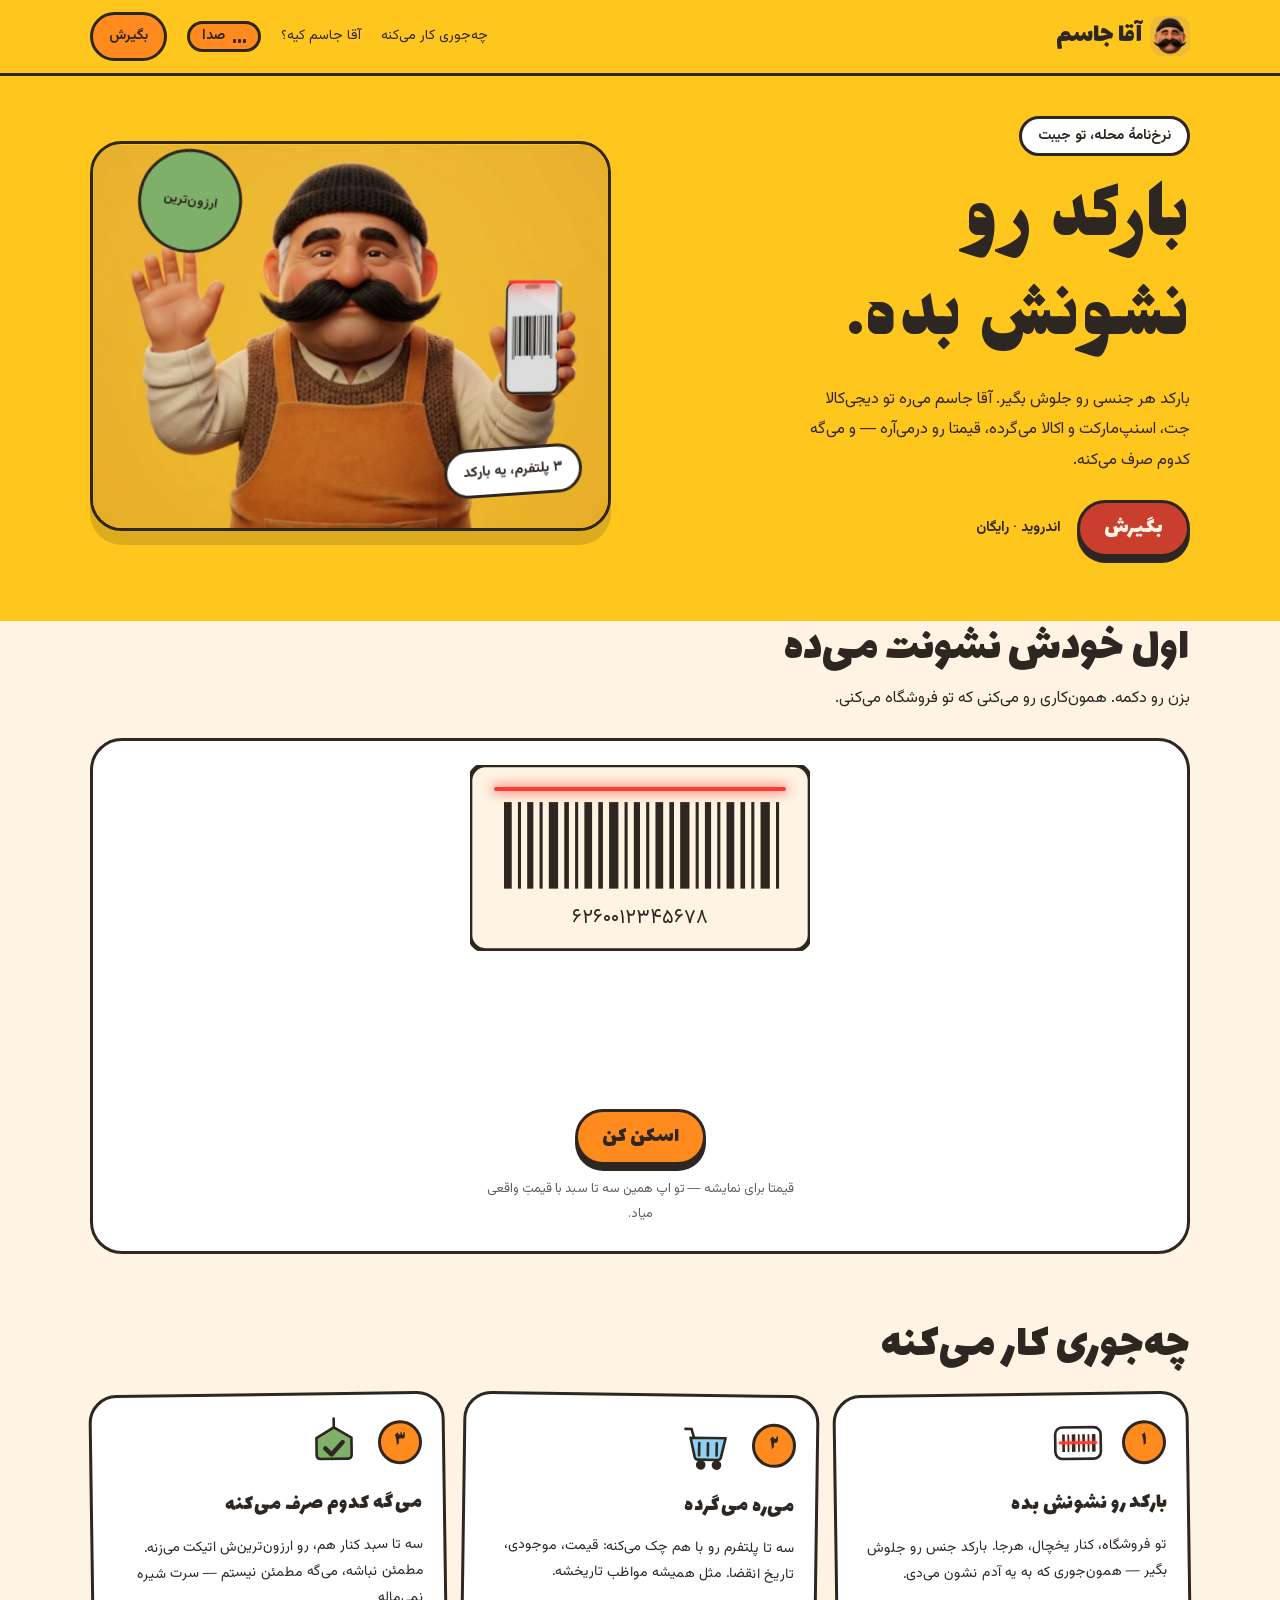
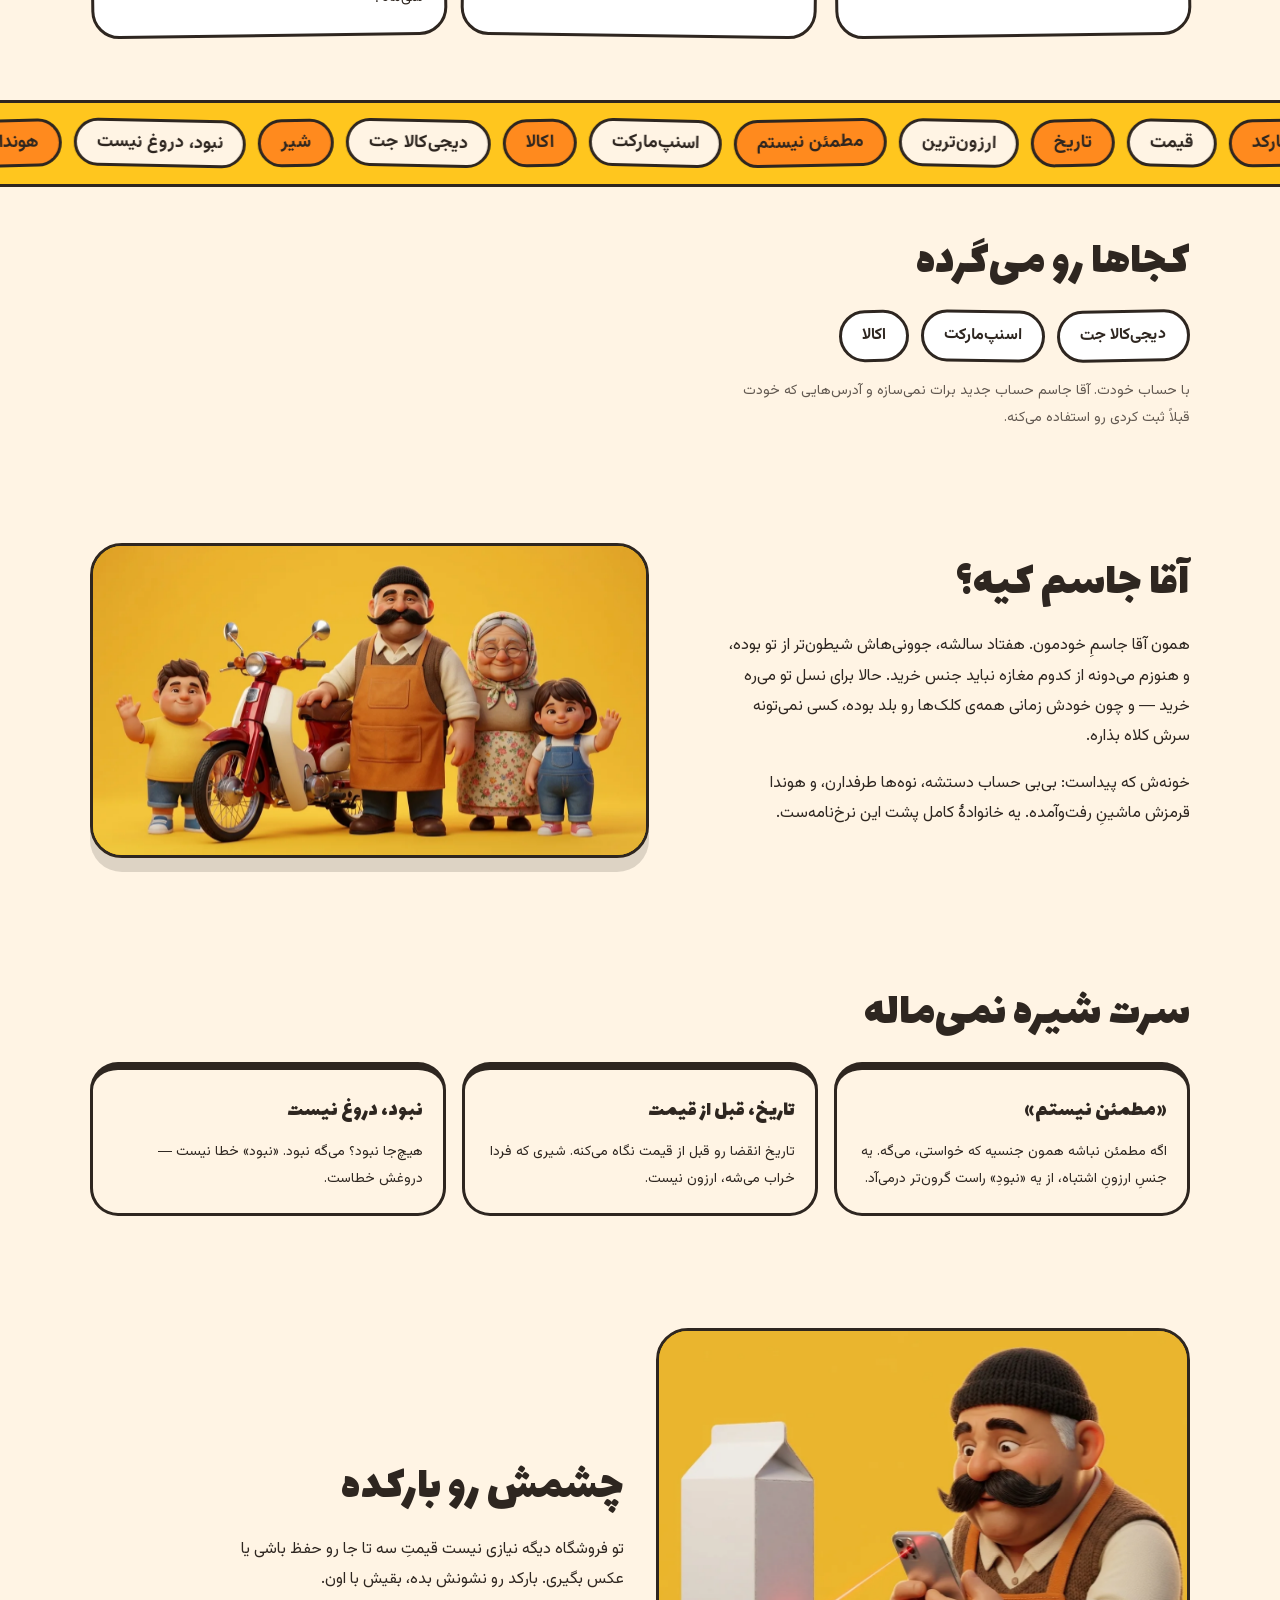
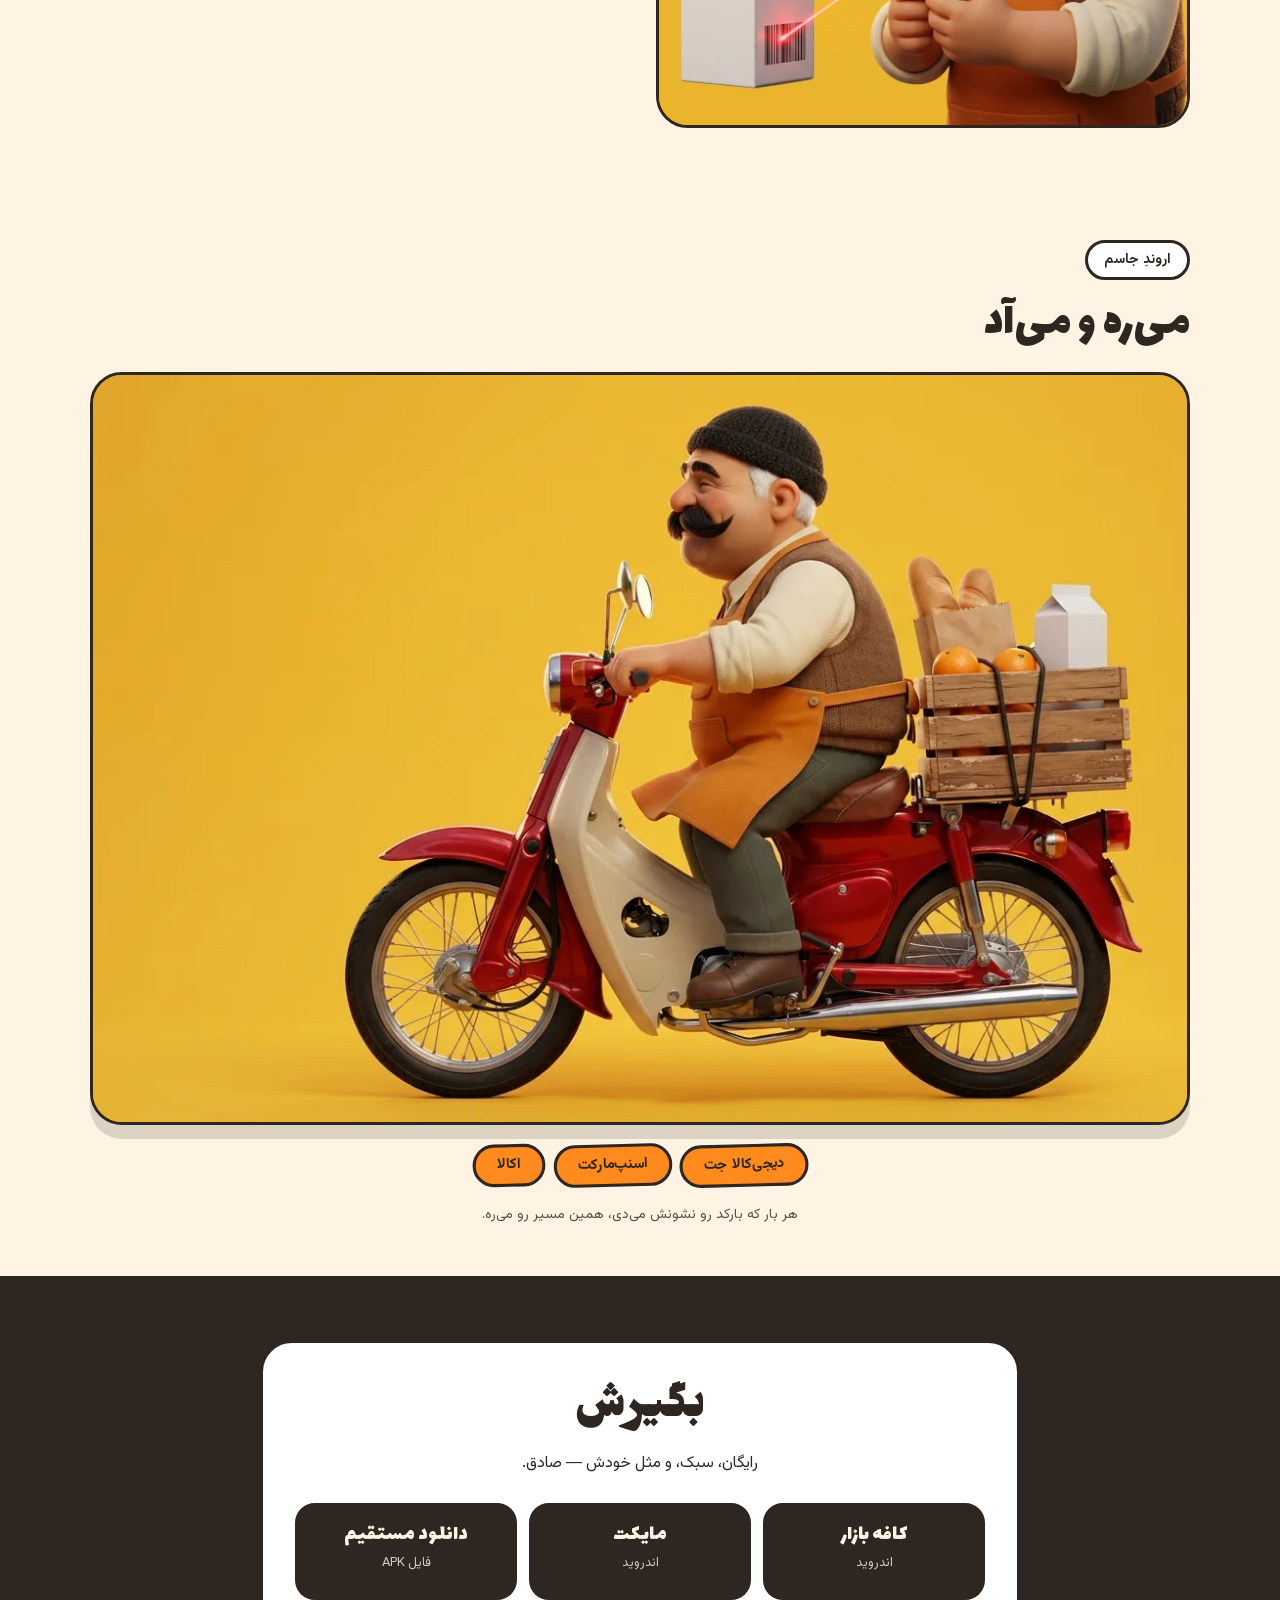
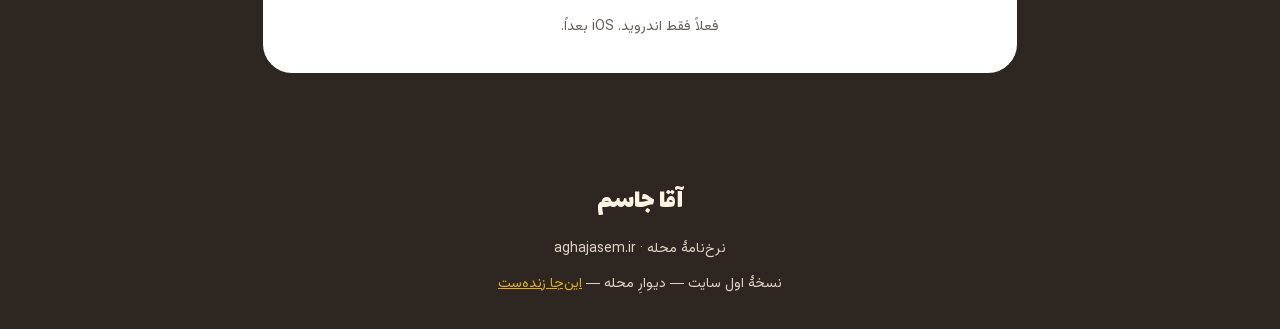
<file: index.html>
<!doctype html>
<html lang="fa" dir="rtl">
<head>
<meta charset="utf-8">
<meta name="viewport" content="width=device-width, initial-scale=1">
<title>آقا جاسم — بارکد رو نشونش بده</title>
<meta name="description" content="بارکد هر جنسی رو نشونش بده؛ آقا جاسم قیمتش رو تو دیجی‌کالا جت، اسنپ‌مارکت و اکالا درمی‌آره و می‌گه کدوم صرف می‌کنه.">
<meta property="og:type" content="website">
<meta property="og:title" content="آقا جاسم — بارکد رو نشونش بده">
<meta property="og:description" content="بارکد هر جنسی رو نشونش بده؛ آقا جاسم قیمتش رو تو دیجی‌کالا جت، اسنپ‌مارکت و اکالا درمی‌آره و می‌گه کدوم صرف می‌کنه.">
<meta property="og:url" content="https://aghajasem.ir">
<meta property="og:locale" content="fa_IR">
<meta property="og:image" content="https://aghajasem.ir/assets/social/og-aghajasem.jpg">
<meta name="twitter:card" content="summary_large_image">
<meta name="theme-color" content="#FFC61E">
<link rel="icon" href="./assets/icon/favicon.png" type="image/png">
<link rel="apple-touch-icon" href="./assets/icon/app-icon-192.png">
<link rel="preload" href="./assets/fonts/Jomhuria-Regular.subset.woff2" as="font" type="font/woff2" crossorigin>
<link rel="preload" href="./assets/fonts/Vazirmatn-Regular.subset.woff2" as="font" type="font/woff2" crossorigin>
<link rel="stylesheet" href="./assets/css/tokens.css">
<link rel="stylesheet" href="./assets/css/fonts.css">
<link rel="stylesheet" href="./assets/css/base.css">
<link rel="stylesheet" href="./assets/css/site.css">
<link rel="stylesheet" href="./assets/css/toy.css">
</head>
<body>
<a class="skip-link" href="#main">برو به متن اصلی</a>
<header class="masthead" id="masthead">
  <div class="wrap masthead__row">
    <a class="masthead__brand logo" href="./" aria-label="آقا جاسم">
      <img src="./assets/icon/app-icon-192.png" alt="" width="40" height="40" class="masthead__mark">
      <span class="masthead__word">آقا جاسم</span>
    </a>
    <nav class="masthead__nav" aria-label="بخش‌های صفحه">
      <a href="#how">چه‌جوری کار می‌کنه</a>
      <a href="#who">آقا جاسم کیه؟</a>
      <button class="sound" type="button" id="sound" aria-pressed="false">
        <span class="sound__eq" aria-hidden="true"><i></i><i></i><i></i></span>
        <span class="sound__word">صدا</span>
      </button>
      <a class="masthead__cta" href="#download">بگیرش</a>
    </nav>
  </div>
</header>
<main id="main">
  <section class="hero" data-scene data-scene-from="top">
    <div class="wrap hero__grid">
      <div class="hero__copy">
        <p class="hero__kicker">نرخ‌نامهٔ محله، تو جیبت</p>
        <h1 class="hero__title">بارکد رو<br>نشونش بده.</h1>
        <p class="hero__lede">
          بارکد هر جنسی رو جلوش بگیر. آقا جاسم می‌ره تو دیجی‌کالا جت،
          اسنپ‌مارکت و اکالا می‌گرده، قیمتا رو درمی‌آره — و می‌گه کدوم
          صرف می‌کنه.
        </p>
        <div class="hero__cta">
          <a class="btn btn--cta" href="#download" data-magnet data-click="tap">بگیرش</a>
          <p class="hero__note">اندروید · رایگان</p>
        </div>
      </div>
      <figure class="hero__stage">
        <span class="hero__figure" data-parallax data-speed="0.10" data-scale="1.05">
          <img class="hero__render" src="./assets/illustration/3d/jasem-hero.webp"
               width="1200" height="896" fetchpriority="high"
               alt="آقا جاسم لبخندزنان دست تکون می‌ده و گوشی‌اش رو با بارکد روی صفحه نشون می‌ده">
          <span class="hero__beam" aria-hidden="true"></span>
        </span>
        <span class="floaty floaty--sticker" data-parallax data-speed="-0.12" aria-hidden="true">ارزون‌ترین</span>
        <span class="floaty floaty--tag" data-parallax data-speed="-0.08" aria-hidden="true">۳ پلتفرم، یه بارکد</span>
      </figure>
    </div>
  </section>
  <section class="scan" id="scan">
    <div class="wrap">
      <h2 class="section__head reveal">اول خودش نشونت می‌ده</h2>
      <p class="section__lede reveal">بزن رو دکمه. همون‌کاری رو می‌کنی که تو فروشگاه می‌کنی.</p>
      <div class="demo reveal" id="demo">
        <div class="demo__scene">
          <svg class="demo__barcode" viewBox="0 0 220 120" aria-label="بارکد نمایشی">
            <rect width="220" height="120" rx="10" class="demo__plate"/>
            <g class="demo__bars">
              <rect x="22"  y="24" width="5" height="56"/>
              <rect x="31"  y="24" width="2" height="56"/>
              <rect x="37"  y="24" width="4" height="56"/>
              <rect x="45"  y="24" width="2" height="56"/>
              <rect x="51"  y="24" width="6" height="56"/>
              <rect x="61"  y="24" width="3" height="56"/>
              <rect x="68"  y="24" width="2" height="56"/>
              <rect x="74"  y="24" width="5" height="56"/>
              <rect x="83"  y="24" width="3" height="56"/>
              <rect x="90"  y="24" width="6" height="56"/>
              <rect x="100" y="24" width="2" height="56"/>
              <rect x="106" y="24" width="4" height="56"/>
              <rect x="114" y="24" width="2" height="56"/>
              <rect x="120" y="24" width="5" height="56"/>
              <rect x="129" y="24" width="3" height="56"/>
              <rect x="136" y="24" width="6" height="56"/>
              <rect x="146" y="24" width="2" height="56"/>
              <rect x="152" y="24" width="4" height="56"/>
              <rect x="160" y="24" width="2" height="56"/>
              <rect x="166" y="24" width="5" height="56"/>
              <rect x="175" y="24" width="3" height="56"/>
              <rect x="182" y="24" width="2" height="56"/>
              <rect x="188" y="24" width="6" height="56"/>
              <rect x="198" y="24" width="2" height="56"/>
            </g>
            <text x="110" y="102" text-anchor="middle" class="demo__digits">۶۲۶۰۰۱۲۳۴۵۶۷۸</text>
          </svg>
          <span class="demo__beam" aria-hidden="true"></span>
        </div>
        <div class="demo__results" id="demo-results">
          <div class="bubble" style="--i:0">
            <span class="bubble__plat">دیجی‌کالا جت</span>
            <span class="bubble__price">۲۴۸٬۰۰۰ <small>تومان</small></span>
          </div>
          <div class="bubble bubble--win" style="--i:1">
            <span class="bubble__plat">اسنپ‌مارکت</span>
            <span class="bubble__price">۲۱۹٬۰۰۰ <small>تومان</small></span>
            <span class="bubble__sticker">ارزون‌ترین</span>
          </div>
          <div class="bubble" style="--i:2">
            <span class="bubble__plat">اکالا</span>
            <span class="bubble__price">۲۶۵٬۰۰۰ <small>تومان</small></span>
          </div>
        </div>
        <div class="demo__foot">
          <button class="btn btn--scan" type="button" id="scan-btn">اسکن کن</button>
          <p class="demo__caption">قیمتا برای نمایشه — تو اپ همین سه تا سبد با قیمتِ واقعی میاد.</p>
        </div>
      </div>
    </div>
  </section>
  <section class="section" id="how">
    <div class="wrap">
      <h2 class="section__head reveal">چه‌جوری کار می‌کنه</h2>
      <ol class="steps">
        <li class="step reveal" style="--i:0">
          <span class="step__num" aria-hidden="true">۱</span>
          <svg class="toy toy--card" viewBox="0 0 64 64" aria-hidden="true">
            <rect class="toy__plate" x="6" y="14" width="52" height="36" rx="8"/>
            <g class="toy__bars">
              <rect x="14" y="22" width="3" height="20"/>
              <rect x="20" y="22" width="2" height="20"/>
              <rect x="25" y="22" width="4" height="20"/>
              <rect x="32" y="22" width="2" height="20"/>
              <rect x="37" y="22" width="3" height="20"/>
              <rect x="43" y="22" width="2" height="20"/>
              <rect x="48" y="22" width="4" height="20"/>
            </g>
            <rect class="toy__beam" x="10" y="30" width="44" height="3" rx="1.5"/>
          </svg>
          <h3 class="step__title">بارکد رو نشونش بده</h3>
          <p class="step__body">
            تو فروشگاه، کنار یخچال، هرجا. بارکد جنس رو جلوش بگیر — همون‌جوری
            که به یه آدم نشون می‌دی.
          </p>
        </li>
        <li class="step reveal" style="--i:1">
          <span class="step__num" aria-hidden="true">۲</span>
          <svg class="toy toy--cart" viewBox="0 0 64 64" aria-hidden="true">
            <g class="toy__basket">
              <path class="toy__solid" d="M12 24 h40 l-5 22 a4 4 0 0 1 -4 3 H21 a4 4 0 0 1 -4 -3 Z"/>
              <path class="toy__line" d="M22 30 v14 M32 30 v14 M42 30 v14"/>
            </g>
            <circle class="toy__wheel toy__wheel--a" cx="24" cy="55" r="4"/>
            <circle class="toy__wheel toy__wheel--b" cx="42" cy="55" r="4"/>
            <path class="toy__line" d="M6 14 h7 l3 10"/>
          </svg>
          <h3 class="step__title">می‌ره می‌گرده</h3>
          <p class="step__body">
            سه تا پلتفرم رو با هم چک می‌کنه: قیمت، موجودی، تاریخ انقضا. مثل
            همیشه مواظب تاریخشه.
          </p>
        </li>
        <li class="step reveal" style="--i:2">
          <span class="step__num" aria-hidden="true">۳</span>
          <svg class="toy toy--tag" viewBox="0 0 64 64" aria-hidden="true">
            <g class="toy__swing">
              <path class="toy__line" d="M32 4 v10"/>
              <path class="toy__win" d="M32 14 l20 12 v20 a4 4 0 0 1 -4 4 H16 a4 4 0 0 1 -4 -4 V26 Z"/>
              <path class="toy__tick" d="M22 38 l7 7 13 -14"/>
            </g>
          </svg>
          <h3 class="step__title">می‌گه کدوم صرف می‌کنه</h3>
          <p class="step__body">
            سه تا سبد کنار هم، رو ارزون‌ترین‌ش اتیکت می‌زنه. مطمئن نباشه،
            می‌گه مطمئن نیستم — سرت شیره نمی‌ماله.
          </p>
        </li>
      </ol>
    </div>
  </section>
  <section class="reel" aria-label="واژه‌های اروندِ جاسم">
    <div class="reel__track" id="reel-track">
      <span class="reel__item">زنبیل</span>
      <span class="reel__item">بارکد</span>
      <span class="reel__item">قیمت</span>
      <span class="reel__item">تاریخ</span>
      <span class="reel__item">ارزون‌ترین</span>
      <span class="reel__item">مطمئن نیستم</span>
      <span class="reel__item">اسنپ‌مارکت</span>
      <span class="reel__item">اکالا</span>
      <span class="reel__item">دیجی‌کالا جت</span>
      <span class="reel__item">شیر</span>
      <span class="reel__item">نبود، دروغ نیست</span>
      <span class="reel__item">هوندا</span>
      <span class="reel__item">زنبیل</span>
      <span class="reel__item">بارکد</span>
      <span class="reel__item">قیمت</span>
      <span class="reel__item">تاریخ</span>
      <span class="reel__item">ارزون‌ترین</span>
      <span class="reel__item">مطمئن نیستم</span>
      <span class="reel__item">اسنپ‌مارکت</span>
      <span class="reel__item">اکالا</span>
      <span class="reel__item">دیجی‌کالا جت</span>
      <span class="reel__item">شیر</span>
      <span class="reel__item">نبود، دروغ نیست</span>
      <span class="reel__item">هوندا</span>
    </div>
  </section>
  <section class="section section--tight">
    <div class="wrap">
      <h2 class="section__head reveal">کجاها رو می‌گرده</h2>
      <ul class="chips reveal"><li class="chip">دیجی‌کالا جت</li>
        <li class="chip">اسنپ‌مارکت</li>
        <li class="chip">اکالا</li></ul>
      <p class="smallprint">
        با حساب خودت. آقا جاسم حساب جدید برات نمی‌سازه و آدرس‌هایی که خودت
        قبلاً ثبت کردی رو استفاده می‌کنه.
      </p>
    </div>
  </section>
  <section class="section who" id="who">
    <div class="wrap who__grid">
      <div class="who__copy">
        <h2 class="section__head reveal">آقا جاسم کیه؟</h2>
        <p class="who__body reveal">
          همون آقا جاسمِ خودمون. هفتاد سالشه، جوونی‌هاش شیطون‌تر از تو بوده، و
          هنوزم می‌دونه از کدوم مغازه نباید جنس خرید. حالا برای نسل تو می‌ره
          خرید — و چون خودش زمانی همه‌ی کلک‌ها رو بلد بوده، کسی نمی‌تونه سرش
          کلاه بذاره.
        </p>
        <p class="who__body reveal">
          خونه‌ش که پیداست: بی‌بی حساب دستشه، نوه‌ها طرفدارن، و هوندا قرمزش
          ماشینِ رفت‌وآمده. یه خانوادهٔ کامل پشت این نرخ‌نامه‌ست.
        </p>
      </div>
      <figure class="who__stage reveal">
        <img class="who__render" src="./assets/illustration/3d/jasem-family.webp"
             width="1376" height="768" loading="lazy" data-parallax
             data-speed="-0.06" data-scale="1.06"
             alt="آقا جاسم و بی‌بی با دو نوه‌شون، ایستاده کنار هوندا قرمز">
      </figure>
    </div>
  </section>
  <section class="section">
    <div class="wrap">
      <h2 class="section__head reveal">سرت شیره نمی‌ماله</h2>
      <ul class="oaths">
        <li class="oath reveal" style="--i:0">
          <h3 class="oath__title">«مطمئن نیستم»</h3>
          <p class="oath__body">
            اگه مطمئن نباشه همون جنسیه که خواستی، می‌گه. یه جنسِ ارزونِ اشتباه،
            از یه «نبودِ» راست گرون‌تر درمی‌آد.
          </p>
        </li>
        <li class="oath reveal" style="--i:1">
          <h3 class="oath__title">تاریخ، قبل از قیمت</h3>
          <p class="oath__body">
            تاریخ انقضا رو قبل از قیمت نگاه می‌کنه. شیری که فردا خراب می‌شه،
            ارزون نیست.
          </p>
        </li>
        <li class="oath reveal" style="--i:2">
          <h3 class="oath__title">نبود، دروغ نیست</h3>
          <p class="oath__body">
            هیچ‌جا نبود؟ می‌گه نبود. «نبود» خطا نیست — دروغش خطاست.
          </p>
        </li>
      </ul>
    </div>
  </section>
  <section class="section section--tight interlude" data-scene>
    <div class="wrap interlude__grid">
      <figure class="interlude__stage reveal">
        <img class="interlude__render" src="./assets/illustration/3d/jasem-scan.webp"
             width="1200" height="896" loading="lazy" data-parallax
             data-speed="0.08" data-scale="1.05"
             alt="آقا جاسم با گوشی بارکدِ یه پاکت شیر رو اسکن می‌کنه؛ پرتوی قرمز روی بارکده">
      </figure>
      <div class="interlude__copy reveal">
        <h2 class="section__head">چشمش رو بارکده</h2>
        <p class="interlude__body">
          تو فروشگاه دیگه نیازی نیست قیمتِ سه تا جا رو حفظ باشی یا عکس بگیری.
          بارکد رو نشونش بده، بقیش با اون.
        </p>
      </div>
    </div>
  </section>
  <section class="ride" id="ride" data-scene>
    <div class="wrap">
      <p class="ride__eyebrow reveal">اروندِ جاسم</p>
      <h2 class="section__head reveal">می‌ره و می‌آد</h2>
    </div>
    <div class="wrap">
      <figure class="ride__figure">
        <div class="ride__window">
          <img class="ride__render" src="./assets/illustration/3d/jasem-ride.webp"
               width="1376" height="768" loading="lazy"
               alt="آقا جاسم سوار هوندا قرمزش، با جعبهٔ خرید بسته به ترک">
        </div>
        <ol class="ride__stops" aria-hidden="true">
          <li class="ride__stop" style="--i:0">دیجی‌کالا جت</li>
          <li class="ride__stop" style="--i:1">اسنپ‌مارکت</li>
          <li class="ride__stop" style="--i:2">اکالا</li>
        </ol>
        <figcaption class="ride__caption">
          هر بار که بارکد رو نشونش می‌دی، همین مسیر رو می‌ره.
        </figcaption>
      </figure>
    </div>
  </section>
  <section class="section download" id="download">
    <div class="wrap">
      <div class="ticket reveal">
        <h2 class="ticket__title">بگیرش</h2>
        <p class="ticket__lede">رایگان، سبک، و مثل خودش — صادق.</p>
        <div class="stores"><button class="store" type="button" data-soon><span class="store__name">کافه بازار</span><span class="store__note">اندروید</span><span class="store__soon">به‌زودی</span></button>
        <button class="store" type="button" data-soon><span class="store__name">مایکت</span><span class="store__note">اندروید</span><span class="store__soon">به‌زودی</span></button>
        <button class="store" type="button" data-soon><span class="store__name">دانلود مستقیم</span><span class="store__note">فایل APK</span><span class="store__soon">به‌زودی</span></button></div>
        <p class="ticket__smallprint">
          فعلاً فقط اندروید. <span class="ltr" dir="ltr">iOS</span> بعداً.
        </p>
      </div>
    </div>
  </section>
</main>
<footer class="footer">
  <div class="wrap footer__inner">
    <p class="footer__brand logo">آقا جاسم</p>
    <p class="footer__line">نرخ‌نامهٔ محله · <span class="ltr" dir="ltr">aghajasem.ir</span></p>
    <p class="footer__heritage">
      نسخهٔ اول سایت — دیوارِ محله —
      <a href="./old-versions/v0.1/">این‌جا زنده‌ست</a>
    </p>
  </div>
</footer>
<script type="module" src="./assets/js/app.js"></script>
</body>
</html>
</file>
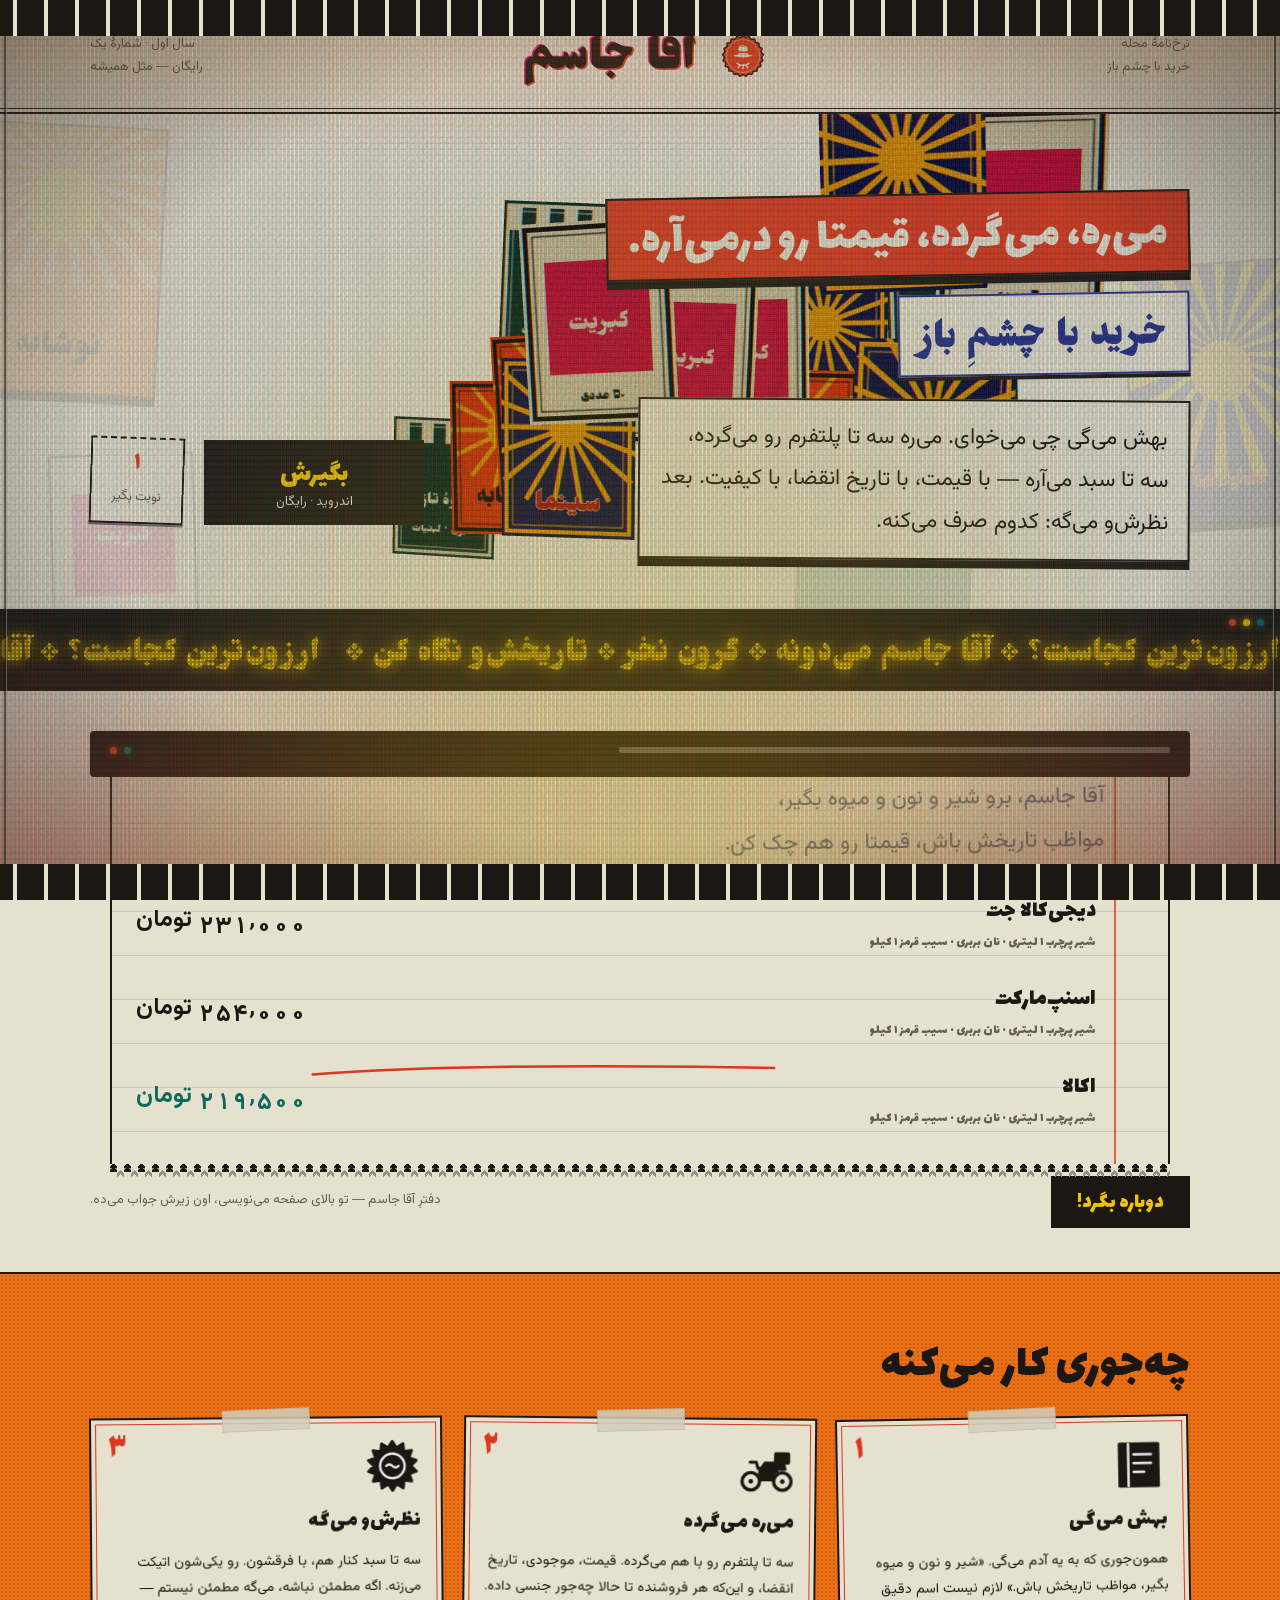
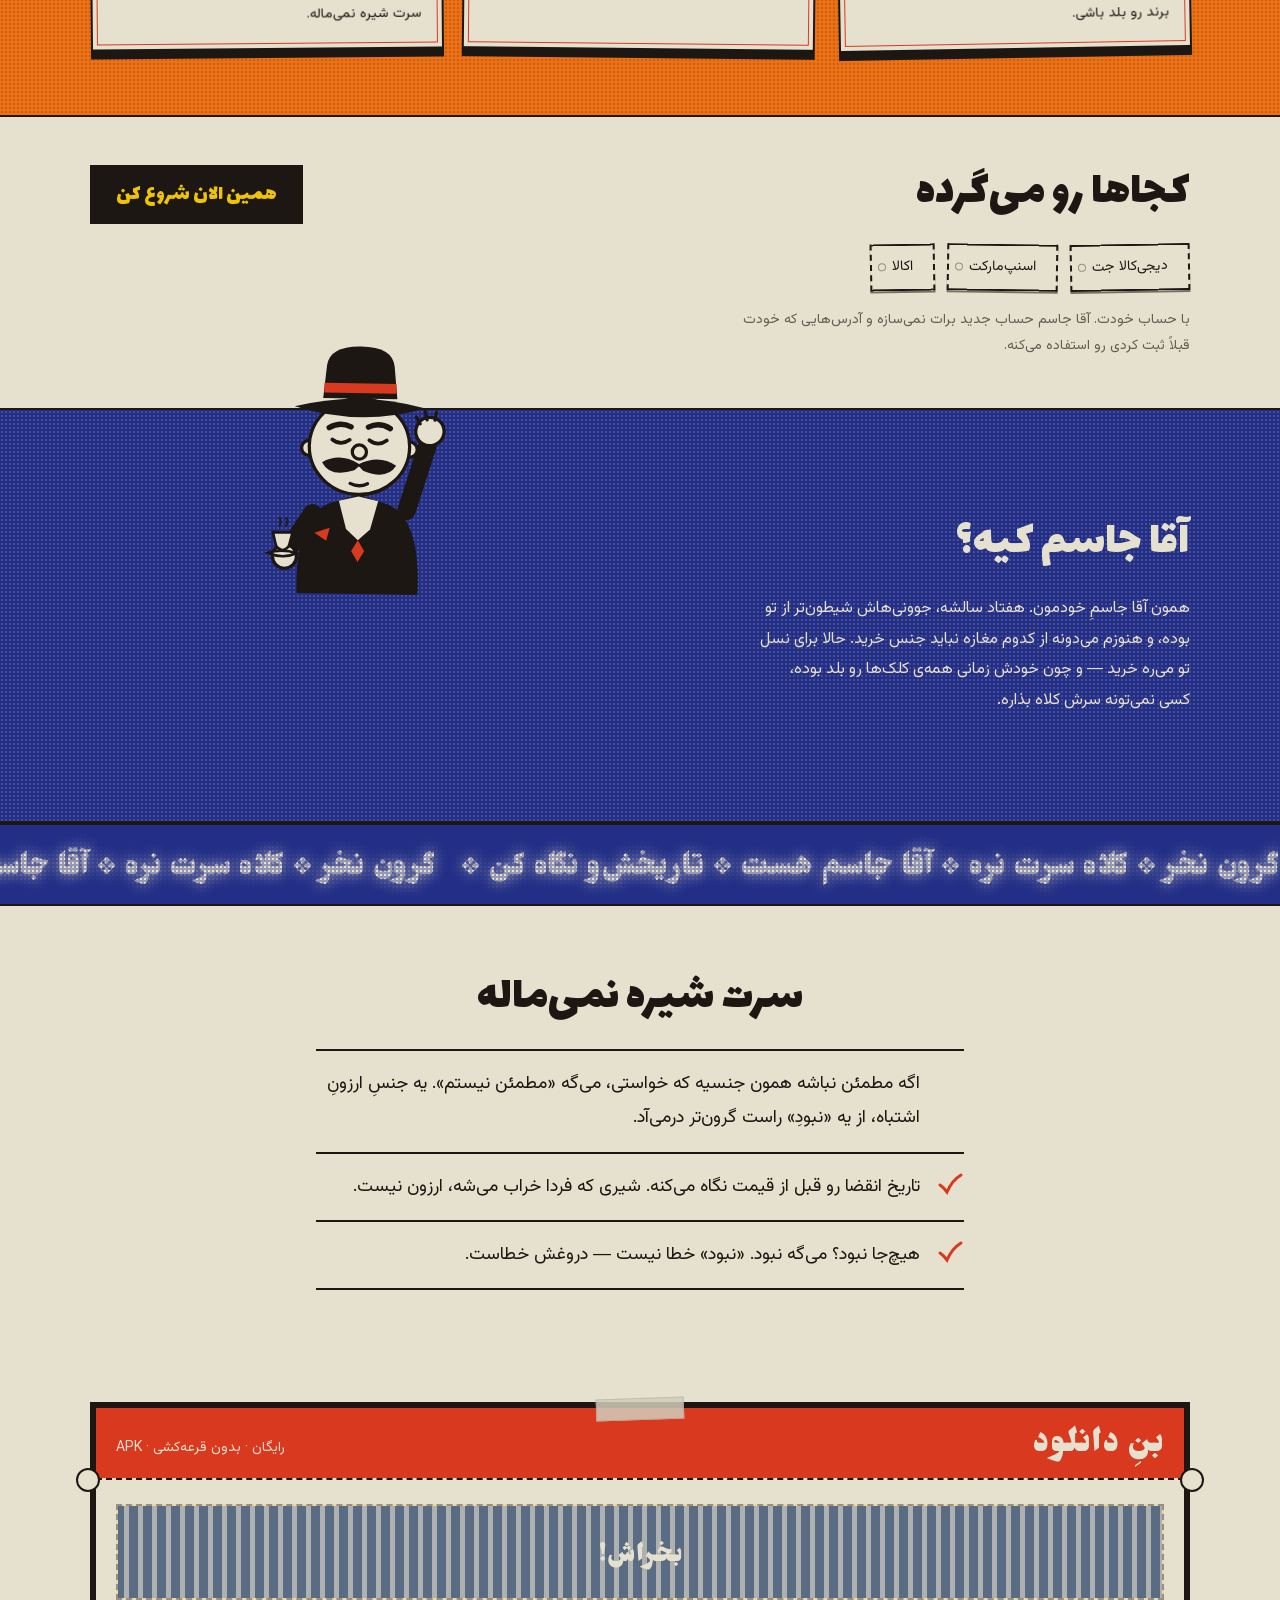
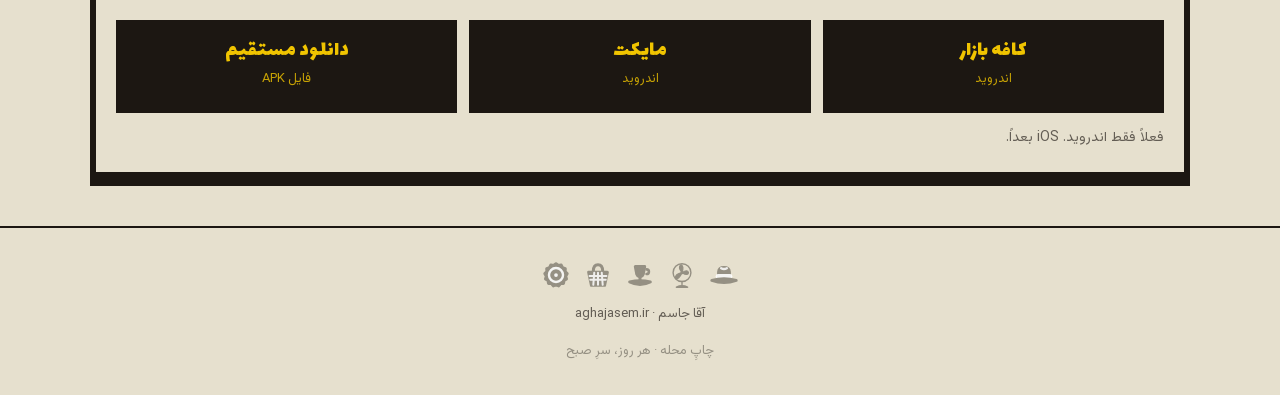
<file: old-versions/v0.1/index.html>
<!doctype html>
<html lang="fa" dir="rtl">
<head>
<meta charset="utf-8">
<meta name="viewport" content="width=device-width, initial-scale=1">
<title>آقا جاسم — قیمت‌ها رو درمی‌آره</title>
<meta name="description" content="بهش می‌گی چی می‌خوای، می‌ره سه تا پلتفرم رو می‌گرده، سه تا سبد می‌آره با قیمت و تاریخ و کیفیت. بعد می‌گه کدوم صرف می‌کنه.">

<meta property="og:type" content="website">
<meta property="og:title" content="آقا جاسم — قیمت‌ها رو درمی‌آره">
<meta property="og:description" content="بهش می‌گی چی می‌خوای، می‌ره سه تا پلتفرم رو می‌گرده، سه تا سبد می‌آره با قیمت و تاریخ و کیفیت. بعد می‌گه کدوم صرف می‌کنه.">
<meta property="og:url" content="https://aghajasem.ir">
<meta property="og:locale" content="fa_IR">
<meta property="og:image" content="https://aghajasem.ir/assets/social/og-aghajasem.png">
<meta name="twitter:card" content="summary_large_image">
<meta name="theme-color" content="#D93A1F">

<link rel="icon" href="./assets/icon/favicon.svg" type="image/svg+xml">

<!-- Only the two faces above the fold. A third request here is a regression. -->
<link rel="preload" href="./assets/fonts/Jomhuria-Regular.subset.woff2" as="font" type="font/woff2" crossorigin>
<link rel="preload" href="./assets/fonts/Vazirmatn-Regular.subset.woff2" as="font" type="font/woff2" crossorigin>

<link rel="stylesheet" href="./assets/css/tokens.css">
<link rel="stylesheet" href="./assets/css/fonts.css">
<link rel="stylesheet" href="./assets/css/base.css">
<link rel="stylesheet" href="./assets/css/site.css">
</head>
<body>

<a class="skip-link" href="#main">برو به متن اصلی</a>

<!-- Ink-bleed filter: nothing in the era printed cleanly. -->
<svg width="0" height="0" aria-hidden="true" focusable="false" style="position:absolute">
  <filter id="jsm-ink" x="-6%" y="-6%" width="112%" height="112%">
    <feTurbulence type="fractalNoise" baseFrequency="0.9" numOctaves="2" seed="7" result="n"/>
    <feDisplacementMap in="SourceGraphic" in2="n" scale="1.6" xChannelSelector="R" yChannelSelector="G"/>
  </filter>
</svg>

<!-- Above-the-fold symbols only; the rest load from the sprite file. -->
<svg xmlns="http://www.w3.org/2000/svg" style="display:none" aria-hidden="true">
<defs>
  <style>
    symbol { --jsm-obj-w: 3; }
    symbol * { vector-effect: non-scaling-stroke; }
  </style>
</defs>

</svg>

<!-- ══ nameplate ══ -->
<header class="nameplate">
  <div class="wrap nameplate__row">
    <p class="nameplate__side">نرخ‌نامهٔ محله<br>خرید با چشمِ باز</p>
    <a class="nameplate__logo logo" href="./" aria-label="آقا جاسم">
      <img src="./assets/logo/jasem-mark.svg" alt="" width="44" height="44" class="nameplate__mark">
      <svg xmlns="http://www.w3.org/2000/svg" viewBox="0 0 391 161" role="img" aria-label="آقا جاسم" color="#1C1712">
  <title>آقا جاسم</title>
  <!--
    Chromatic misregistration, carried by the wordmark itself: the same shaped
    path group printed three times — شنگرف, صورتی, then مرکب on top — offset by
    the misregister metric, exactly the way a cheap three-plate job never lined
    up. Composed from the measured paths make_wordmark.py emitted; the Persian
    was shaped by HarfBuzz before outlining and must never be re-typed by hand.
    The top plate follows currentColor so a one-ink cut is always available.
  -->
  <defs>
    <g id="jsm-wm">
      <g transform="translate(15.44 105.15)">
      <path transform="translate(0.00 -0.00) scale(0.053333 -0.053333)" d="M407 -499Q375 -130 373 4Q371 100 390.5 146.0Q410 192 464 192Q521 192 617.0 144.0Q713 96 780 48L847 0L973 193Q998 109 1068.5 54.5Q1139 0 1229 0H1376V436H1215Q1175 436 1140.0 455.0Q1105 474 1079.5 505.5Q1054 537 1028.5 576.5Q1003 616 982.0 658.0Q961 700 935.0 739.5Q909 779 882.0 810.5Q855 842 817.5 861.0Q780 880 737 880Q665 880 615.5 842.0Q566 804 495 708Q373 543 400 436H375Q369 436 359.5 436.0Q350 436 322.5 431.0Q295 426 270.0 417.0Q245 408 214.5 386.5Q184 365 162.0 335.0Q140 305 125.0 255.0Q110 205 110 143V-648ZM569 516Q569 604 649 604Q688 604 743.5 562.0Q799 520 835 478L871 436H662Q629 436 599.0 456.0Q569 476 569 516Z"/>
    <path transform="translate(69.65 -0.00) scale(0.053333 -0.053333)" d="M655 194Q655 190 656.0 183.5Q657 177 662.0 158.0Q667 139 674.5 122.0Q682 105 698.0 84.0Q714 63 735.5 48.0Q757 33 791.0 22.5Q825 12 866 12Q917 12 958.0 29.5Q999 47 1024.5 74.5Q1050 102 1067.5 138.0Q1085 174 1092.0 209.5Q1099 245 1099 280L1098 579Q1098 636 1076.0 697.5Q1054 759 1032 792L1010 825L811 668Q846 635 869.0 601.0Q892 567 899.0 538.0Q906 509 900.0 485.5Q894 462 870.5 449.0Q847 436 809 436Q781 436 762.5 452.5Q744 469 737.5 492.5Q731 516 728.0 539.0Q725 562 726 578L728 595H581Q582 589 582.5 578.0Q583 567 580.0 539.5Q577 512 569.0 491.0Q561 470 540.5 453.0Q520 436 489 436Q443 436 421.5 476.0Q400 516 401 556L402 595H256V479Q256 460 241.0 448.0Q226 436 193 436H-70V0H52Q90 0 122.5 6.5Q155 13 177.5 24.5Q200 36 219.0 50.5Q238 65 249.5 81.0Q261 97 270.0 113.0Q279 129 283.5 143.5Q288 158 290.5 169.5Q293 181 294 187V194Q294 186 296.0 173.0Q298 160 309.5 126.5Q321 93 339.5 67.0Q358 41 396.0 20.0Q434 -1 485 -1Q514 -1 539.0 10.0Q564 21 580.5 38.0Q597 55 611.0 75.5Q625 96 633.0 117.0Q641 138 646.0 155.0Q651 172 653 183Z"/>
    <path transform="translate(132.48 -0.00) scale(0.053333 -0.053333)" d="M411 0H699V436H479Q454 436 444 464Q442 472 442 479L443 1362L110 1104V301Q110 176 198.0 88.0Q286 0 411 0Z"/>
    <path transform="translate(166.03 -0.00) scale(0.053333 -0.053333)" d="M200 -376H230L367 -244V-216L230 -85H200L69 -216V-244ZM286 0Q352 0 403.5 6.5Q455 13 492.0 21.5Q529 30 559.0 49.5Q589 69 606.5 84.5Q624 100 643.0 132.5Q662 165 671.5 186.5Q681 208 699 252Q709 277 715 291Q748 370 786.5 424.0Q825 478 856.5 499.0Q888 520 915.0 530.0Q942 540 957 538L972 536L1057 795H964Q778 795 625 859Q590 874 521.5 907.0Q453 940 415 956Q368 976 320 976Q300 976 279.5 970.5Q259 965 242.0 956.5Q225 948 208.0 934.5Q191 921 178.0 908.0Q165 895 151.0 877.5Q137 860 128.0 847.5Q119 835 108.0 817.5Q97 800 92.5 791.5Q88 783 81 770L74 757Q53 717 54.0 671.5Q55 626 77 587L116 520L192 575Q192 575 180 601Q158 673 243 688Q263 692 290 692Q327 692 386.5 669.5Q446 647 490.0 623.5Q534 600 592.5 566.5Q651 533 658 529Q648 513 644.5 508.0Q641 503 615.0 485.5Q589 468 554.5 460.5Q520 453 448.5 444.5Q377 436 281 436H-70V0Z"/>
    <path transform="translate(249.60 -0.00) scale(0.053333 -0.053333)" d="M411 0H699V436H479Q454 436 444 464Q442 472 442 479L443 1362L110 1104V301Q110 176 198.0 88.0Q286 0 411 0Z"/>
    <path transform="translate(283.15 -0.00) scale(0.053333 -0.053333)" d="M164 1281 284 1397 400 1281H430L567 1413V1441L430 1572H400L284 1457L164 1572H134L2 1441V1413L134 1281ZM128 904Q128 992 208 992Q247 992 302.5 950.0Q358 908 394 866L430 825H222Q188 825 158.0 844.5Q128 864 128 904ZM-70 0H394Q445 0 486.0 17.5Q527 35 553.0 62.5Q579 90 596.5 126.0Q614 162 621.0 197.5Q628 233 628 268V790Q628 961 530.5 1072.0Q433 1183 287 1183Q137 1183 68.5 1104.5Q0 1026 0 897V674Q0 603 50.0 553.0Q100 503 171 503H419Q433 503 443.0 493.0Q453 483 453 469Q453 455 443.0 445.5Q433 436 419 436H-70Z"/>
    <path transform="translate(320.85 -0.00) scale(0.053333 -0.053333)" d="M634 1371 613 1474Q541 1446 471.0 1437.5Q401 1429 354.0 1434.0Q307 1439 260.5 1455.0Q214 1471 197.0 1480.5Q180 1490 161 1502Q158 1504 157 1505Q76 1553 7 1450L-60 1353L4 1289L48 1356Q48 1356 105 1327Q304 1239 474 1285Q562 1310 634 1371ZM151 0 384 177 404 934 488 996 383 1362 154 1174Q116 1142 96.5 1096.5Q77 1051 81 1002Z"/>
    </g>
    </g>
  </defs>
  <use href="#jsm-wm" fill="#D93A1F" transform="translate(3 3)"/>
  <use href="#jsm-wm" fill="#E5187E" transform="translate(-3 -2)"/>
  <use href="#jsm-wm" fill="currentColor"/>
</svg>
    </a>
    <p class="nameplate__side nameplate__side--end">سال اول · شمارهٔ یک<br>رایگان — مثل همیشه</p>
  </div>
</header>

<main id="main">

  <!-- ══ hero: the wall ══ -->
  <section class="hero">
    <!-- The WebGL wall mounts here. Decoration only; when gated off, these
         CSS flyers — the things Jasem pinned to his own wall — ARE the wall. -->
    <div class="wall" id="wall" aria-hidden="true">
      <i class="flyer flyer--soda"></i>
      <i class="flyer flyer--film"></i>
      <i class="flyer flyer--mive"></i>
      <i class="flyer flyer--kebrit"></i>
    </div>

    <div class="wrap hero__wrap">
      <h1 class="hero__banner paste" style="--i:0"><span>می‌ره، می‌گرده، قیمتا رو درمی‌آره.</span></h1>

      <p class="hero__stencil paste" style="--i:1">خرید با چشمِ باز</p>

      <div class="hero__cols paste" style="--i:2">
        <p class="hero__lede sheet-note">
          بهش می‌گی چی می‌خوای. می‌ره سه تا پلتفرم رو می‌گرده، سه تا سبد
          می‌آره — با قیمت، با تاریخ انقضا، با کیفیت. بعد نظرش‌و می‌گه:
          کدوم صرف می‌کنه.
        </p>
        <div class="hero__cta">
          <a class="button button--cta" href="#download" data-magnet>بگیرش<span class="button__note">اندروید · رایگان</span></a>
          <!-- The queue-ticket pad. Tear one off; JS only, hidden otherwise. -->
          <div class="nobat" id="nobat" hidden>
            <button class="nobat__ticket" type="button" id="nobat-tear">
              <span class="nobat__num">۱</span>
              <span class="nobat__label">نوبت بگیر</span>
            </button>
          </div>
        </div>
      </div>
    </div>
  </section>

  <!-- ══ chant — the stereo display ══ -->
  <aside class="chant" aria-label="ارزون‌ترین کجاست؟ آقا جاسم می‌دونه.">
    <span class="chant__leds" aria-hidden="true"><i style="--led:var(--jsm-color-ink-sabz)"></i><i
      style="--led:var(--jsm-color-ink-limu);--d:.5s"></i><i
      style="--led:var(--jsm-color-ink-shangarf);--d:1.1s"></i></span>
    <div class="chant__track" aria-hidden="true">
      <span>ارزون‌ترین کجاست؟ ٭ آقا جاسم می‌دونه ٭ گرون نخر ٭ تاریخش‌و نگاه کن ٭ </span
      ><span>ارزون‌ترین کجاست؟ ٭ آقا جاسم می‌دونه ٭ گرون نخر ٭ تاریخش‌و نگاه کن ٭ </span>
    </div>
  </aside>

  <!-- ══ the ledger — the receipt machine ══ -->
  <section class="wrap demo sheet">
    <div class="printer" aria-hidden="true">
      <span class="printer__slot"></span>
      <span class="printer__leds"><i style="--led:var(--jsm-color-ink-sabz)"></i><i
        style="--led:var(--jsm-color-ink-shangarf);--d:.8s"></i></span>
    </div>
    <div class="ledger receipt"
         data-scenarios='[["۲۳۱٬۰۰۰","۲۵۴٬۰۰۰","۲۱۹٬۵۰۰"],["۲۴۴٬۰۰۰","۲۲۶٬۰۰۰","۲۶۱٬۰۰۰"],["۲۶۸٬۰۰۰","۲۹۰٬۵۰۰","۲۵۳٬۰۰۰"],["۲۴۸٬۰۰۰","۲۱۹٬۰۰۰","۲۶۵٬۰۰۰"]]'>
      <div class="ledger__inner">
        <p class="ledger__note">
          آقا جاسم، برو شیر و نون و میوه بگیر،<br>
          مواظب تاریخش باش، قیمتا رو هم چک کن.
        </p>

        <div class="ledger__rows">
          <div class="row">
            <span class="row__name">دیجی‌کالا جت
              <span class="row__items">شیر پرچرب ۱ لیتری · نان بربری · سیب قرمز ۱ کیلو</span>
            </span>
            <span class="row__price"><span class="reel" data-price="۲۴۸٬۰۰۰">۲۴۸٬۰۰۰</span> تومان</span>
          </div>

          <div class="row row--win">
            <svg class="row__circle" viewBox="0 0 460 96" aria-hidden="true" preserveAspectRatio="none">
              <path d="M96 12 C36 14 8 34 12 54 C16 76 78 88 214 88
                       C350 88 444 76 448 52 C452 30 396 14 268 10
                       C196 8 130 10 84 20"/>
            </svg>
            <span class="row__name">اسنپ‌مارکت
              <span class="row__items">شیر پرچرب ۱ لیتری · نان بربری · سیب قرمز ۱ کیلو</span>
            </span>
            <span class="row__price"><span class="reel" data-price="۲۱۹٬۰۰۰">۲۱۹٬۰۰۰</span> تومان</span>
            <p class="sticker">ارزون‌ترین</p>
          </div>

          <div class="row">
            <span class="row__name">اکالا
              <span class="row__items">شیر پرچرب ۱ لیتری · نان بربری · سیب قرمز ۱ کیلو</span>
            </span>
            <span class="row__price"><span class="reel" data-price="۲۶۵٬۰۰۰">۲۶۵٬۰۰۰</span> تومان</span>
          </div>
        </div>
      </div>
    </div>
    <div class="demo__foot">
      <button class="button button--search" type="button" id="search-again" hidden>دوباره بگرد!</button>
      <p class="demo__caption">دفترِ آقا جاسم — تو بالای صفحه می‌نویسی، اون زیرش جواب می‌ده.</p>
    </div>
  </section>

  <!-- ══ how — matchbox labels ══ -->
  <section class="section inked--warm halftone">
    <div class="wrap">
      <h2 class="section__head">چه‌جوری کار می‌کنه</h2>

      <ol class="steps">
        <li class="step matchbox sheet sheet--taped" data-tilt>
          <span class="matchbox__num" aria-hidden="true">۱</span>
          <svg class="step__obj" viewBox="0 0 64 64" aria-hidden="true"><use href="./assets/icon/objects.svg#jsm-daftar"/></svg>
          <h3 class="step__title">بهش می‌گی</h3>
          <p class="step__body">
            همون‌جوری که به یه آدم می‌گی. «شیر و نون و میوه بگیر، مواظب تاریخش
            باش.» لازم نیست اسم دقیق برند رو بلد باشی.
          </p>
        </li>
        <li class="step matchbox sheet sheet--taped" data-tilt>
          <span class="matchbox__num" aria-hidden="true">۲</span>
          <svg class="step__obj" viewBox="0 0 64 64" aria-hidden="true"><use href="./assets/icon/objects.svg#jsm-honda"/></svg>
          <h3 class="step__title">می‌ره می‌گرده</h3>
          <p class="step__body">
            سه تا پلتفرم رو با هم می‌گرده. قیمت، موجودی، تاریخ انقضا، و این‌که
            هر فروشنده تا حالا چه‌جور جنسی داده.
          </p>
        </li>
        <li class="step matchbox sheet sheet--taped" data-tilt>
          <span class="matchbox__num" aria-hidden="true">۳</span>
          <svg class="step__obj" viewBox="0 0 64 64" aria-hidden="true"><use href="./assets/icon/objects.svg#jsm-etiket"/></svg>
          <h3 class="step__title">نظرش‌و می‌گه</h3>
          <p class="step__body">
            سه تا سبد کنار هم، با فرقشون. رو یکی‌شون اتیکت می‌زنه. اگه مطمئن
            نباشه، می‌گه مطمئن نیستم — سرت شیره نمی‌ماله.
          </p>
        </li>
      </ol>
    </div>
  </section>

  <!-- ══ platforms — ticket stubs ══ -->
  <section class="section section--tight">
    <div class="wrap">
      <div class="split">
        <h2 class="section__head">کجاها رو می‌گرده</h2>
        <a class="button button--start" href="#download">همین الان شروع کن</a>
      </div>
      <ul class="chips"><li class="chip">دیجی‌کالا جت</li>
        <li class="chip">اسنپ‌مارکت</li>
        <li class="chip">اکالا</li></ul>
      <p class="smallprint">
        با حساب خودت. آقا جاسم حساب جدید برات نمی‌سازه و آدرس‌هایی که خودت
        قبلاً ثبت کردی رو استفاده می‌کنه.
      </p>
    </div>
  </section>

  <!-- ══ who — the لاجوردی block ══ -->
  <section class="section inked--cool halftone">
    <div class="wrap who">
      <div>
        <h2 class="section__head">آقا جاسم کیه؟</h2>
        <p class="who__body">
          همون آقا جاسمِ خودمون. هفتاد سالشه، جوونی‌هاش شیطون‌تر از تو بوده، و
          هنوزم می‌دونه از کدوم مغازه نباید جنس خرید. حالا برای نسل تو می‌ره
          خرید — و چون خودش زمانی همه‌ی کلک‌ها رو بلد بوده، کسی نمی‌تونه سرش
          کلاه بذاره.
        </p>
      </div>
      <div class="who__things">
        <img class="who__jasem" data-depth="0.08" loading="lazy" width="220" height="260"
             src="./assets/illustration/jasem-salam.svg" alt="آقا جاسم، با کلاه مخملی و سبیل، دست تکون می‌ده">
      </div>
    </div>
  </section>

  <!-- ══ second chant, لاجوردی cut ══ -->
  <aside class="chant chant--cool" aria-label="گرون نخر. کلاه سرت نره. آقا جاسم هست.">
    <div class="chant__track chant__track--rev" aria-hidden="true">
      <span>گرون نخر ٭ کلاه سرت نره ٭ آقا جاسم هست ٭ تاریخش‌و نگاه کن ٭ </span
      ><span>گرون نخر ٭ کلاه سرت نره ٭ آقا جاسم هست ٭ تاریخش‌و نگاه کن ٭ </span>
    </div>
  </aside>

  <!-- ══ honesty ══ -->
  <section class="section section--center">
    <div class="wrap">
      <h2 class="section__head">سرت شیره نمی‌ماله</h2>
      <ul class="oaths">
        <li class="oath">
          <svg class="oath__tick" viewBox="0 0 28 28" aria-hidden="true">
            <path d="M4 15 C7 17 9.5 20 11 22 C14 15 20 8 25 5"/>
          </svg>
          اگه مطمئن نباشه همون جنسیه که خواستی، می‌گه «مطمئن نیستم». یه جنسِ
          ارزونِ اشتباه، از یه «نبودِ» راست گرون‌تر درمی‌آد.
        </li>
        <li class="oath">
          <svg class="oath__tick" viewBox="0 0 28 28" aria-hidden="true">
            <path d="M4 15 C7 17 9.5 20 11 22 C14 15 20 8 25 5"/>
          </svg>
          تاریخ انقضا رو قبل از قیمت نگاه می‌کنه. شیری که فردا خراب می‌شه،
          ارزون نیست.
        </li>
        <li class="oath">
          <svg class="oath__tick" viewBox="0 0 28 28" aria-hidden="true">
            <path d="M4 15 C7 17 9.5 20 11 22 C14 15 20 8 25 5"/>
          </svg>
          هیچ‌جا نبود؟ می‌گه نبود. «نبود» خطا نیست — دروغش خطاست.
        </li>
      </ul>
    </div>
  </section>

  <!-- ══ download — the coupon ══ -->
  <section class="section section--tight" id="download">
    <div class="wrap">
      <div class="ticket sheet sheet--taped">
        <div class="ticket__head">
          <h2 class="ticket__title">بنِ دانلود</h2>
          <p class="ticket__meta">رایگان · بدون قرعه‌کشی · <span class="ltr" dir="ltr">APK</span></p>
        </div>
        <div class="ticket__body">
          <!-- Scratching honestly reveals «به‌زودی»; without JS it is printed. -->
          <div class="scratch">
            <p class="scratch__prize">به‌زودی</p>
            <canvas class="scratch__foil" aria-hidden="true"></canvas>
          </div>
          <div class="stores"><button class="store" type="button" data-soon><span class="store__name">کافه بازار</span><span class="store__note">اندروید</span><span class="store__soon">به‌زودی</span></button>
        <button class="store" type="button" data-soon><span class="store__name">مایکت</span><span class="store__note">اندروید</span><span class="store__soon">به‌زودی</span></button>
        <button class="store" type="button" data-soon><span class="store__name">دانلود مستقیم</span><span class="store__note">فایل APK</span><span class="store__soon">به‌زودی</span></button></div>
          <p class="smallprint">
            فعلاً فقط اندروید. <span class="ltr" dir="ltr">iOS</span> بعداً.
          </p>
        </div>
      </div>
    </div>
  </section>

</main>

<!-- ══ colophon ══ -->
<footer class="footer">
  <div class="wrap footer__inner">
    <div class="footer__objects">
      <button class="footer__hat" type="button" id="hat" aria-label="کلاه آقا جاسم">
        <svg viewBox="0 0 64 64" aria-hidden="true"><use href="./assets/icon/objects.svg#jsm-hat"/></svg>
      </button>
      <!-- Inlined, not <use>d: a shadow tree cannot be animated from outside. -->
      <svg class="footer__fan" viewBox="0 0 64 64" aria-hidden="true">
        <g fill="none" stroke="currentColor" stroke-width="3"
           stroke-linejoin="round" stroke-linecap="round">
          <circle cx="32" cy="27" r="19"/>
          <g class="fan__blades" fill="currentColor" stroke-width="2.4">
            <path d="M32 27 Q22 15 30 10 Q37 13 32 27 Z"/>
            <path d="M32 27 Q17 30 18 39 Q25 43 32 27 Z"/>
            <path d="M32 27 Q45 35 46 27 Q44 19 32 27 Z"/>
          </g>
          <circle cx="32" cy="27" r="3.4" fill="currentColor" stroke="none"/>
          <path d="M32 46 V52"/>
          <path d="M20 58 Q32 52 44 58 Z" fill="currentColor"/>
        </g>
      </svg>
      <svg viewBox="0 0 64 64" aria-hidden="true"><use href="./assets/icon/objects.svg#jsm-estekan"/></svg>
      <svg viewBox="0 0 64 64" aria-hidden="true"><use href="./assets/icon/objects.svg#jsm-zanbil"/></svg>
      <svg viewBox="0 0 64 64" aria-hidden="true"><use href="./assets/icon/objects.svg#jsm-darbutri"/></svg>
    </div>
    <p>آقا جاسم · <span class="ltr" dir="ltr">aghajasem.ir</span></p>
    <p class="footer__press">چاپِ محله · هر روز، سرِ صبح</p>
  </div>
</footer>

<!-- app.js is a module: browsers that cannot load it never get the .js
      class, so nothing hides waiting for script that will not arrive. -->
<script type="module" src="./assets/js/app.js"></script>

</body>
</html>
</file>
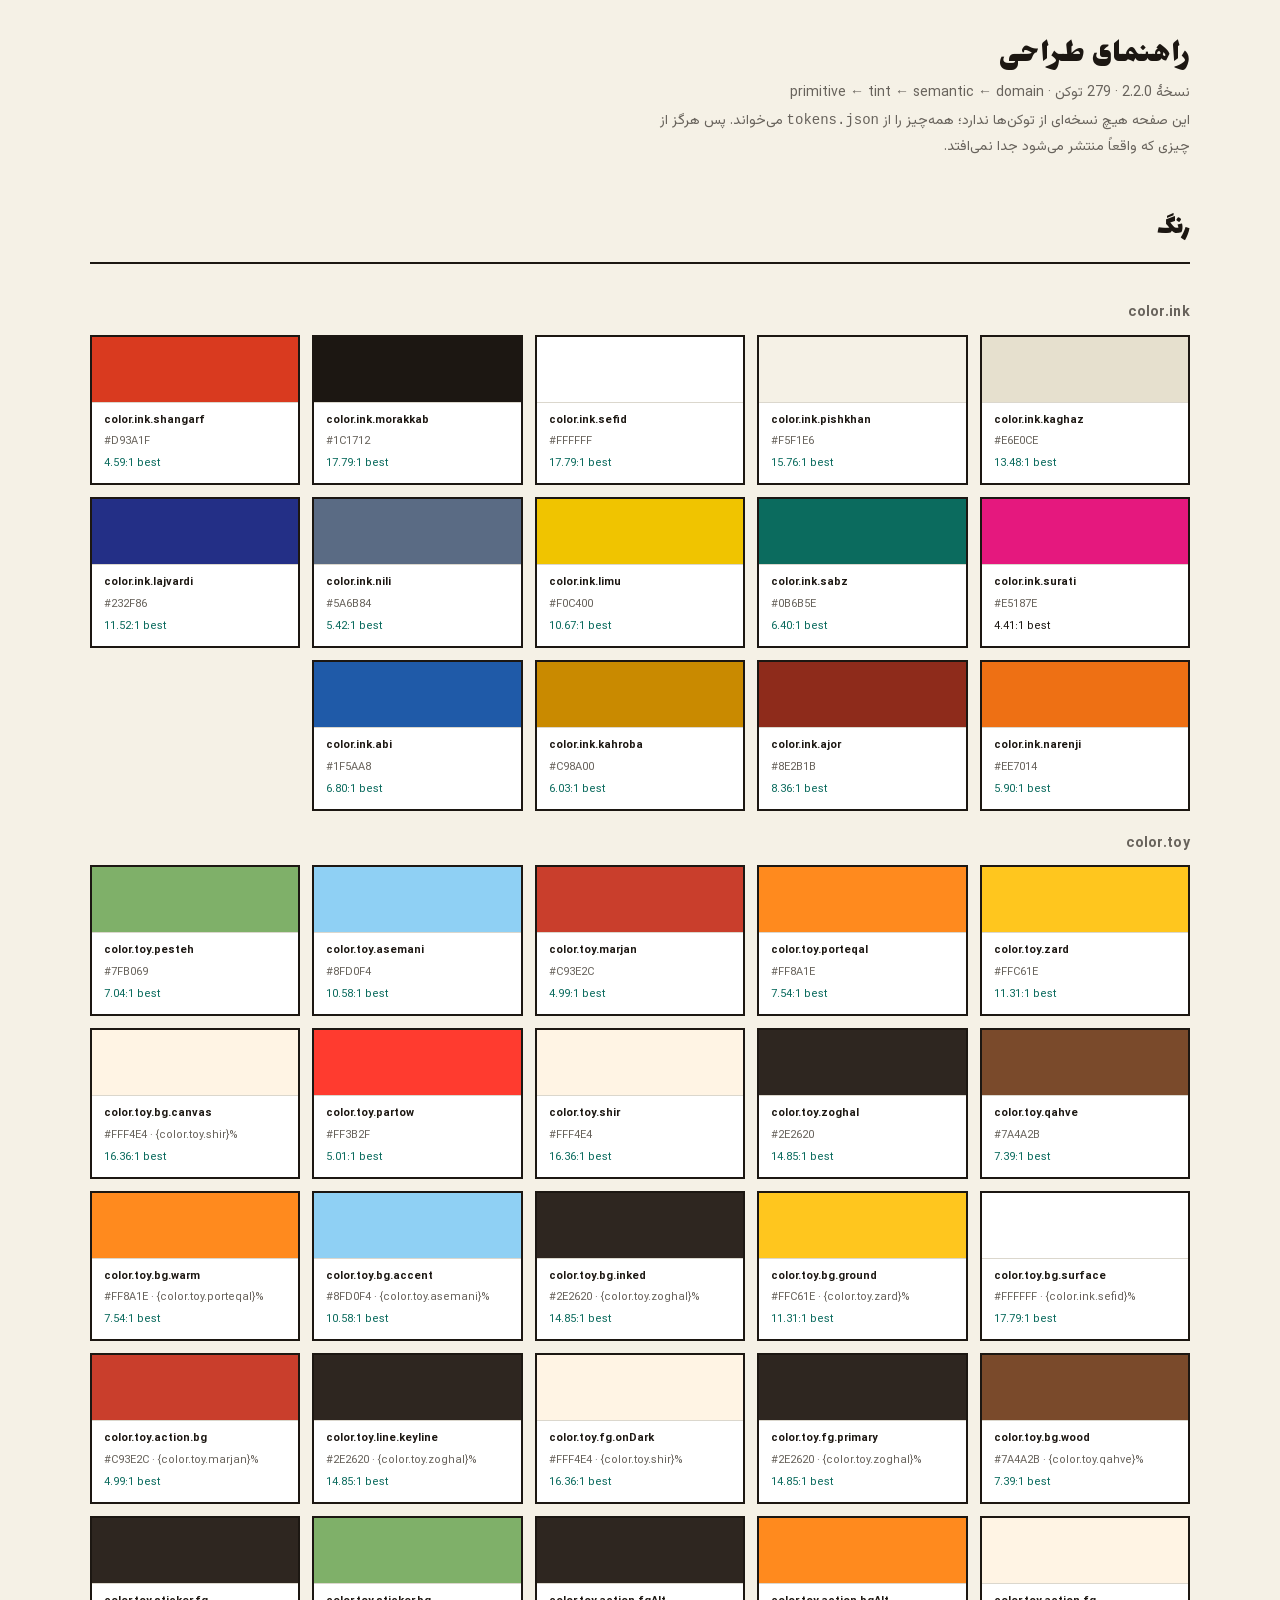
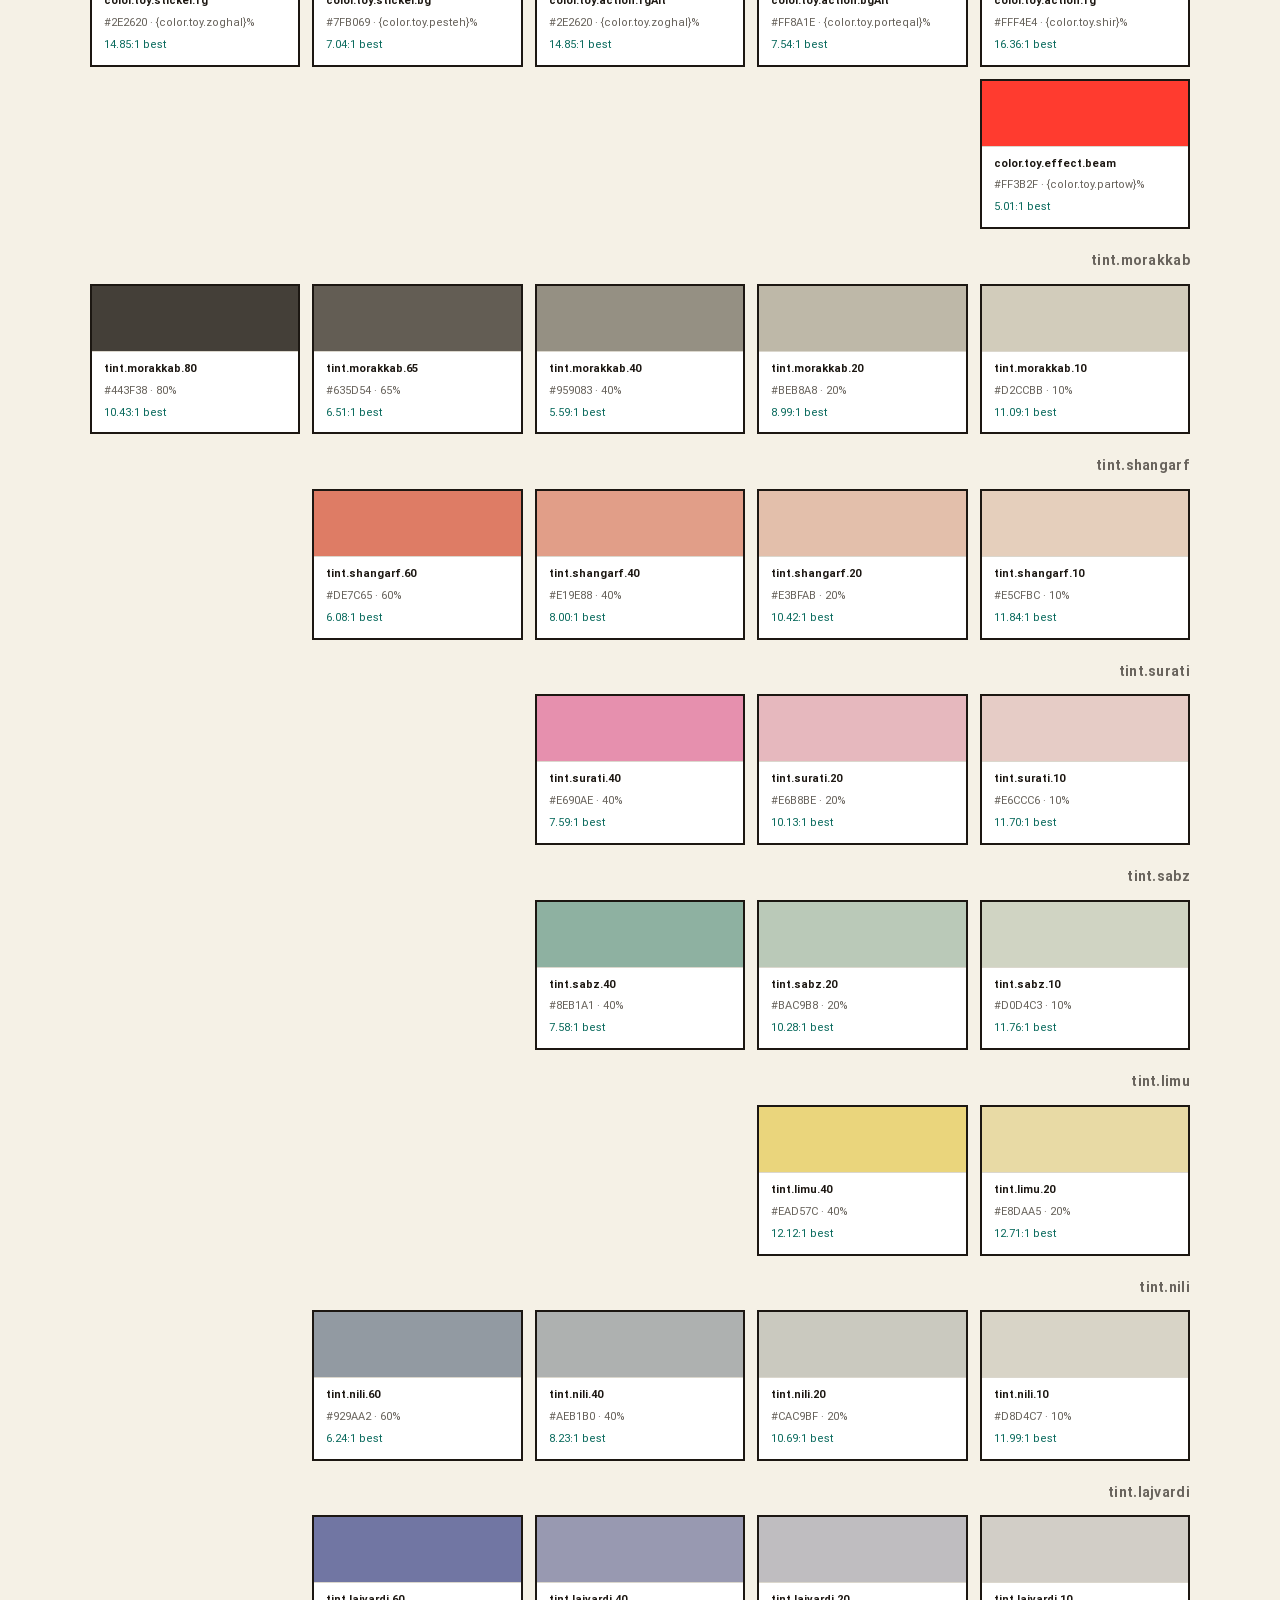
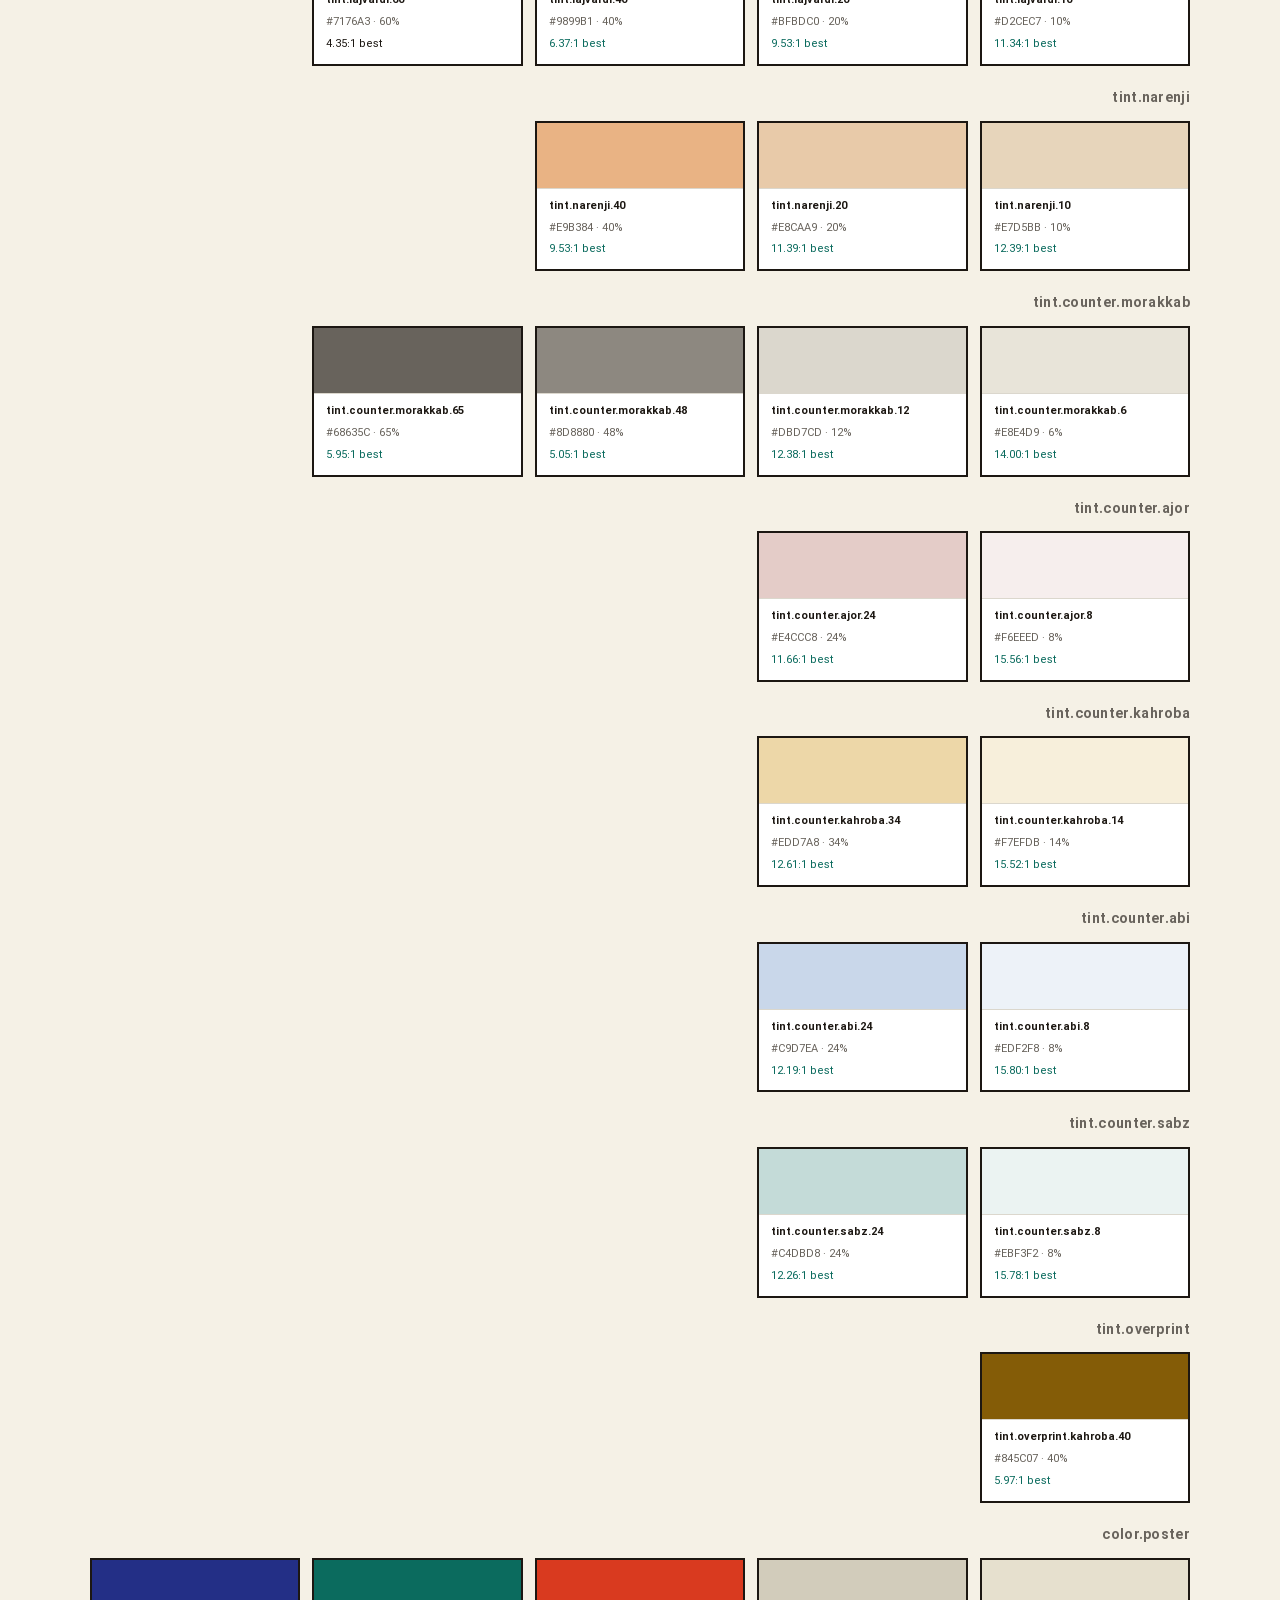
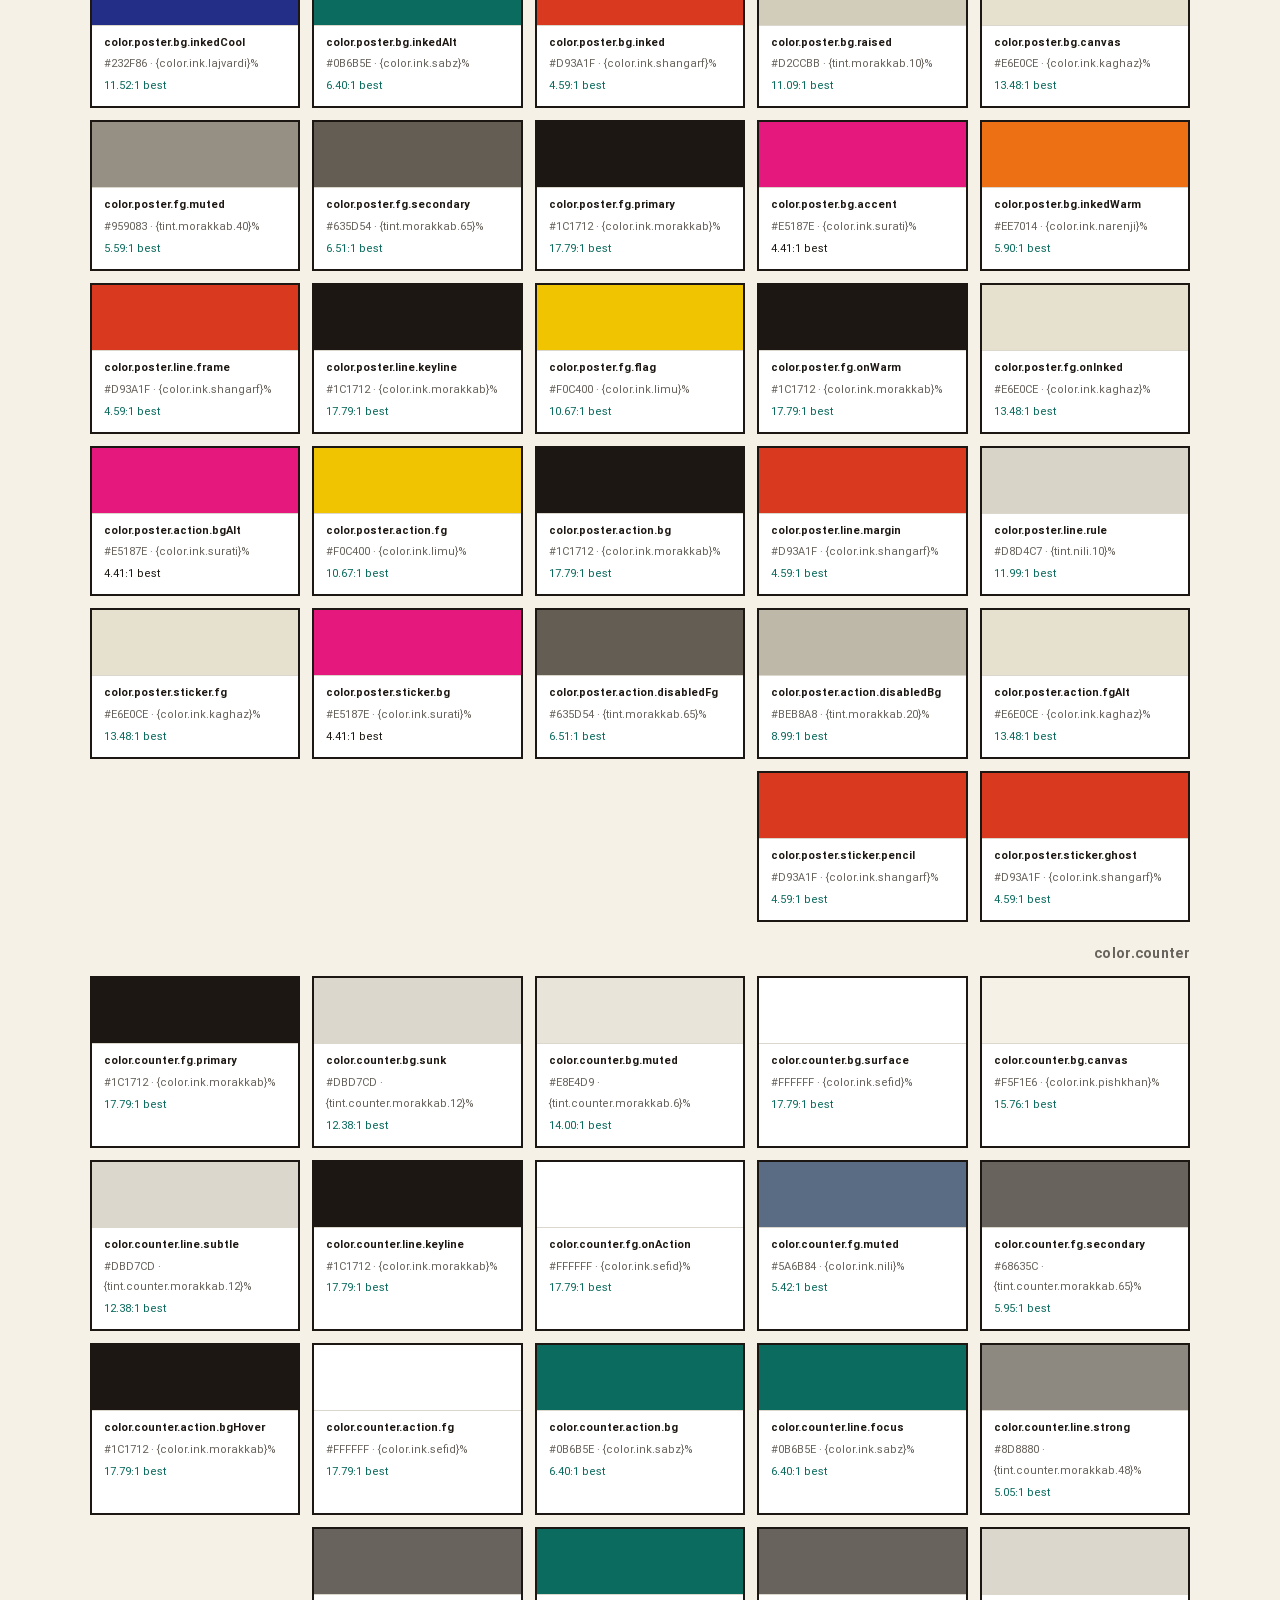
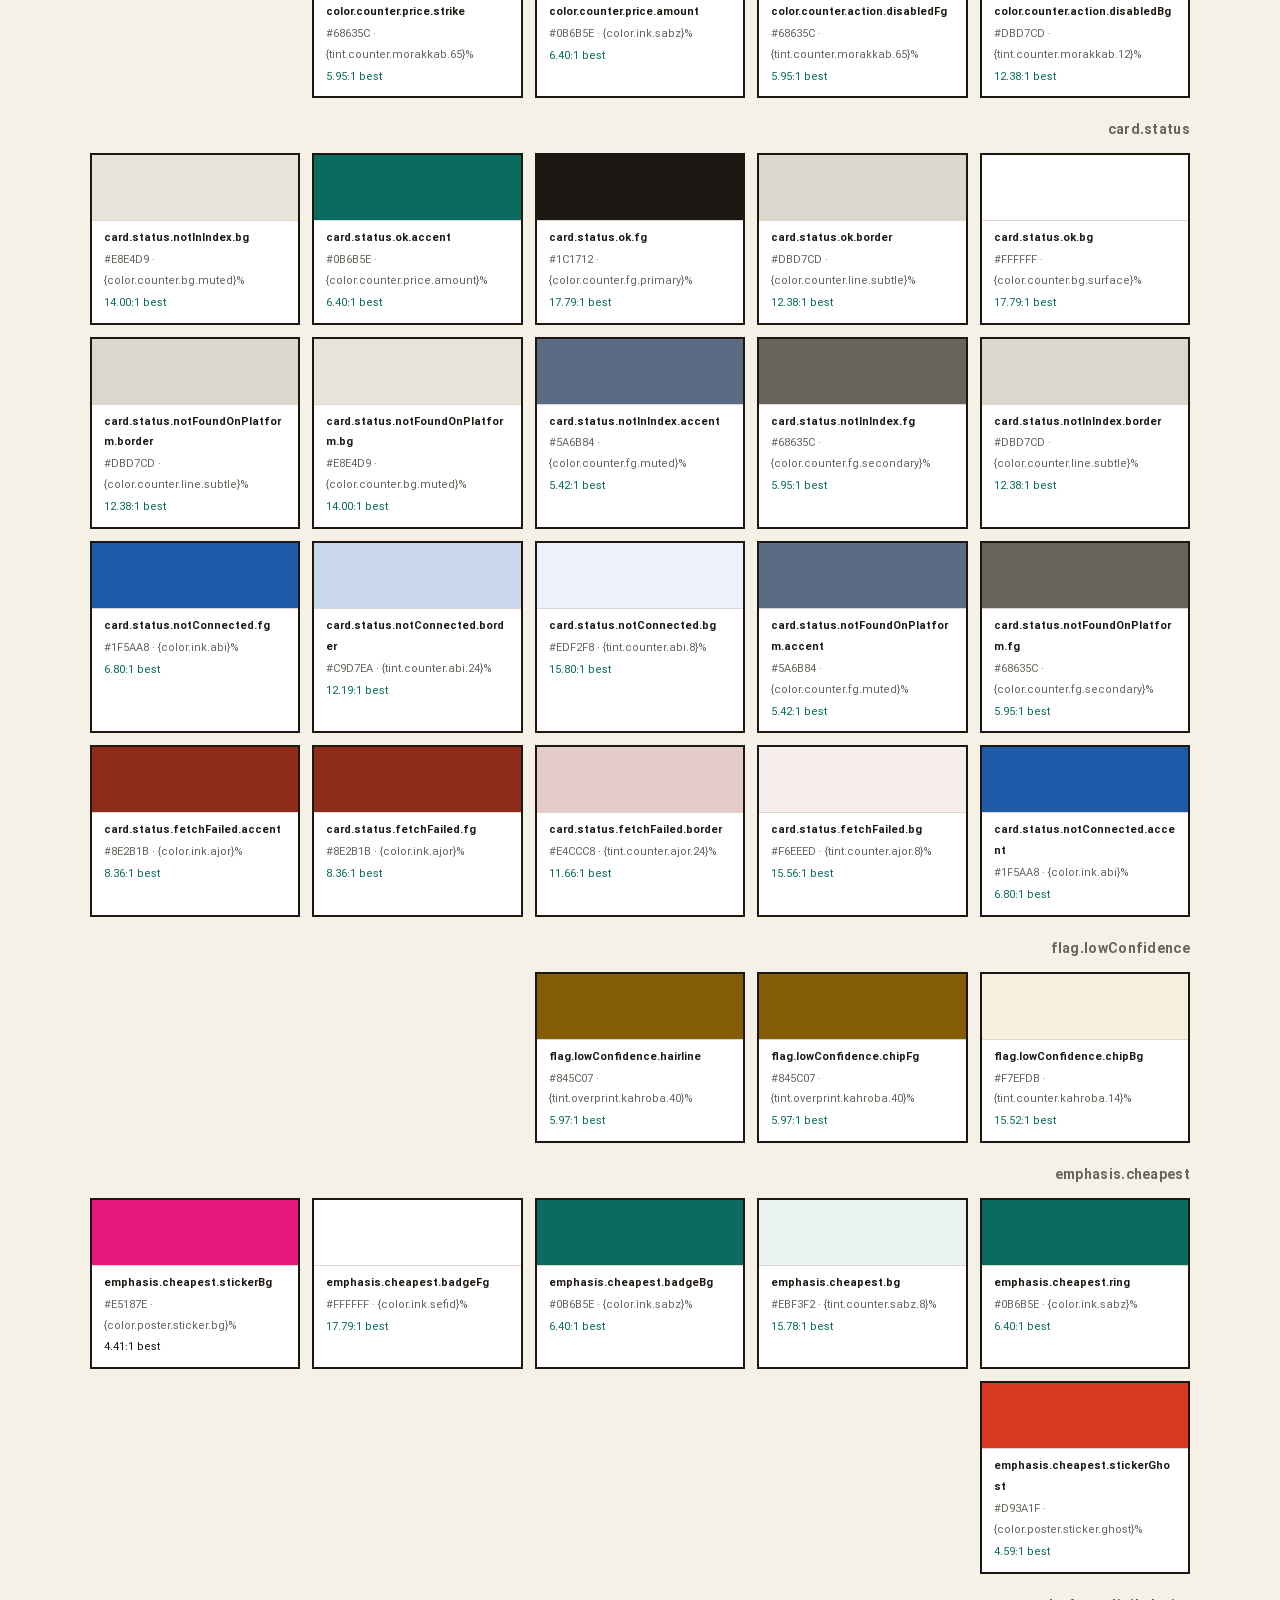
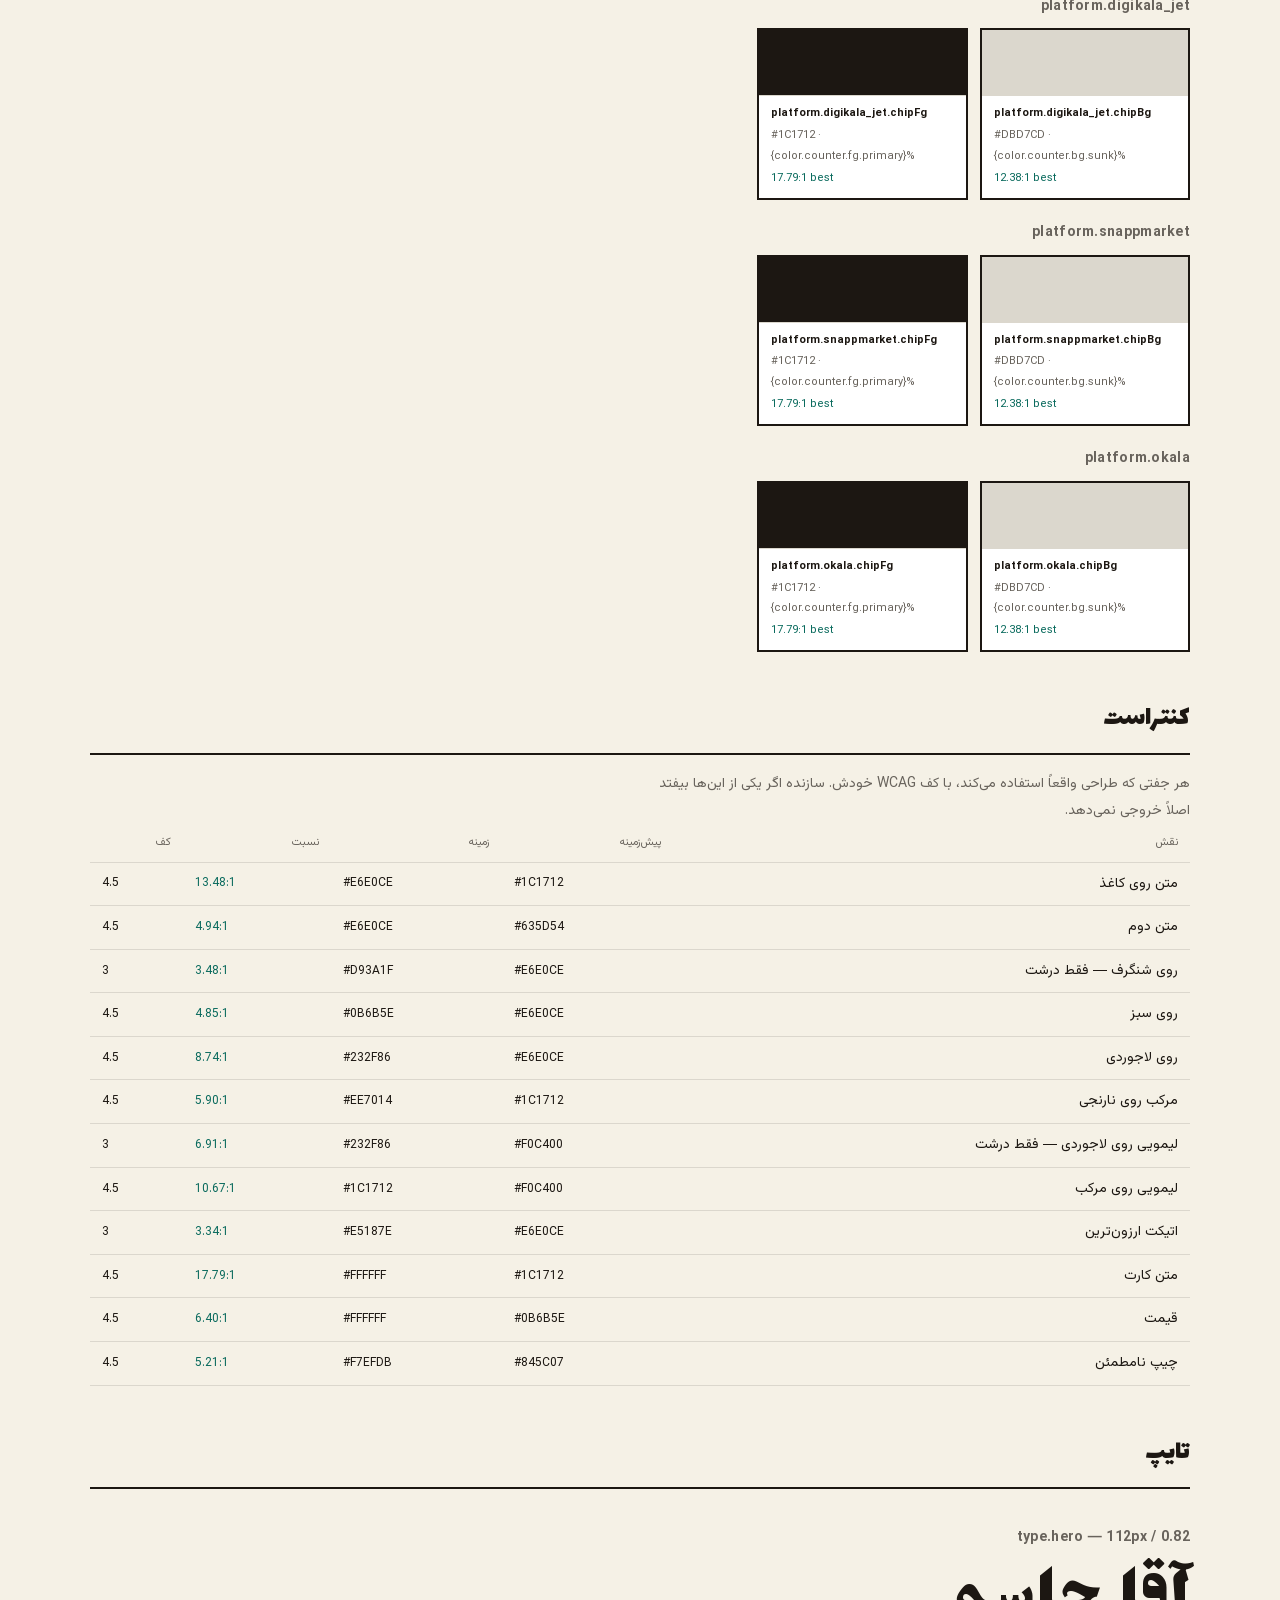
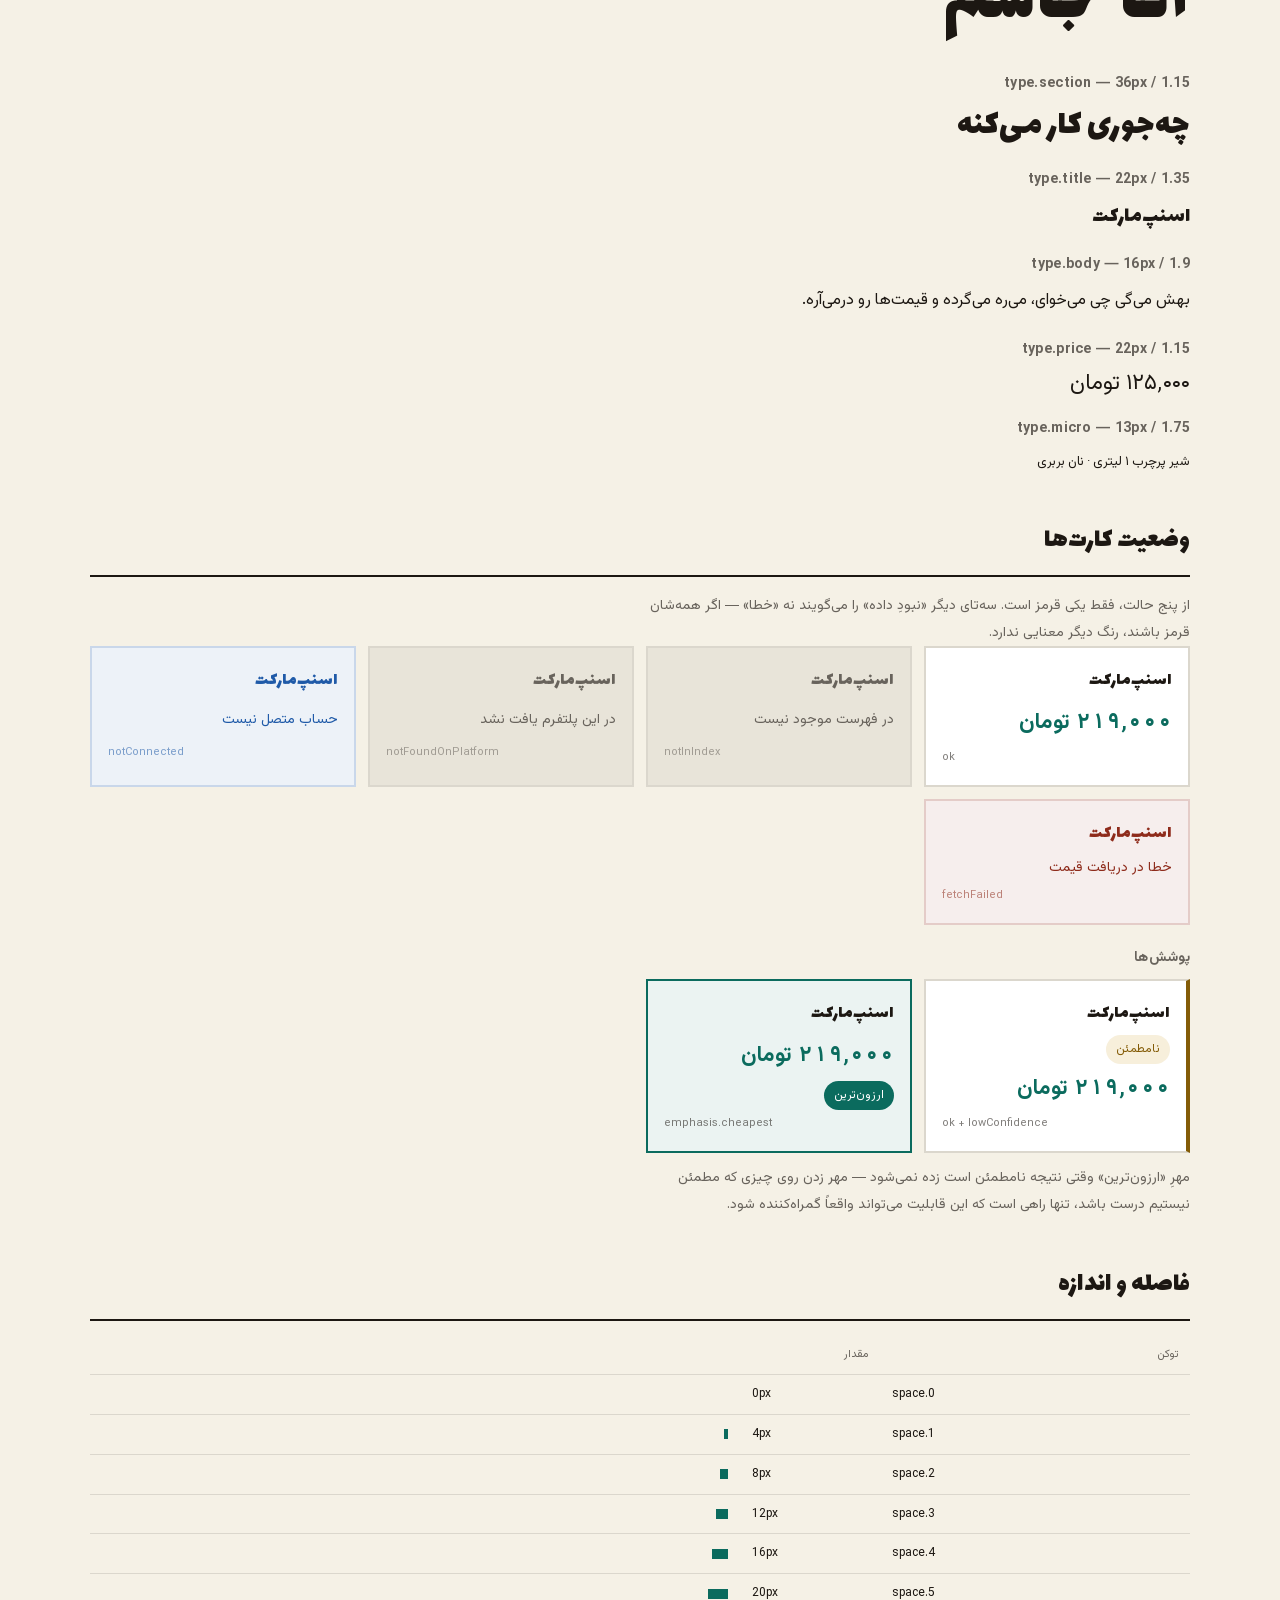
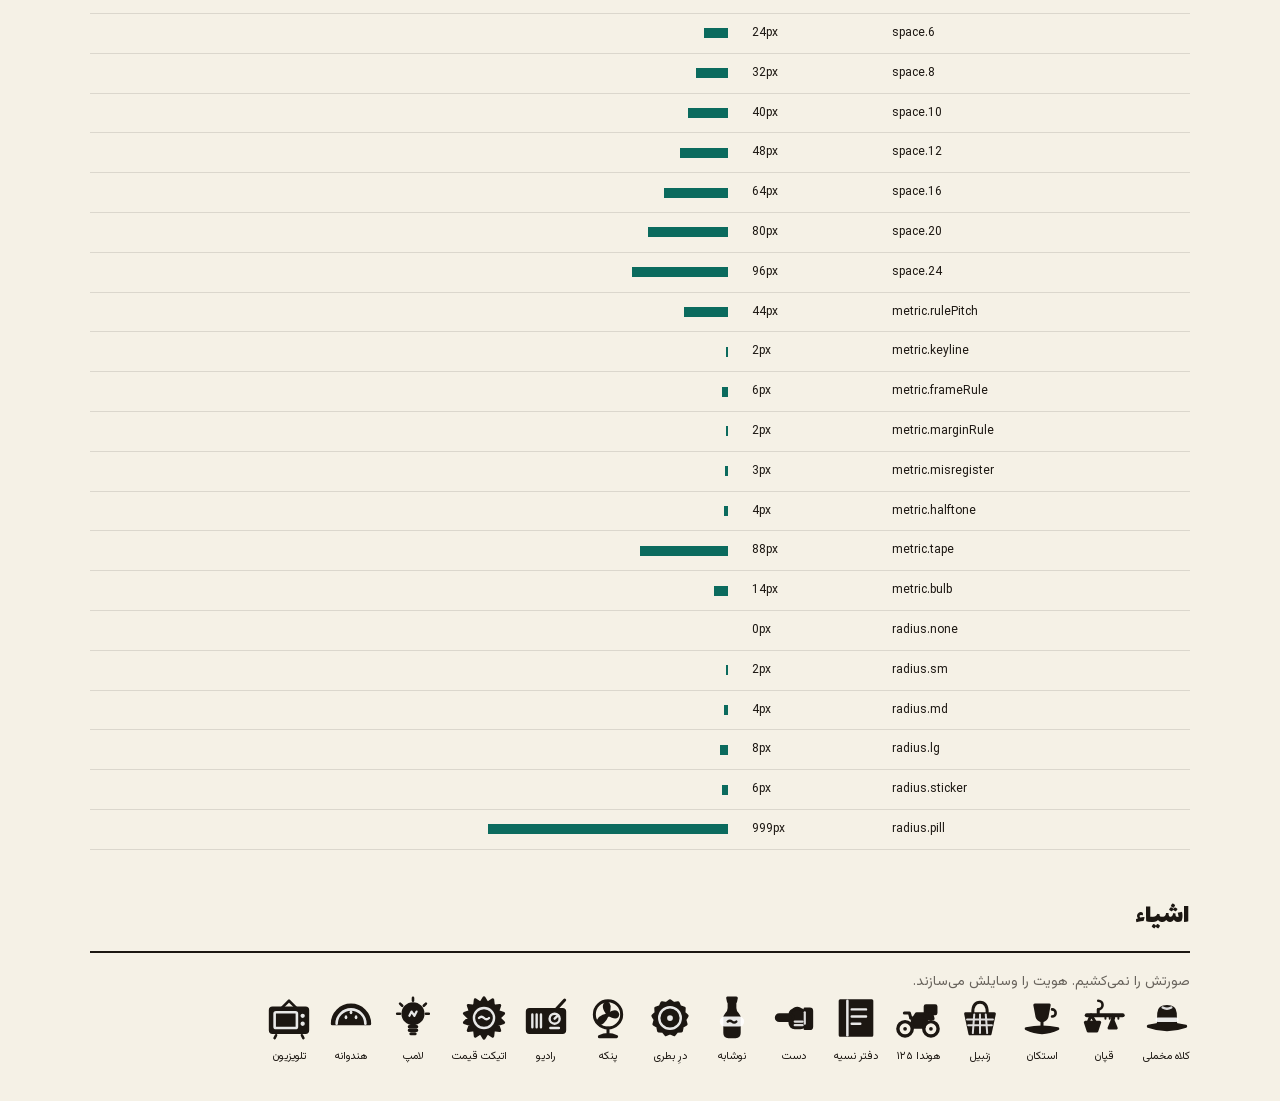
<file: styleguide.html>
<!doctype html>
<html lang="fa" dir="rtl">
<head>
<meta charset="utf-8">
<meta name="viewport" content="width=device-width, initial-scale=1">
<title>شناسنامهٔ آقا جاسم — راهنمای طراحی</title>
<meta name="robots" content="noindex">
<link rel="icon" href="./assets/icon/favicon.png" type="image/png">
<link rel="stylesheet" href="./assets/css/tokens.css">
<link rel="stylesheet" href="./assets/css/fonts.css">
<link rel="stylesheet" href="./assets/css/base.css">
<link rel="stylesheet" href="./assets/css/site.css">
<style>
  /*  This page holds no copy of the tokens — it fetches tokens.json and renders
   *  itself from that, so it cannot drift from what actually ships. Change a hex
   *  in primitives.toml, rebuild, reload: the swatch moves. That round trip is
   *  the proof the whole pipeline is wired. */
  body { background: var(--jsm-color-counter-bg-canvas); }
  .sg { display: grid; gap: var(--jsm-space-10); padding-block: var(--jsm-space-8); }
  .sg h2 {
    font-family: var(--jsm-font-family-display);
    font-size: var(--jsm-font-size-2xl);
    border-block-end: var(--jsm-metric-keyline) solid var(--jsm-color-counter-line-keyline);
    padding-block-end: var(--jsm-space-2);
    margin-block-end: var(--jsm-space-4);
  }
  .sg h3 {
    font-size: var(--jsm-font-size-sm);
    letter-spacing: var(--jsm-letter-spacing-micro);
    color: var(--jsm-color-counter-fg-secondary);
    margin-block: var(--jsm-space-5) var(--jsm-space-2);
  }
  .grid { display: grid; gap: var(--jsm-space-3);
          grid-template-columns: repeat(auto-fill, minmax(178px, 1fr)); }
  .sw { border: var(--jsm-metric-keyline) solid var(--jsm-color-counter-line-keyline);
        background: var(--jsm-color-counter-bg-surface); }
  .sw__chip { block-size: 66px; border-block-end: 1px solid var(--jsm-color-counter-line-subtle); }
  .sw__meta { padding: var(--jsm-space-2) var(--jsm-space-3); display: grid; gap: 1px; }
  .sw__path { font-size: 11px; direction: ltr; text-align: left; word-break: break-all;
              color: var(--jsm-color-counter-fg-primary); font-weight: 700; }
  .sw__val  { font-size: 11px; direction: ltr; text-align: left;
              color: var(--jsm-color-counter-fg-secondary); }
  .sw__ratio { font-size: 11px; direction: ltr; text-align: left; }
  .pass { color: var(--jsm-color-ink-sabz); } .fail { color: var(--jsm-color-ink-ajor); }
  table { inline-size: 100%; border-collapse: collapse; font-size: var(--jsm-font-size-sm); }
  th, td { text-align: start; padding: var(--jsm-space-2) var(--jsm-space-3);
           border-block-end: 1px solid var(--jsm-color-counter-line-subtle); }
  th { font-size: 11px; color: var(--jsm-color-counter-fg-secondary); font-weight: 500; }
  td.v { direction: ltr; text-align: left; font-size: 12px; }
  /* Card states, rendered from the domain tokens rather than restyled here. */
  .cards { display: grid; gap: var(--jsm-space-3);
           grid-template-columns: repeat(auto-fill, minmax(250px, 1fr)); }
  .card { border: var(--jsm-metric-keyline) solid; padding: var(--jsm-space-4);
          display: grid; gap: var(--jsm-space-1); position: relative; }
  .card__plat { font-family: var(--jsm-font-family-display);
                font-size: var(--jsm-font-size-lg); }
  .card__state { font-size: var(--jsm-font-size-sm); }
  .card__price { font-weight: 700; font-size: var(--jsm-font-size-xl);
                 font-variant-numeric: tabular-nums; }
  .card__key { font-size: 11px; direction: ltr; text-align: left; opacity: .55; }
  .flagchip { display: inline-flex; gap: 6px; padding: 3px 10px; font-size: 12px;
              inline-size: fit-content; border-radius: 999px; }
  .objs { display: flex; flex-wrap: wrap; gap: var(--jsm-space-4); }
  .objs figure { text-align: center; font-size: 11px; display: grid; gap: 6px; }
  .objs svg { inline-size: 46px; block-size: 46px; }
  .note { font-size: var(--jsm-font-size-sm); color: var(--jsm-color-counter-fg-secondary);
          max-inline-size: 68ch; }
</style>
</head>
<body>
<svg xmlns="http://www.w3.org/2000/svg" style="display:none" aria-hidden="true">
<defs>
<style>
    symbol { --jsm-obj-w: 3; }
    symbol * { vector-effect: non-scaling-stroke; }
  </style>
</defs>
<symbol id="jsm-hat" viewBox="0 0 64 64">
  <g fill="none" stroke="currentColor" stroke-width="3"
     stroke-linejoin="round" stroke-linecap="round">
    <path d="M20 40 L20.5 25 Q21 16 32 16 Q43 16 43.5 25 L44 40 Z" fill="currentColor"/>
    <path d="M26 17.5 Q32 21 38 17.5" stroke-width="2.4" fill="none" stroke="#fff"
          opacity="0.85"/>
    <path d="M19 34.5 H45" stroke-width="4.5" stroke="#fff" opacity="0.9"/>
    <path d="M6 43.5 Q32 53 58 43.5 Q32 36.5 6 43.5 Z" fill="currentColor"/>
  </g>
</symbol>
<symbol id="jsm-qapan" viewBox="0 0 64 64">
  <g fill="none" stroke="currentColor" stroke-width="3"
     stroke-linejoin="round" stroke-linecap="round">
    <path d="M24 8 a6 6 0 1 1 0 12" stroke-width="2.6"/>
    <path d="M24 20 V26"/>
    <path d="M8 28 H58" stroke-width="4"/>
    <path d="M34 28 v5 M40 28 v5 M46 28 v5 M52 28 v5" stroke-width="2"/>
    <path d="M14 28 L10 38 M14 28 L20 38"/>
    <path d="M6 38 H26 L22 50 H10 Z" fill="currentColor"/>
    <path d="M44 28 L44 34"/>
    <path d="M44 34 L49 46 L39 46 Z" fill="currentColor"/>
  </g>
</symbol>
<symbol id="jsm-estekan" viewBox="0 0 64 64">
  <g fill="none" stroke="currentColor" stroke-width="3"
     stroke-linejoin="round" stroke-linecap="round">
    <path d="M22 14 L25 30 Q26 34 32 36 Q38 34 39 30 L42 14 Z" fill="currentColor"/>
    <path d="M32 36 V44"/>
    <path d="M10 47 Q32 58 54 47 Q32 42 10 47 Z" fill="currentColor"/>
    <path d="M46 20 a5 5 0 0 1 0 10" stroke-width="2.6"/>
  </g>
</symbol>
<symbol id="jsm-zanbil" viewBox="0 0 64 64">
  <g fill="none" stroke="currentColor" stroke-width="3"
     stroke-linejoin="round" stroke-linecap="round">
    <path d="M22 24 Q22 10 32 10 Q42 10 42 24" stroke-width="3"/>
    <path d="M12 26 H52 L46 54 H18 Z" fill="currentColor"/>
    <g stroke="#fff" stroke-width="2" opacity="0.85">
      <path d="M14 34 H50 M15.5 42 H48.5"/>
      <path d="M24 27 L22 53 M32 27 V53 M40 27 L42 53"/>
    </g>
  </g>
</symbol>
<symbol id="jsm-honda" viewBox="0 0 64 64">
  <g fill="none" stroke="currentColor" stroke-width="3"
     stroke-linejoin="round" stroke-linecap="round">
    <circle cx="14" cy="47" r="10" stroke-width="3.4"/>
    <circle cx="50" cy="47" r="10" stroke-width="3.4"/>
    <circle cx="14" cy="47" r="2.6" fill="currentColor" stroke="none"/>
    <circle cx="50" cy="47" r="2.6" fill="currentColor" stroke="none"/>
    <rect x="24" y="34" width="17" height="11" rx="2" fill="currentColor"/>
    <path d="M22 32 H40 L44 36" stroke-width="3"/>
    <path d="M22 32 L20 25 H13" stroke-width="3"/>
    <path d="M26 32 L30 26 H41 L42 32 Z" fill="currentColor"/>
    <path d="M41 29 H52 L53 33 H44" fill="currentColor"/>
    <rect x="42" y="15" width="15" height="11" rx="1" fill="currentColor"/>
    <path d="M49 26 V29"/>
  </g>
</symbol>
<symbol id="jsm-daftar" viewBox="0 0 64 64">
  <g fill="none" stroke="currentColor" stroke-width="3"
     stroke-linejoin="round" stroke-linecap="round">
    <rect x="10" y="8" width="44" height="48" fill="currentColor"/>
    <path d="M20 8 V56" stroke="#fff" stroke-width="2.5" opacity="0.9"/>
    <g stroke="#fff" stroke-width="2.4" opacity="0.9">
      <path d="M26 20 H46 M26 30 H46 M26 40 H38"/>
    </g>
  </g>
</symbol>
<symbol id="jsm-dast" viewBox="0 0 64 64">
  <g fill="currentColor" stroke="currentColor" stroke-width="2.4"
     stroke-linejoin="round" stroke-linecap="round">
    <rect x="26" y="20" width="22" height="26" rx="7"/>
    <path d="M31 21 a6 5 0 0 1 11 0" stroke-width="2.4"/>
    <rect x="7" y="27" width="24" height="9" rx="4.5"/>
    <path d="M47 19 h7 a3 3 0 0 1 3 3 v22 a3 3 0 0 1 -3 3 h-7 Z"/>
    <g stroke="#fff" stroke-width="2.2" fill="none" opacity="0.85">
      <path d="M33 37 h11 M33 42 h11"/>
      <path d="M47 24 v16"/>
    </g>
  </g>
</symbol>
<symbol id="jsm-nooshabe" viewBox="0 0 64 64">
  <g fill="none" stroke="currentColor" stroke-width="3"
     stroke-linejoin="round" stroke-linecap="round">
    <path d="M26 4 H38 L37 9 H27 Z" fill="currentColor"/>
    <path d="M28 9 V18 Q28 23 24 27 Q22 29 22 33 V53 Q22 58 27 58 H37 Q42 58 42 53 V33
             Q42 29 40 27 Q36 23 36 18 V9 Z" fill="currentColor"/>
    <g stroke="#fff" opacity="0.9">
      <path d="M22 37 H42" stroke-width="10"/>
    </g>
    <path d="M26 37 Q29 34.5 32 37 Q35 39.5 38 37" stroke-width="2.4"/>
  </g>
</symbol>
<symbol id="jsm-darbutri" viewBox="0 0 64 64">
  <path fill="currentColor" stroke="currentColor" stroke-width="3" stroke-linejoin="round"
        d="M32.0 8.0 L37.0 11.8 L43.2 10.7 L45.8 16.4 L51.8 18.4 L51.4 24.6 L55.8 29.1
           L52.6 34.5 L54.4 40.5 L49.1 43.8 L47.9 50.0 L41.7 50.4 L37.7 55.3 L32.0 52.8
           L26.3 55.3 L22.3 50.4 L16.1 50.0 L14.9 43.8 L9.6 40.5 L11.4 34.5 L8.2 29.1
           L12.6 24.6 L12.2 18.4 L18.2 16.4 L20.8 10.7 L27.0 11.8 Z"/>
  <circle cx="32" cy="32" r="15" fill="none" stroke="#fff" stroke-width="2.4" opacity="0.9"/>
  <circle cx="32" cy="32" r="4" fill="#fff" opacity="0.9"/>
</symbol>
<symbol id="jsm-panke" viewBox="0 0 64 64">
  <g fill="none" stroke="currentColor" stroke-width="3"
     stroke-linejoin="round" stroke-linecap="round">
    <circle cx="32" cy="27" r="19"/>
    <g class="panke__blades" fill="currentColor" stroke-width="2.4">
      <path d="M32 27 Q22 15 30 10 Q37 13 32 27 Z"/>
      <path d="M32 27 Q17 30 18 39 Q25 43 32 27 Z"/>
      <path d="M32 27 Q45 35 46 27 Q44 19 32 27 Z"/>
    </g>
    <circle cx="32" cy="27" r="3.4" fill="currentColor" stroke="none"/>
    <path d="M32 46 V52"/>
    <path d="M20 58 Q32 52 44 58 Z" fill="currentColor"/>
  </g>
</symbol>
<symbol id="jsm-radio" viewBox="0 0 64 64">
  <g fill="none" stroke="currentColor" stroke-width="3"
     stroke-linejoin="round" stroke-linecap="round">
    <path d="M46 20 L58 7"/>
    <rect x="6" y="20" width="52" height="32" rx="3" fill="currentColor"/>
    <g stroke="#fff" stroke-width="2.4" opacity="0.9">
      <path d="M13 27 V45 M19 27 V45 M25 27 V45"/>
      <circle cx="44" cy="33" r="7" fill="none"/>
      <path d="M44 33 L48 29"/>
      <path d="M38 46 H50"/>
    </g>
  </g>
</symbol>
<symbol id="jsm-etiket" viewBox="0 0 64 64">
  <path fill="currentColor" stroke="currentColor" stroke-width="3" stroke-linejoin="round"
        d="M32.0 4.0 L36.67 11.53 L44.15 6.77 L45.09 15.58 L53.89 14.54 L50.92 22.89
           L59.3 25.77 L53.0 32.0 L59.3 38.23 L50.92 41.11 L53.89 49.46 L45.09 48.42
           L44.15 57.23 L36.67 52.47 L32.0 60.0 L27.33 52.47 L19.85 57.23 L18.91 48.42
           L10.11 49.46 L13.08 41.11 L4.7 38.23 L11.0 32.0 L4.7 25.77 L13.08 22.89
           L10.11 14.54 L18.91 15.58 L19.85 6.77 L27.33 11.53 Z"/>
  <circle cx="32" cy="32" r="14" fill="none" stroke="#fff" stroke-width="2.4" opacity="0.9"/>
  <path d="M25 32 Q28.5 28.5 32 32 Q35.5 35.5 39 32" fill="none" stroke="#fff"
        stroke-width="2.4" stroke-linecap="round" opacity="0.9"/>
</symbol>
<symbol id="jsm-lamp" viewBox="0 0 64 64">
  <g fill="none" stroke="currentColor" stroke-width="3"
     stroke-linejoin="round" stroke-linecap="round">
    <circle cx="32" cy="26" r="14" fill="currentColor"/>
    <path d="M27 29 L30 23 L34 29 L37 23" stroke="#fff" stroke-width="2.2" opacity="0.9"/>
    <path d="M27 44 H37 M27 49 H37" stroke-width="3.4"/>
    <path d="M29 54 H35"/>
    <path d="M32 4 V8 M14 12 L17 15 M50 12 L47 15 M10 26 H14 M50 26 H54" stroke-width="2.6"/>
  </g>
</symbol>
<symbol id="jsm-hendevaneh" viewBox="0 0 64 64">
  <g stroke-linejoin="round" stroke-linecap="round">
    <path d="M6 40 A26 26 0 0 1 58 40 Z" fill="currentColor"
          stroke="currentColor" stroke-width="3"/>
    <path d="M12 40 A20 20 0 0 1 52 40" fill="none" stroke="#fff"
          stroke-width="2.6" opacity="0.9"/>
    <g fill="#fff" opacity="0.9" stroke="none">
      <ellipse cx="25" cy="31" rx="1.9" ry="2.8"/>
      <ellipse cx="39" cy="31" rx="1.9" ry="2.8"/>
      <ellipse cx="32" cy="24" rx="1.9" ry="2.8"/>
    </g>
  </g>
</symbol>
<symbol id="jsm-televizion" viewBox="0 0 64 64">
  <g fill="none" stroke="currentColor" stroke-width="3"
     stroke-linejoin="round" stroke-linecap="round">
    <path d="M22 18 L32 8 M42 18 L32 8" stroke-width="2.6"/>
    <rect x="6" y="18" width="52" height="34" rx="3" fill="currentColor"/>
    <rect x="12" y="24" width="31" height="22" rx="2" fill="none"
          stroke="#fff" stroke-width="2.6" opacity="0.9"/>
    <g fill="#fff" opacity="0.9" stroke="none">
      <circle cx="51" cy="29" r="3"/>
      <circle cx="51" cy="40" r="3"/>
    </g>
    <path d="M14 56 L12 60 M50 56 L52 60" stroke-width="2.6"/>
  </g>
</symbol>
</svg>
<div class="wrap sg">
  <header>
    <h1 style="font-family:var(--jsm-font-family-poster);font-size:var(--jsm-font-size-4xl);line-height:1">
      راهنمای طراحی
    </h1>
    <p class="note" id="meta"></p>
    <p class="note">
      این صفحه هیچ نسخه‌ای از توکن‌ها ندارد؛ همه‌چیز را از
      <code class="ltr" dir="ltr">tokens.json</code> می‌خواند. پس هرگز از چیزی
      که واقعاً منتشر می‌شود جدا نمی‌افتد.
    </p>
  </header>
  <section><h2>رنگ</h2><div id="colors"></div></section>
  <section>
    <h2>کنتراست</h2>
    <p class="note">
      هر جفتی که طراحی واقعاً استفاده می‌کند، با کف WCAG خودش. سازنده اگر یکی
      از این‌ها بیفتد اصلاً خروجی نمی‌دهد.
    </p>
    <div id="contrast"></div>
  </section>
  <section><h2>تایپ</h2><div id="type"></div></section>
  <section>
    <h2>وضعیت کارت‌ها</h2>
    <p class="note">
      از پنج حالت، فقط یکی قرمز است. سه‌تای دیگر «نبودِ داده» را می‌گویند نه
      «خطا» — اگر همه‌شان قرمز باشند، رنگ دیگر معنایی ندارد.
    </p>
    <div class="cards" id="cards"></div>
    <h3>پوشش‌ها</h3>
    <div id="overlays"></div>
  </section>
  <section><h2>فاصله و اندازه</h2><div id="metrics"></div></section>
  <section>
    <h2>اشیاء</h2>
    <p class="note">صورتش را نمی‌کشیم. هویت را وسایلش می‌سازند.</p>
    <div class="objs" id="objects"></div>
  </section>
</div>
<script>
const $ = (id) => document.getElementById(id);
const esc = (s) => String(s).replace(/[<>&]/g, c => ({'<':'&lt;','>':'&gt;','&':'&amp;'}[c]));

/* WCAG relative luminance — mirrors scripts/tokens/color.py so the page can
   show the same numbers the build gates on. */
const lum = (hex) => {
  const [r,g,b] = [1,3,5].map(i => parseInt(hex.slice(i,i+2),16)/255)
    .map(c => c <= 0.04045 ? c/12.92 : Math.pow((c+0.055)/1.055, 2.4));
  return 0.2126*r + 0.7152*g + 0.0722*b;
};
const ratio = (a,b) => { const [x,y] = [lum(a),lum(b)].sort((m,n)=>n-m);
                         return (x+0.05)/(y+0.05); };

fetch('./assets/tokens.json').then(r => r.json()).then(data => {
  const T = data.tokens;
  const of = (p) => T[p] && T[p].value;
  const entries = Object.entries(T);

  $('meta').textContent =
    `نسخهٔ ${data.meta.version} · ${data.meta.count} توکن · ${data.meta.layers.join(' ← ')}`;

  /* ── colour, grouped by the layer/family it belongs to ── */
  const groups = {};
  for (const [path, t] of entries) {
    if (t.type !== 'color') continue;
    const key = path.split('.').slice(0, path.startsWith('tint.counter') ? 3 : 2).join('.');
    (groups[key] ||= []).push([path, t]);
  }
  $('colors').innerHTML = Object.entries(groups).map(([name, items]) => `
    <h3 class="ltr" dir="ltr">${esc(name)}</h3>
    <div class="grid">${items.map(([path, t]) => {
      const onLight = ratio(t.value, '#FFFFFF'), onDark = ratio(t.value, '#1C1712');
      const best = Math.max(onLight, onDark);
      return `<div class="sw">
        <div class="sw__chip" style="background:${t.value}"></div>
        <div class="sw__meta">
          <span class="sw__path">${esc(path)}</span>
          <span class="sw__val">${esc(t.value)}${t.raw !== undefined ? ' · ' + esc(t.raw) + '%' : ''}</span>
          <span class="sw__ratio ${best >= 4.5 ? 'pass' : ''}">${best.toFixed(2)}:1 best</span>
        </div></div>`;
    }).join('')}</div>`).join('');

  /* ── contrast pairs actually used by the design ── */
  const PAIRS = [
    ['color.poster.fg.primary','color.poster.bg.canvas',4.5,'متن روی کاغذ'],
    ['color.poster.fg.secondary','color.poster.bg.canvas',4.5,'متن دوم'],
    ['color.poster.fg.onInked','color.poster.bg.inked',3.0,'روی شنگرف — فقط درشت'],
    ['color.poster.fg.onInked','color.poster.bg.inkedAlt',4.5,'روی سبز'],
    ['color.poster.fg.onInked','color.poster.bg.inkedCool',4.5,'روی لاجوردی'],
    ['color.poster.fg.onWarm','color.poster.bg.inkedWarm',4.5,'مرکب روی نارنجی'],
    ['color.poster.fg.flag','color.poster.bg.inkedCool',3.0,'لیمویی روی لاجوردی — فقط درشت'],
    ['color.poster.action.fg','color.poster.action.bg',4.5,'لیمویی روی مرکب'],
    ['color.poster.sticker.fg','color.poster.sticker.bg',3.0,'اتیکت ارزون‌ترین'],
    ['color.counter.fg.primary','color.counter.bg.surface',4.5,'متن کارت'],
    ['color.counter.price.amount','color.counter.bg.surface',4.5,'قیمت'],
    ['flag.lowConfidence.chipFg','flag.lowConfidence.chipBg',4.5,'چیپ نامطمئن'],
  ];
  $('contrast').innerHTML = `<table><thead><tr>
      <th>نقش</th><th>پیش‌زمینه</th><th>زمینه</th><th>نسبت</th><th>کف</th></tr></thead>
    <tbody>${PAIRS.map(([fg,bg,min,label]) => {
      const a = of(fg), b = of(bg);
      if (!a || !b) return '';
      const r = ratio(a,b), ok = r + 1e-9 >= min;
      return `<tr><td>${esc(label)}</td>
        <td class="v">${esc(a)}</td><td class="v">${esc(b)}</td>
        <td class="v ${ok?'pass':'fail'}">${r.toFixed(2)}:1</td>
        <td class="v">${min}</td></tr>`;
    }).join('')}</tbody></table>`;

  /* ── type ── */
  const SPECIMENS = [
    ['type.hero','آقا جاسم','poster'],
    ['type.section','چه‌جوری کار می‌کنه','display'],
    ['type.title','اسنپ‌مارکت','display'],
    ['type.body','بهش می‌گی چی می‌خوای، می‌ره می‌گرده و قیمت‌ها رو درمی‌آره.','body'],
    ['type.price','۱۲۵٬۰۰۰ تومان','body'],
    ['type.micro','شیر پرچرب ۱ لیتری · نان بربری','body'],
  ];
  $('type').innerHTML = SPECIMENS.map(([role, sample, fam]) => {
    const size = of(role + '.size'), lead = of(role + '.leading');
    const family = of('font.family.' + fam);
    const stack = Array.isArray(family) ? family.join(', ') : family;
    return `<h3 class="ltr" dir="ltr">${esc(role)} — ${esc(size)}px / ${esc(lead)}</h3>
      <p style="font-family:${stack};font-size:min(${size}px, 14vw);line-height:${lead};margin:0">
        ${esc(sample)}</p>`;
  }).join('');

  /* ── card states, straight from the domain tokens ── */
  const STATES = ['ok','notInIndex','notFoundOnPlatform','notConnected','fetchFailed'];
  $('cards').innerHTML = STATES.map(s => {
    const g = (slot) => of(`card.status.${s}.${slot}`);
    const label = of(`card.status.${s}.label`);
    return `<div class="card" style="background:${g('bg')};border-color:${g('border')};color:${g('fg')}">
      <span class="card__plat">اسنپ‌مارکت</span>
      ${s === 'ok'
        ? `<span class="card__price" style="color:${g('accent')}">۲۱۹٬۰۰۰ تومان</span>`
        : `<span class="card__state">${esc(label)}</span>`}
      <span class="card__key">${esc(s)}</span>
    </div>`;
  }).join('');

  const lc = (k) => of('flag.lowConfidence.' + k);
  const ch = (k) => of('emphasis.cheapest.' + k);
  $('overlays').innerHTML = `
    <div class="cards">
      <div class="card" style="background:${of('card.status.ok.bg')};
           border-color:${of('card.status.ok.border')};
           border-inline-start:4px solid ${lc('hairline')}">
        <span class="card__plat">اسنپ‌مارکت</span>
        <span class="flagchip" style="background:${lc('chipBg')};color:${lc('chipFg')}">
          ${esc(lc('label'))}</span>
        <span class="card__price" style="color:${of('card.status.ok.accent')}">۲۱۹٬۰۰۰ تومان</span>
        <span class="card__key">ok + lowConfidence</span>
      </div>
      <div class="card" style="background:${ch('bg')};border-color:${ch('ring')};
           border-width:${of('emphasis.cheapest.metric.ringWidth')}px">
        <span class="card__plat">اسنپ‌مارکت</span>
        <span class="card__price" style="color:${of('color.counter.price.amount')}">۲۱۹٬۰۰۰ تومان</span>
        <span class="flagchip" style="background:${ch('badgeBg')};color:${ch('badgeFg')}">
          ${esc(ch('label'))}</span>
        <span class="card__key">emphasis.cheapest</span>
      </div>
    </div>
    <p class="note" style="margin-block-start:var(--jsm-space-3)">
      مهرِ «${esc(ch('label'))}» وقتی نتیجه <em>نامطمئن</em> است زده نمی‌شود —
      مهر زدن روی چیزی که مطمئن نیستیم درست باشد، تنها راهی است که این قابلیت
      می‌تواند واقعاً گمراه‌کننده شود.
    </p>`;

  /* ── metrics ── */
  const dims = entries.filter(([p,t]) => t.type === 'dimension' &&
                (p.startsWith('space.') || p.startsWith('metric.') || p.startsWith('radius.')));
  $('metrics').innerHTML = `<table><thead><tr>
      <th>توکن</th><th>مقدار</th><th></th></tr></thead><tbody>${
    dims.map(([p,t]) => `<tr><td class="v">${esc(p)}</td><td class="v">${esc(t.value)}px</td>
      <td><span style="display:block;block-size:10px;inline-size:${Math.min(t.value,240)}px;
        background:var(--jsm-color-ink-sabz)"></span></td></tr>`).join('')}</tbody></table>`;

  /* ── objects ── */
  const OBJ = [['jsm-hat','کلاه مخملی'],['jsm-qapan','قپان'],
               ['jsm-estekan','استکان'],['jsm-zanbil','زنبیل'],['jsm-honda','هوندا ۱۲۵'],
               ['jsm-daftar','دفتر نسیه'],['jsm-dast','دست'],
               ['jsm-nooshabe','نوشابه'],['jsm-darbutri','درِ بطری'],
               ['jsm-panke','پنکه'],['jsm-radio','رادیو'],['jsm-etiket','اتیکت قیمت'],
               ['jsm-lamp','لامپ'],['jsm-hendevaneh','هندوانه'],['jsm-televizion','تلویزیون']];
  $('objects').innerHTML = OBJ.map(([id,fa]) =>
    `<figure><svg viewBox="0 0 64 64"><use href="#${id}"/></svg><figcaption>${fa}</figcaption></figure>`
  ).join('');
}).catch(err => {
  $('meta').textContent = 'tokens.json بارگذاری نشد — این صفحه باید روی HTTP سرو شود، نه file://';
  console.error(err);
});
</script>
</body>
</html>
</file>
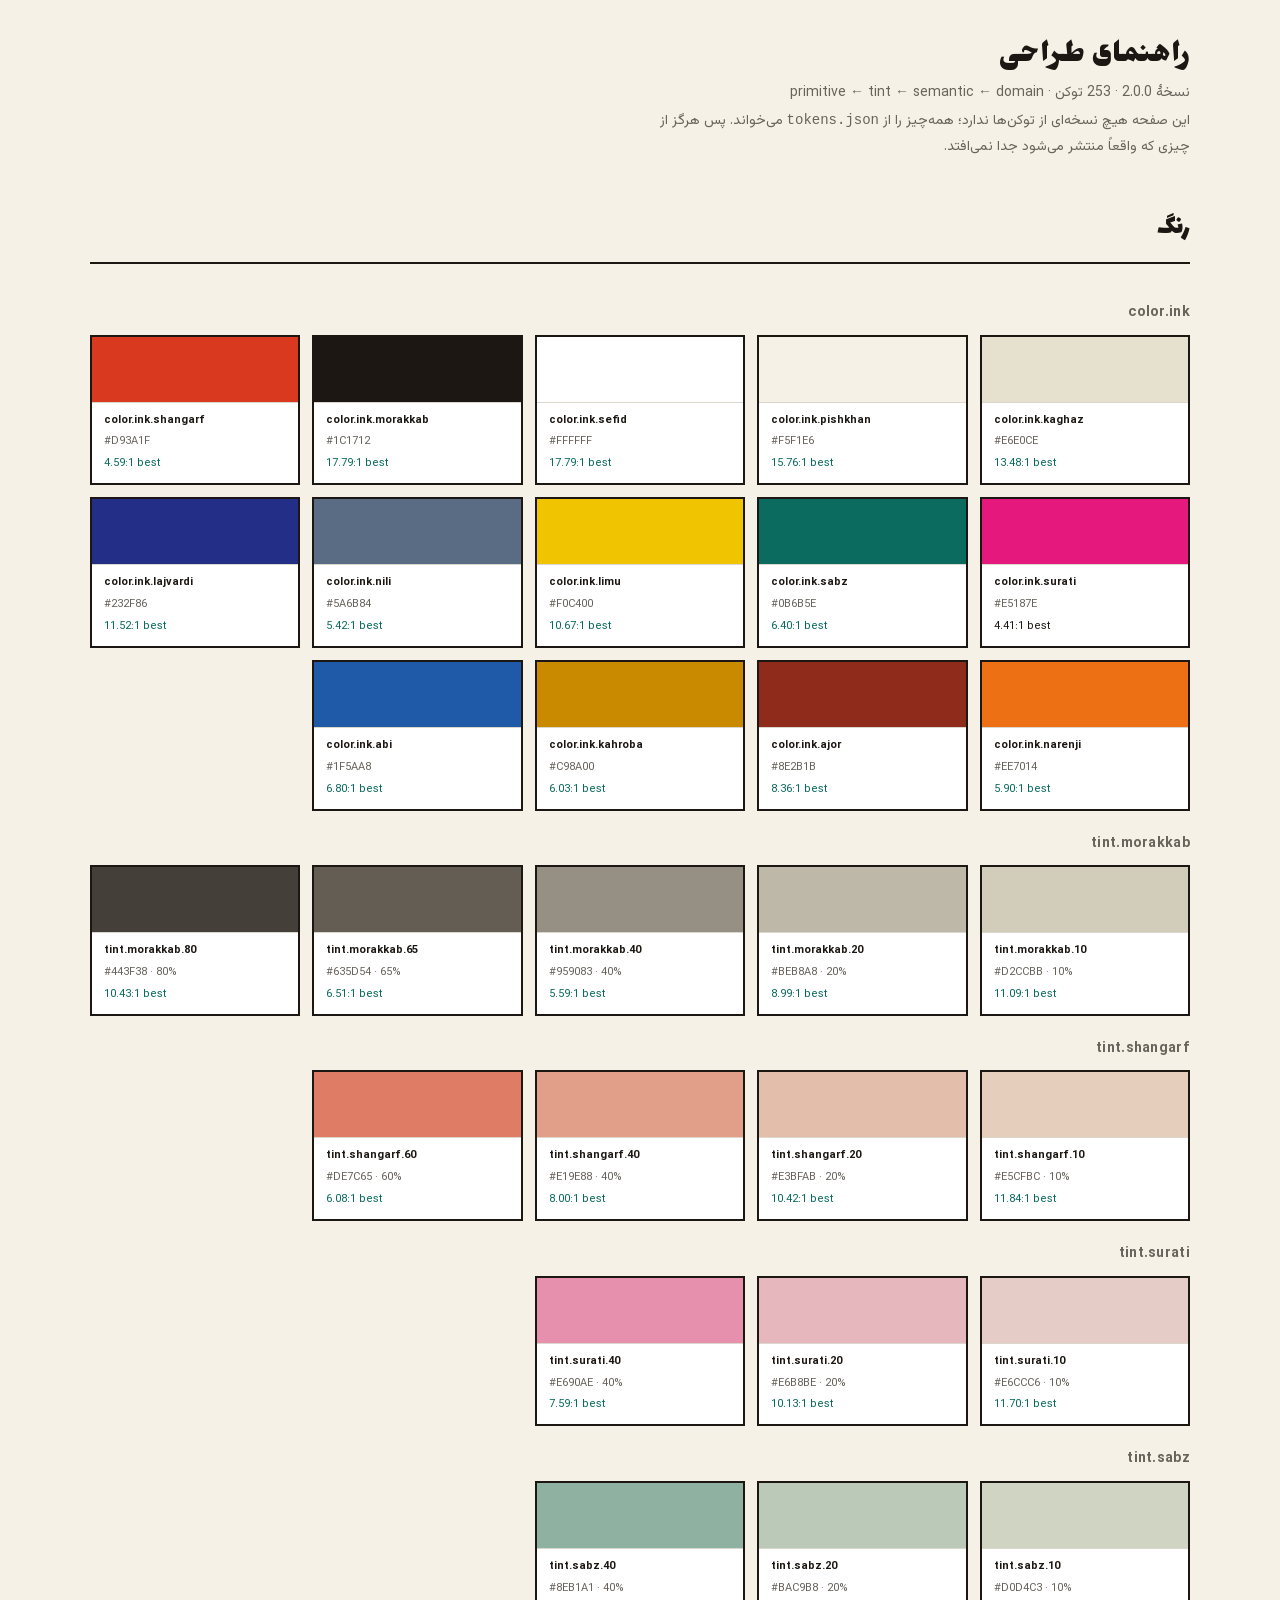
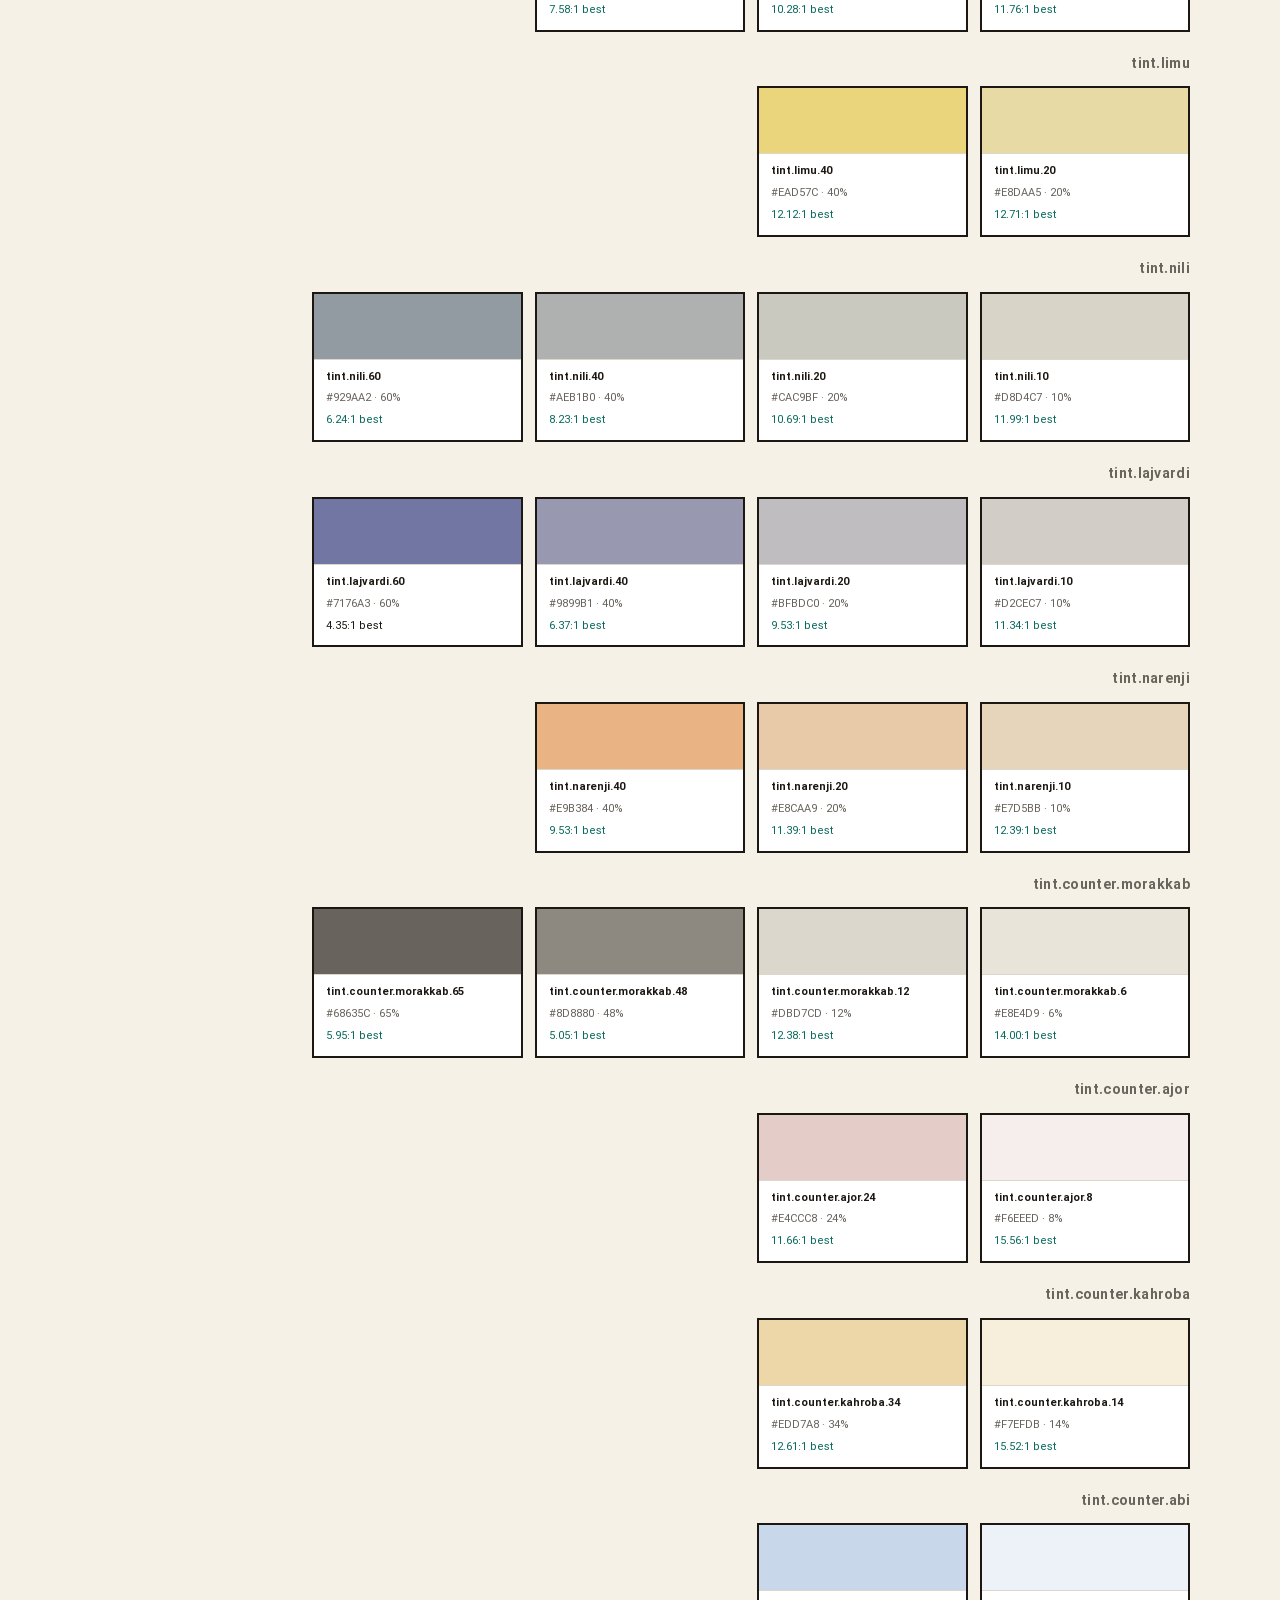
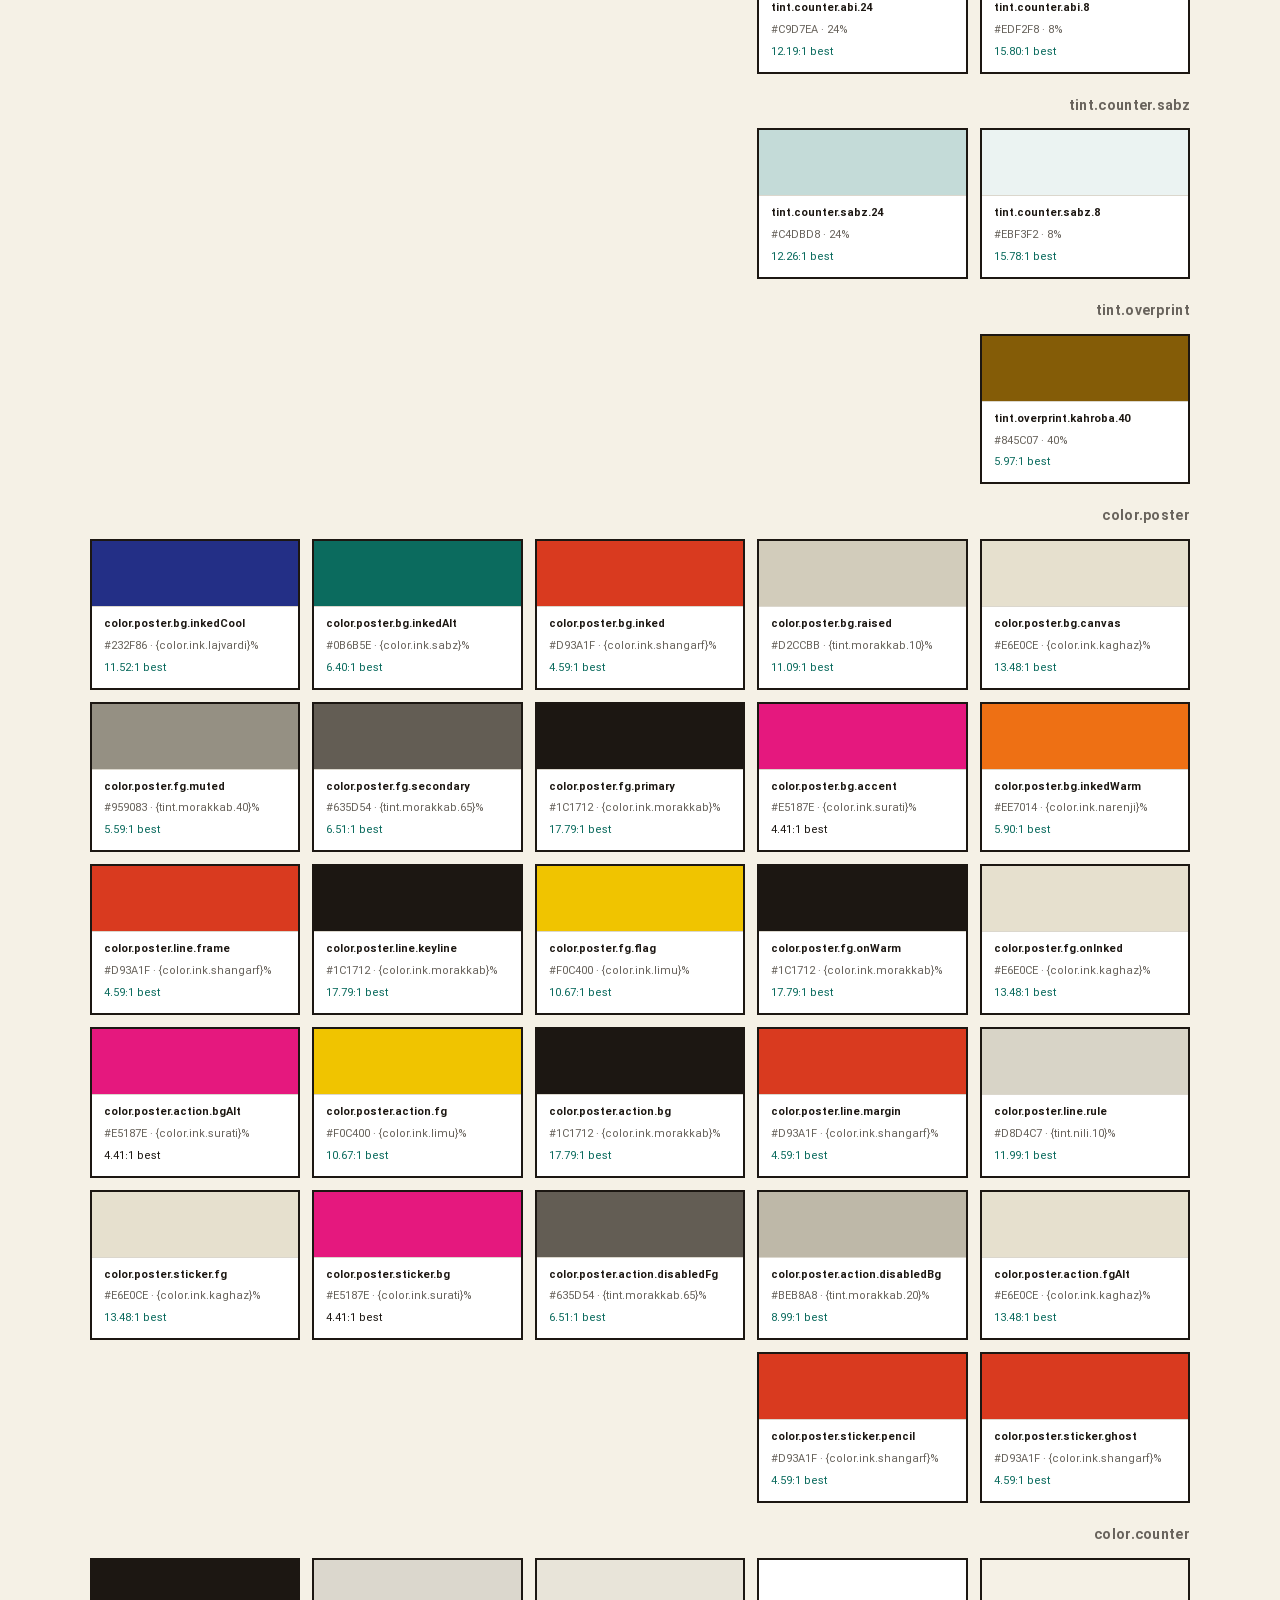
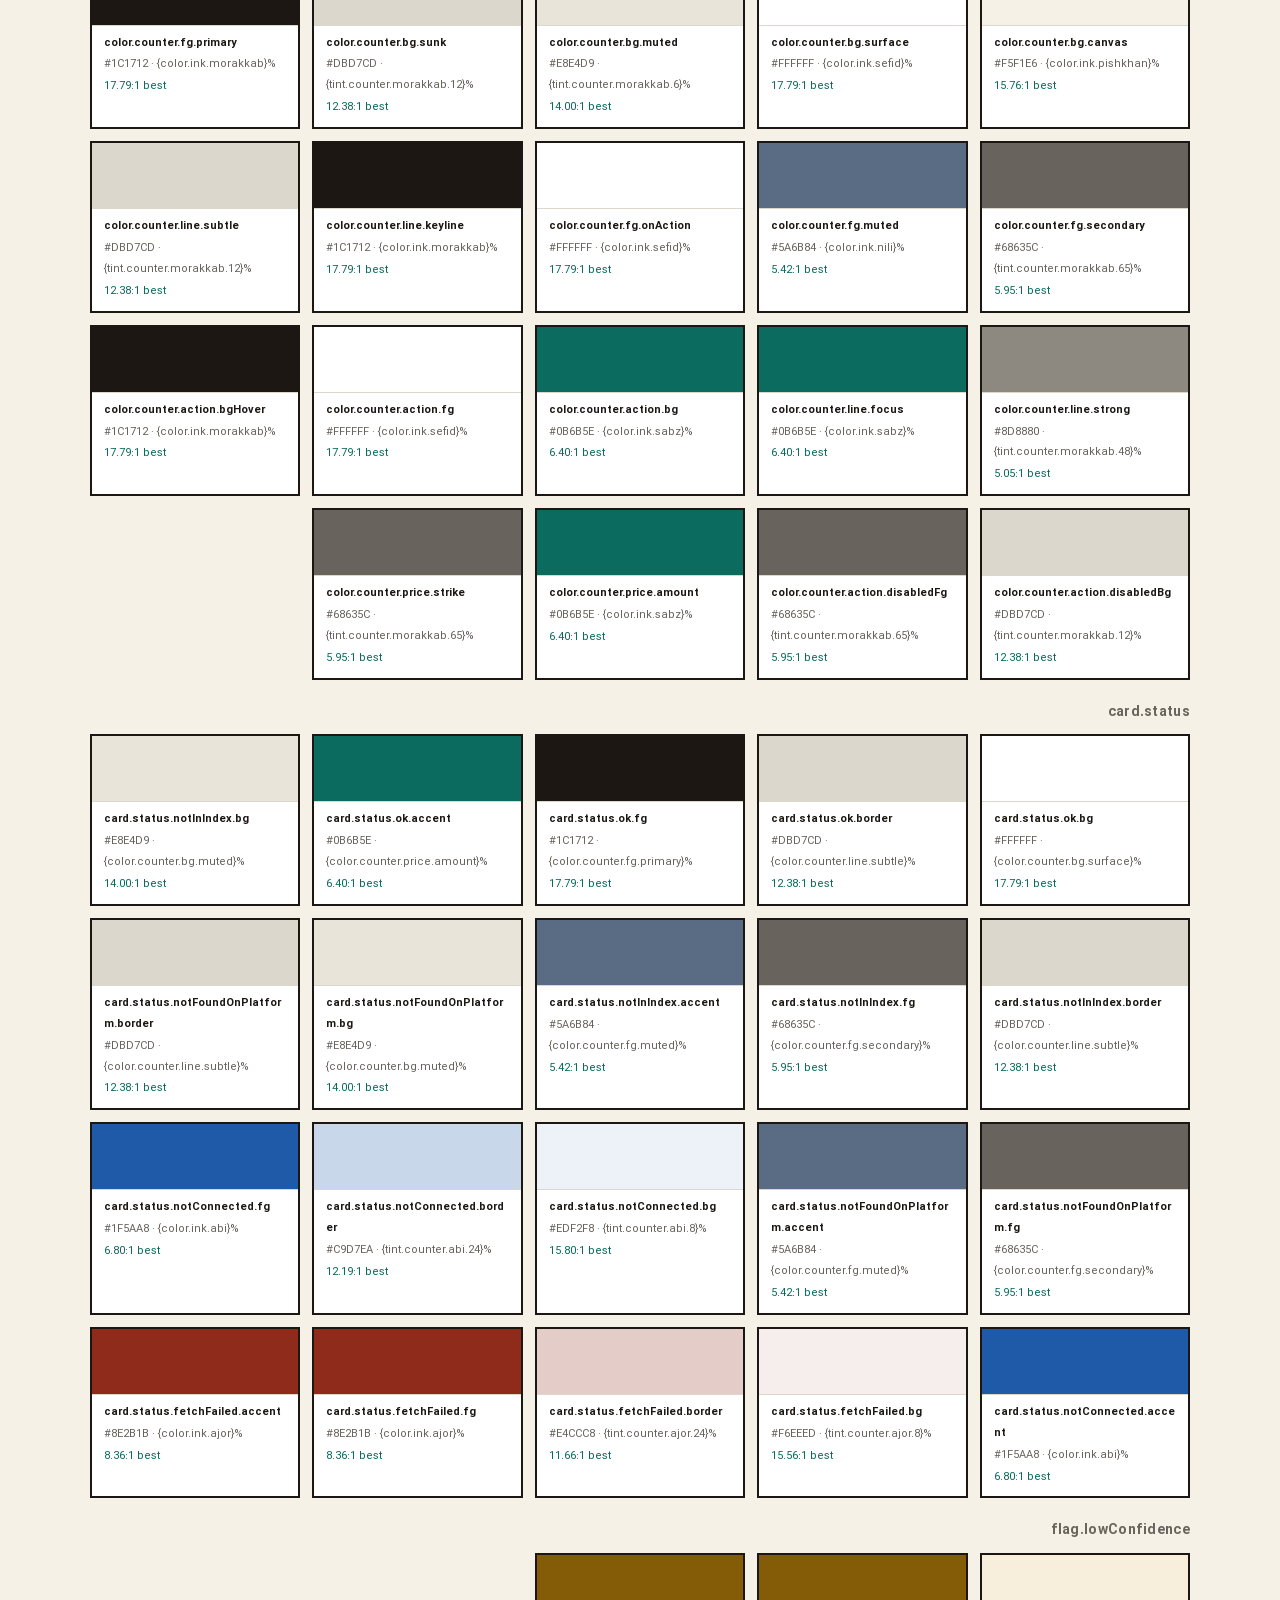
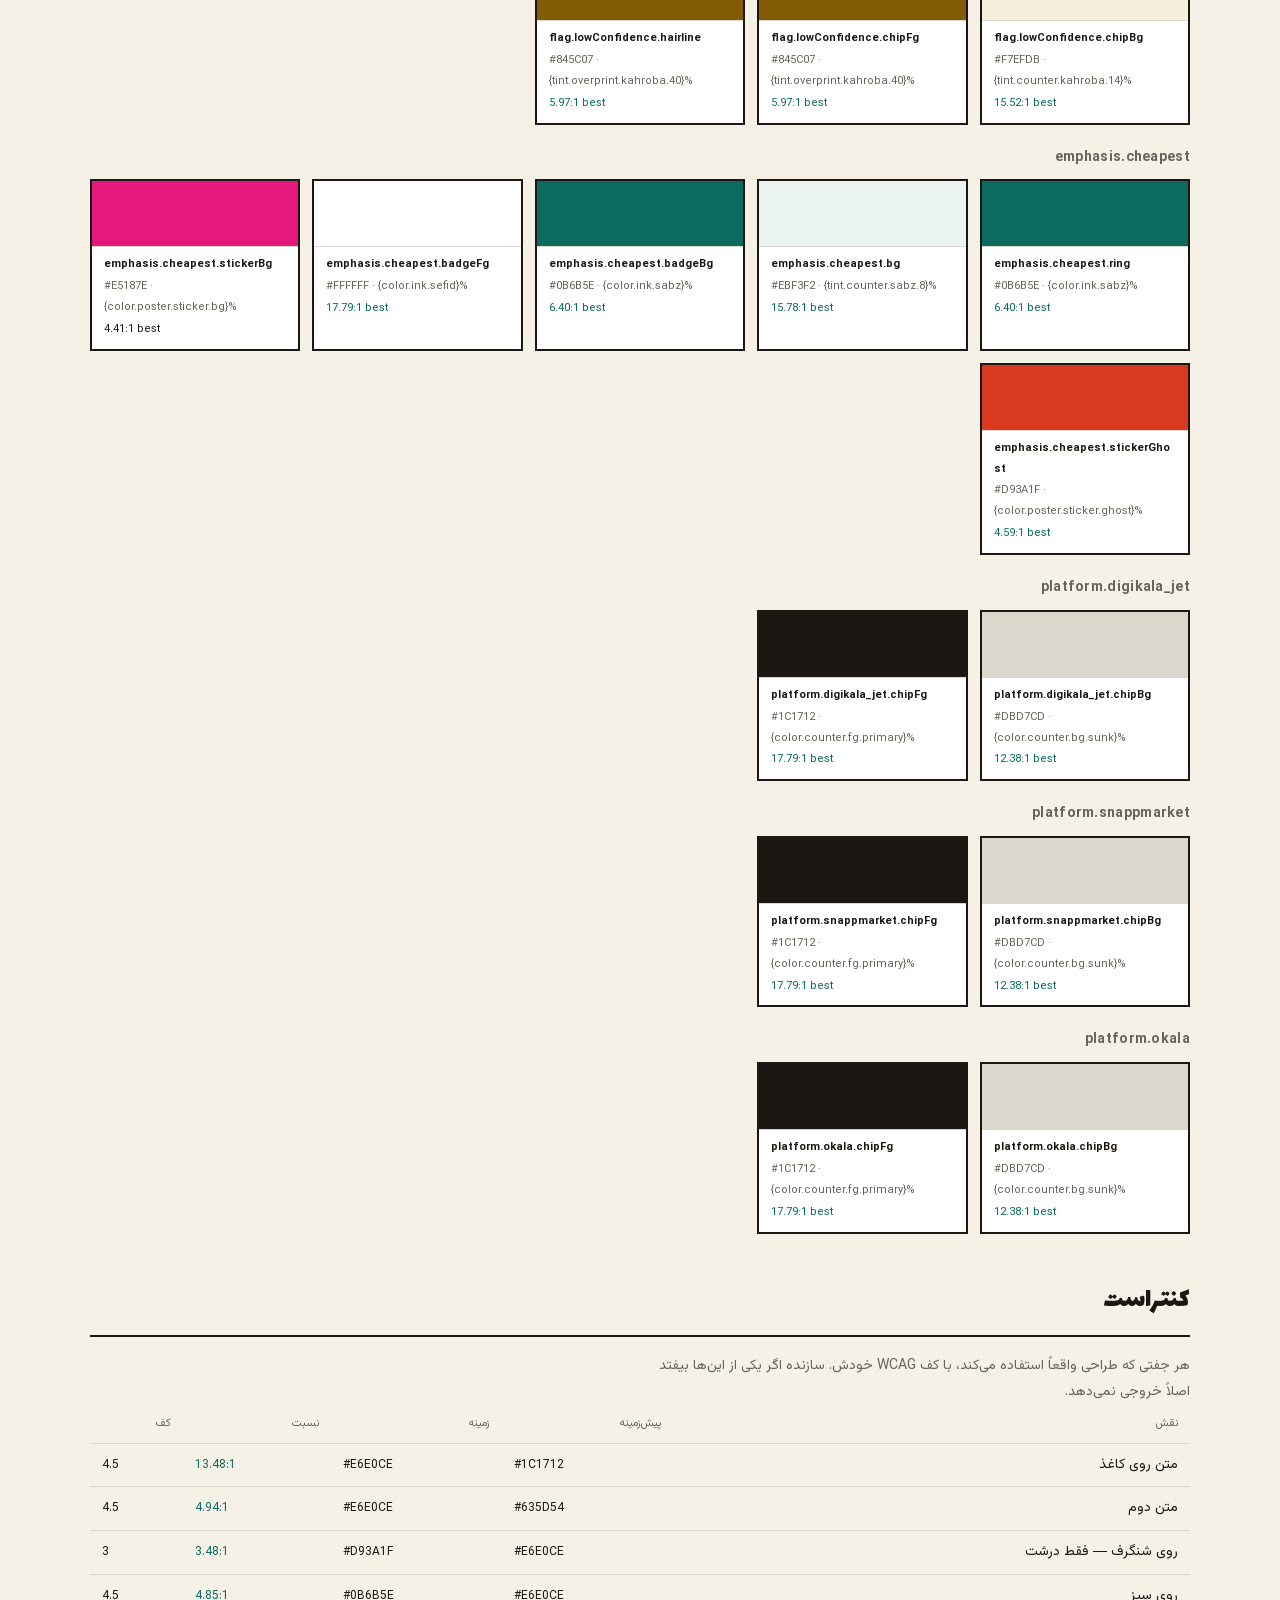
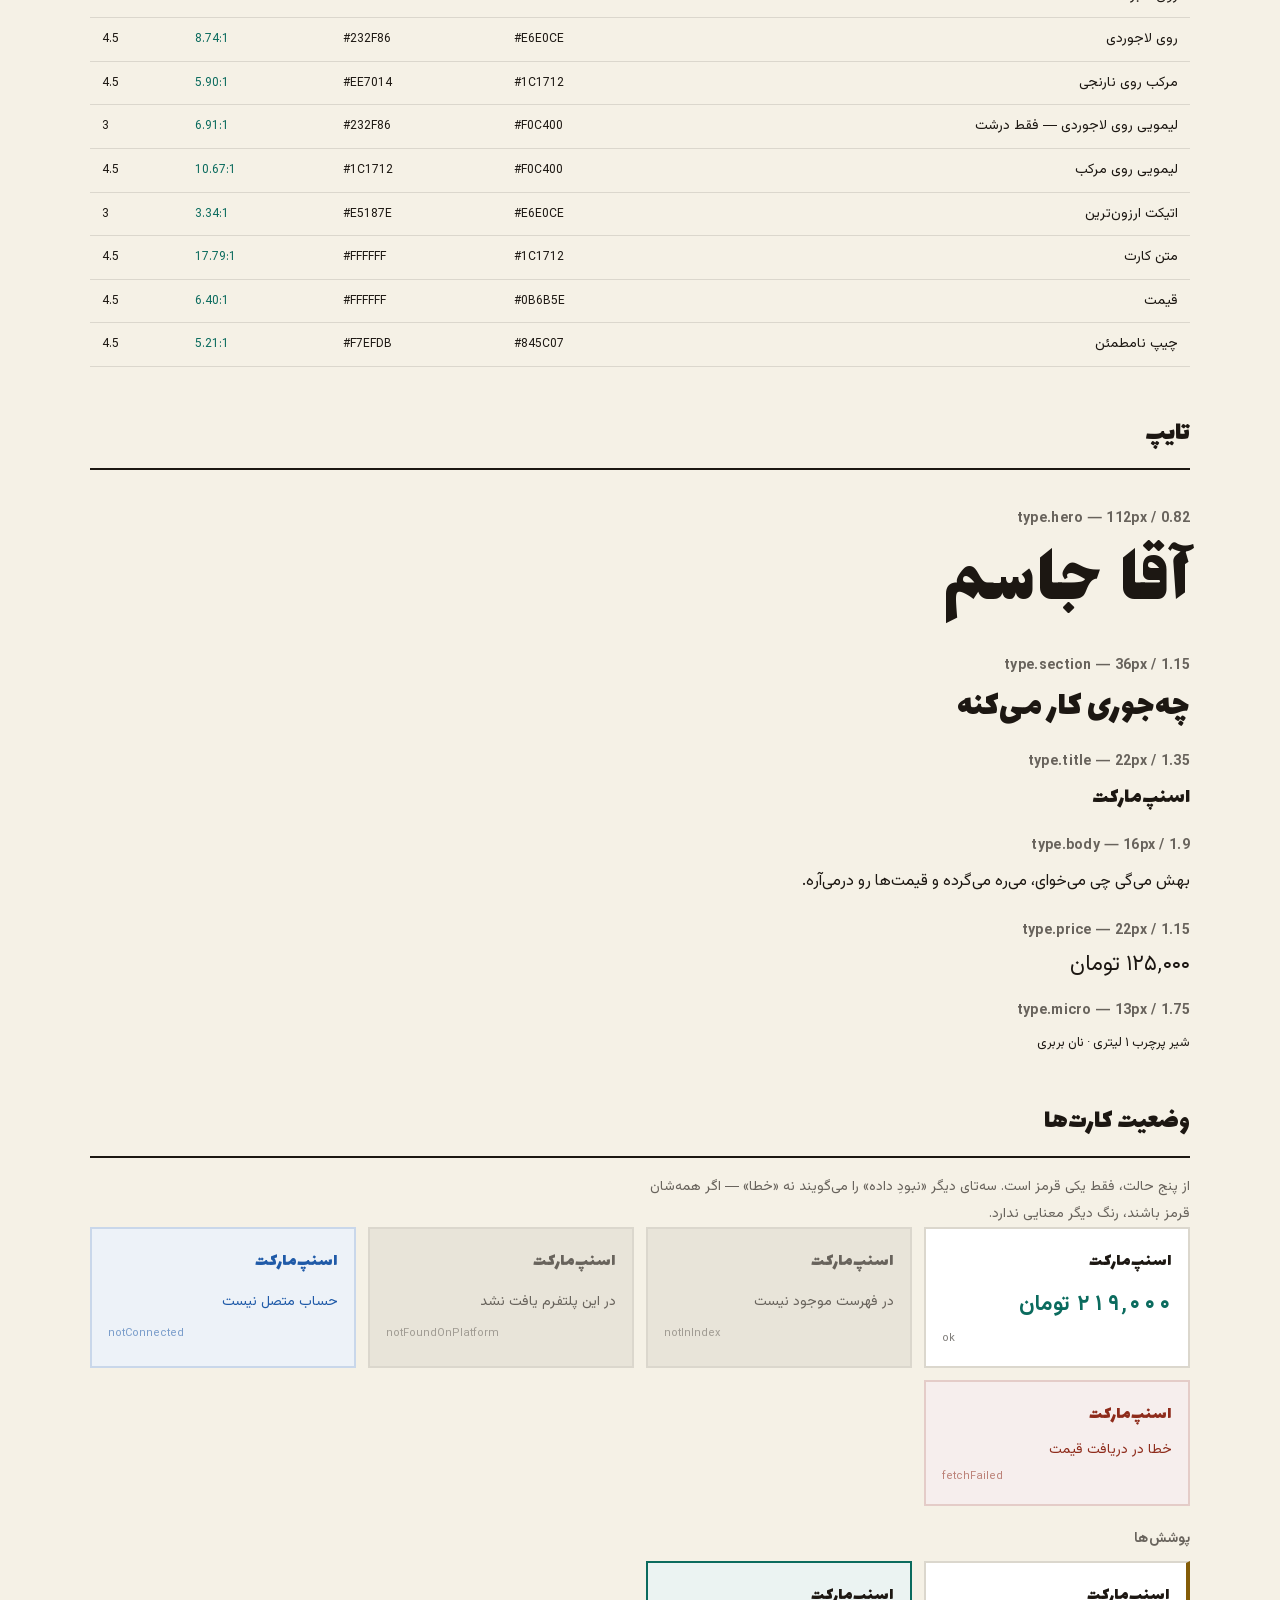
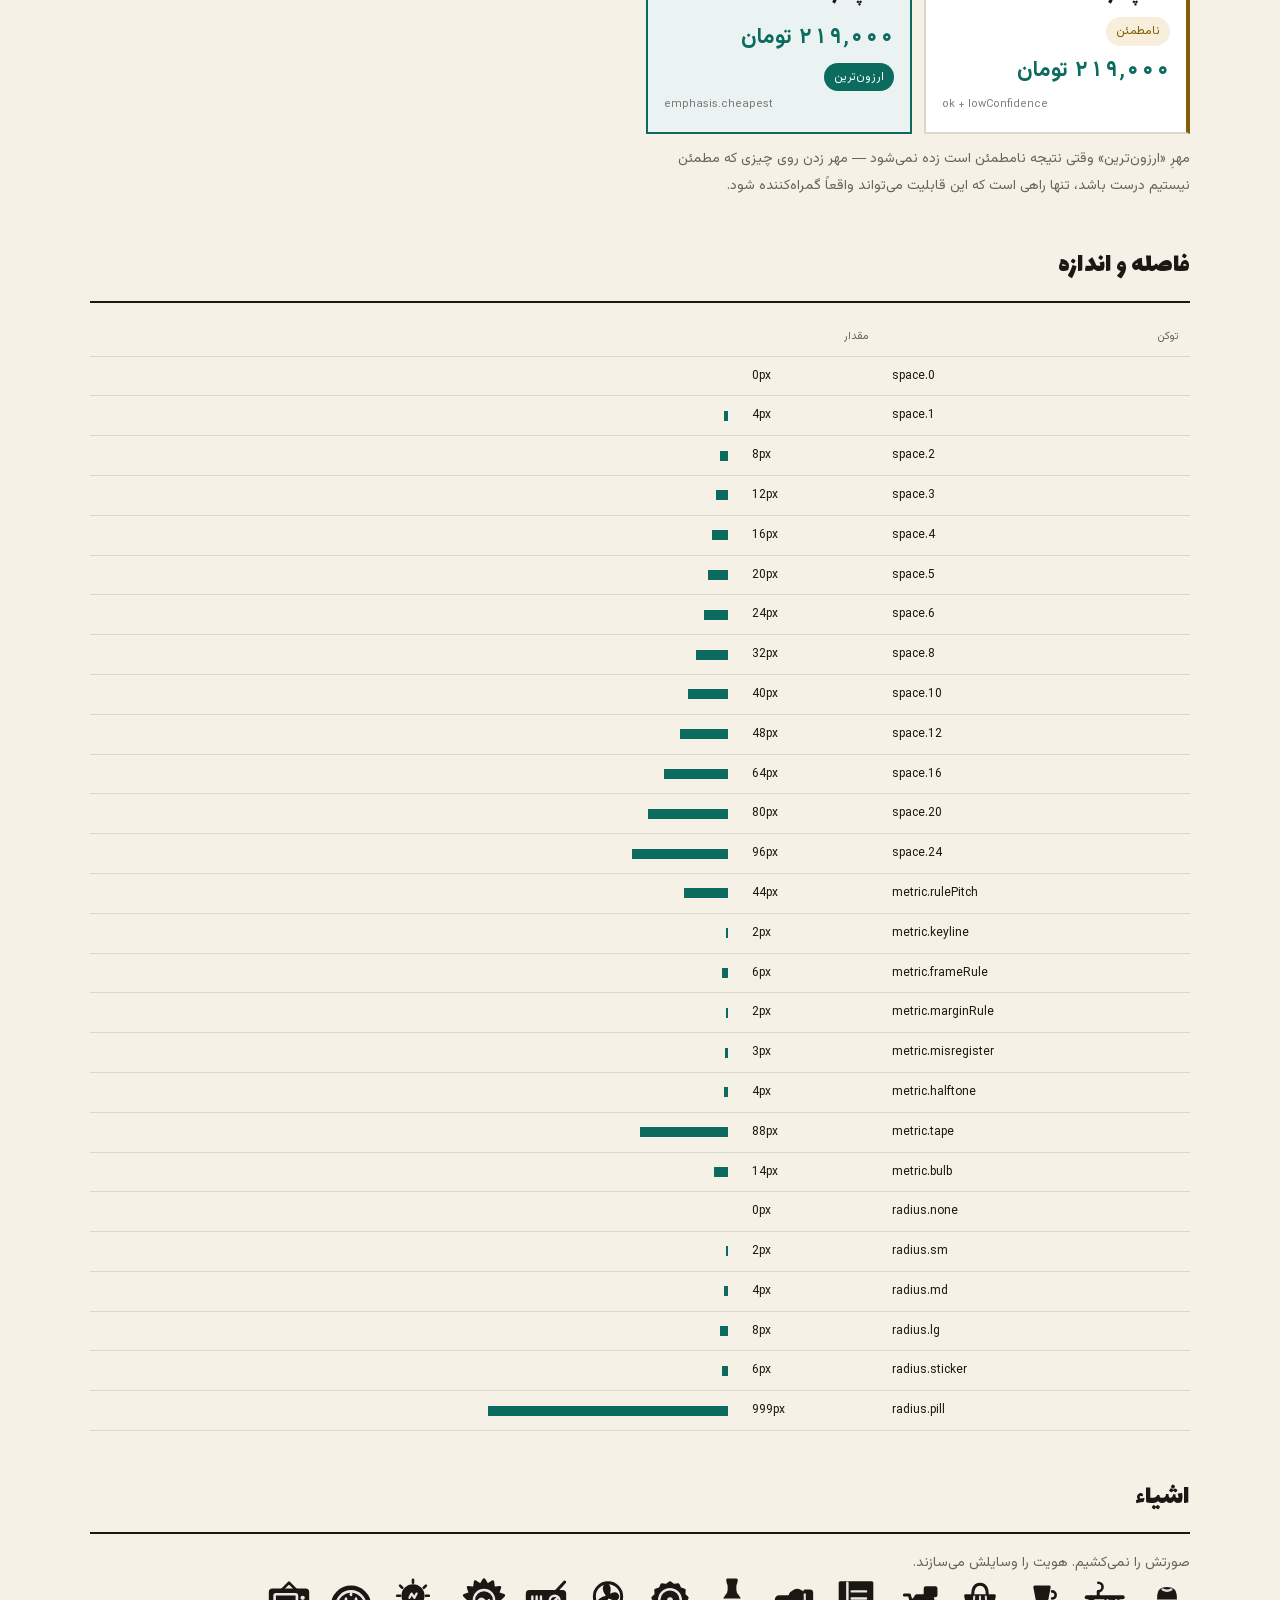
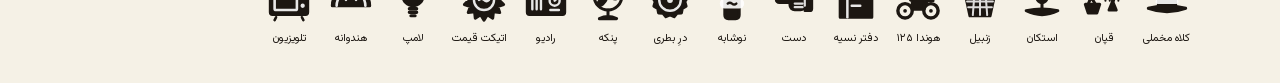
<file: old-versions/v0.1/styleguide.html>
<!doctype html>
<html lang="fa" dir="rtl">
<head>
<meta charset="utf-8">
<meta name="viewport" content="width=device-width, initial-scale=1">
<title>شناسنامهٔ آقا جاسم — راهنمای طراحی</title>
<meta name="robots" content="noindex">
<link rel="icon" href="./assets/icon/favicon.svg" type="image/svg+xml">
<link rel="stylesheet" href="./assets/css/tokens.css">
<link rel="stylesheet" href="./assets/css/fonts.css">
<link rel="stylesheet" href="./assets/css/base.css">
<link rel="stylesheet" href="./assets/css/site.css">
<style>
  /*  This page holds no copy of the tokens — it fetches tokens.json and renders
   *  itself from that, so it cannot drift from what actually ships. Change a hex
   *  in primitives.toml, rebuild, reload: the swatch moves. That round trip is
   *  the proof the whole pipeline is wired. */
  body { background: var(--jsm-color-counter-bg-canvas); }
  .sg { display: grid; gap: var(--jsm-space-10); padding-block: var(--jsm-space-8); }
  .sg h2 {
    font-family: var(--jsm-font-family-display);
    font-size: var(--jsm-font-size-2xl);
    border-block-end: var(--jsm-metric-keyline) solid var(--jsm-color-counter-line-keyline);
    padding-block-end: var(--jsm-space-2);
    margin-block-end: var(--jsm-space-4);
  }
  .sg h3 {
    font-size: var(--jsm-font-size-sm);
    letter-spacing: var(--jsm-letter-spacing-micro);
    color: var(--jsm-color-counter-fg-secondary);
    margin-block: var(--jsm-space-5) var(--jsm-space-2);
  }
  .grid { display: grid; gap: var(--jsm-space-3);
          grid-template-columns: repeat(auto-fill, minmax(178px, 1fr)); }
  .sw { border: var(--jsm-metric-keyline) solid var(--jsm-color-counter-line-keyline);
        background: var(--jsm-color-counter-bg-surface); }
  .sw__chip { block-size: 66px; border-block-end: 1px solid var(--jsm-color-counter-line-subtle); }
  .sw__meta { padding: var(--jsm-space-2) var(--jsm-space-3); display: grid; gap: 1px; }
  .sw__path { font-size: 11px; direction: ltr; text-align: left; word-break: break-all;
              color: var(--jsm-color-counter-fg-primary); font-weight: 700; }
  .sw__val  { font-size: 11px; direction: ltr; text-align: left;
              color: var(--jsm-color-counter-fg-secondary); }
  .sw__ratio { font-size: 11px; direction: ltr; text-align: left; }
  .pass { color: var(--jsm-color-ink-sabz); } .fail { color: var(--jsm-color-ink-ajor); }
  table { inline-size: 100%; border-collapse: collapse; font-size: var(--jsm-font-size-sm); }
  th, td { text-align: start; padding: var(--jsm-space-2) var(--jsm-space-3);
           border-block-end: 1px solid var(--jsm-color-counter-line-subtle); }
  th { font-size: 11px; color: var(--jsm-color-counter-fg-secondary); font-weight: 500; }
  td.v { direction: ltr; text-align: left; font-size: 12px; }
  /* Card states, rendered from the domain tokens rather than restyled here. */
  .cards { display: grid; gap: var(--jsm-space-3);
           grid-template-columns: repeat(auto-fill, minmax(250px, 1fr)); }
  .card { border: var(--jsm-metric-keyline) solid; padding: var(--jsm-space-4);
          display: grid; gap: var(--jsm-space-1); position: relative; }
  .card__plat { font-family: var(--jsm-font-family-display);
                font-size: var(--jsm-font-size-lg); }
  .card__state { font-size: var(--jsm-font-size-sm); }
  .card__price { font-weight: 700; font-size: var(--jsm-font-size-xl);
                 font-variant-numeric: tabular-nums; }
  .card__key { font-size: 11px; direction: ltr; text-align: left; opacity: .55; }
  .flagchip { display: inline-flex; gap: 6px; padding: 3px 10px; font-size: 12px;
              inline-size: fit-content; border-radius: 999px; }
  .objs { display: flex; flex-wrap: wrap; gap: var(--jsm-space-4); }
  .objs figure { text-align: center; font-size: 11px; display: grid; gap: 6px; }
  .objs svg { inline-size: 46px; block-size: 46px; }
  .note { font-size: var(--jsm-font-size-sm); color: var(--jsm-color-counter-fg-secondary);
          max-inline-size: 68ch; }
</style>
</head>
<body>

<svg xmlns="http://www.w3.org/2000/svg" style="display:none" aria-hidden="true">
<!--
  آقا جاسم — the object set.

  We do not draw his face. The identity is carried by his things, which is both
  a design choice and an era-correct one: کبریت توکلی matchbox labels and shop
  signage worked the same way, one naive figurative subject inside a heavy
  keyline. Every symbol here is built on a 64×64 grid with a 3px stroke so they
  keep the same weight when set beside each other.

  Notes on specificity, because the generic version of each of these is wrong:
    کلاه مخملی  not a flat cap. A flat cap reads British; the velvet hat is the
                جاهل of Film-Farsi and carries the whole backstory in one shape.
    هوندا ۱۲۵   not a Vespa. Upright commuter bike with a rear rack and a crate;
                the rack is what makes the silhouette legible as an errand.
    زنبیل حصیری  woven reed, not the plastic string bag — that one reads as a
                housewife at the bazaar rather than as the man running errands.
    قپان        a steelyard, not a two-pan balance. Same idea, less European.

  Use: <svg class="obj"><use href="./assets/icon/objects.svg#jsm-hat"/></svg>
  Fill and stroke both follow currentColor.
-->
<defs>
  <style>
    symbol { --jsm-obj-w: 3; }
    symbol * { vector-effect: non-scaling-stroke; }
  </style>
</defs>

<!-- کلاه مخملی — the primary mark. Low pinched crown, wide upturned brim. -->
<symbol id="jsm-hat" viewBox="0 0 64 64">
  <g fill="none" stroke="currentColor" stroke-width="3"
     stroke-linejoin="round" stroke-linecap="round">
    <path d="M20 40 L20.5 25 Q21 16 32 16 Q43 16 43.5 25 L44 40 Z" fill="currentColor"/>
    <path d="M26 17.5 Q32 21 38 17.5" stroke-width="2.4" fill="none" stroke="#fff"
          opacity="0.85"/>
    <path d="M19 34.5 H45" stroke-width="4.5" stroke="#fff" opacity="0.9"/>
    <path d="M6 43.5 Q32 53 58 43.5 Q32 36.5 6 43.5 Z" fill="currentColor"/>
  </g>
</symbol>

<!-- تسبیح — RETIRED in 2.0.0 with every religious object. The loading indicator
     is now the پنکهٔ رومیزی (jsm-panke); a test fails if this id returns. -->

<!-- قپان — the steelyard. The product metaphor as a physical object.
     Legibility needs all four parts present and separated: suspension hook,
     graduated beam, hanging pan, sliding counterweight. -->
<symbol id="jsm-qapan" viewBox="0 0 64 64">
  <g fill="none" stroke="currentColor" stroke-width="3"
     stroke-linejoin="round" stroke-linecap="round">
    <path d="M24 8 a6 6 0 1 1 0 12" stroke-width="2.6"/>
    <path d="M24 20 V26"/>
    <path d="M8 28 H58" stroke-width="4"/>
    <path d="M34 28 v5 M40 28 v5 M46 28 v5 M52 28 v5" stroke-width="2"/>
    <path d="M14 28 L10 38 M14 28 L20 38"/>
    <path d="M6 38 H26 L22 50 H10 Z" fill="currentColor"/>
    <path d="M44 28 L44 34"/>
    <path d="M44 34 L49 46 L39 46 Z" fill="currentColor"/>
  </g>
</symbol>

<!-- استکان کمرباریک و نعلبکی — the errand man's fee is a glass of tea. -->
<symbol id="jsm-estekan" viewBox="0 0 64 64">
  <g fill="none" stroke="currentColor" stroke-width="3"
     stroke-linejoin="round" stroke-linecap="round">
    <path d="M22 14 L25 30 Q26 34 32 36 Q38 34 39 30 L42 14 Z" fill="currentColor"/>
    <path d="M32 36 V44"/>
    <path d="M10 47 Q32 58 54 47 Q32 42 10 47 Z" fill="currentColor"/>
    <path d="M46 20 a5 5 0 0 1 0 10" stroke-width="2.6"/>
  </g>
</symbol>

<!-- زنبیل حصیری — woven reed basket, hung off the handlebar. -->
<symbol id="jsm-zanbil" viewBox="0 0 64 64">
  <g fill="none" stroke="currentColor" stroke-width="3"
     stroke-linejoin="round" stroke-linecap="round">
    <path d="M22 24 Q22 10 32 10 Q42 10 42 24" stroke-width="3"/>
    <path d="M12 26 H52 L46 54 H18 Z" fill="currentColor"/>
    <g stroke="#fff" stroke-width="2" opacity="0.85">
      <path d="M14 34 H50 M15.5 42 H48.5"/>
      <path d="M24 27 L22 53 M32 27 V53 M40 27 L42 53"/>
    </g>
  </g>
</symbol>

<!-- هوندا ۱۲۵ — rear rack and crate are what make it read as an errand.
     The engine block and fuel tank are load-bearing: without their mass this
     silhouette is a bicycle, which is a different man doing a different job. -->
<symbol id="jsm-honda" viewBox="0 0 64 64">
  <g fill="none" stroke="currentColor" stroke-width="3"
     stroke-linejoin="round" stroke-linecap="round">
    <circle cx="14" cy="47" r="10" stroke-width="3.4"/>
    <circle cx="50" cy="47" r="10" stroke-width="3.4"/>
    <circle cx="14" cy="47" r="2.6" fill="currentColor" stroke="none"/>
    <circle cx="50" cy="47" r="2.6" fill="currentColor" stroke="none"/>
    <rect x="24" y="34" width="17" height="11" rx="2" fill="currentColor"/>
    <path d="M22 32 H40 L44 36" stroke-width="3"/>
    <path d="M22 32 L20 25 H13" stroke-width="3"/>
    <path d="M26 32 L30 26 H41 L42 32 Z" fill="currentColor"/>
    <path d="M41 29 H52 L53 33 H44" fill="currentColor"/>
    <rect x="42" y="15" width="15" height="11" rx="1" fill="currentColor"/>
    <path d="M49 26 V29"/>
  </g>
</symbol>

<!-- دفتر نسیه — the signature artifact, as an icon. -->
<symbol id="jsm-daftar" viewBox="0 0 64 64">
  <g fill="none" stroke="currentColor" stroke-width="3"
     stroke-linejoin="round" stroke-linecap="round">
    <rect x="10" y="8" width="44" height="48" fill="currentColor"/>
    <path d="M20 8 V56" stroke="#fff" stroke-width="2.5" opacity="0.9"/>
    <g stroke="#fff" stroke-width="2.4" opacity="0.9">
      <path d="M26 20 H46 M26 30 H46 M26 40 H38"/>
    </g>
  </g>
</symbol>

<!-- دست — the manicule, the printer's pointing fist.
     Objects alone float and become a sticker sheet; a hand acts, and acting is
     what makes the absent face read as a choice rather than an omission. A
     naturalistic hand is illegible at icon size (the first attempt read as a
     mitten), so this is the letterpress manicule ☞ instead — which is also
     exactly the right register: it was a stock ornament in the era's print.
     Points inline-start, so it must mirror under RTL like any directional mark. -->
<symbol id="jsm-dast" viewBox="0 0 64 64">
  <g fill="currentColor" stroke="currentColor" stroke-width="2.4"
     stroke-linejoin="round" stroke-linecap="round">
    <!-- fist -->
    <rect x="26" y="20" width="22" height="26" rx="7"/>
    <!-- thumb, riding on top of the fist -->
    <path d="M31 21 a6 5 0 0 1 11 0" stroke-width="2.4"/>
    <!-- index finger, blunt round tip: a fingertip, not an arrowhead -->
    <rect x="7" y="27" width="24" height="9" rx="4.5"/>
    <!-- cuff -->
    <path d="M47 19 h7 a3 3 0 0 1 3 3 v22 a3 3 0 0 1 -3 3 h-7 Z"/>
    <!-- curled fingers, knocked out of the fist -->
    <g stroke="#fff" stroke-width="2.2" fill="none" opacity="0.85">
      <path d="M33 37 h11 M33 42 h11"/>
      <path d="M47 24 v16"/>
    </g>
  </g>
</symbol>

<!-- مهر — RETIRED in 2.0.0. The winner device is the rosette price sticker
     (jsm-etiket below, icon/ui/sticker.svg in the product). -->

<!-- نوشابهٔ شیشه‌ای — the soda-ad anchor. Glass bottle, crown cap, paper label. -->
<symbol id="jsm-nooshabe" viewBox="0 0 64 64">
  <g fill="none" stroke="currentColor" stroke-width="3"
     stroke-linejoin="round" stroke-linecap="round">
    <path d="M26 4 H38 L37 9 H27 Z" fill="currentColor"/>
    <path d="M28 9 V18 Q28 23 24 27 Q22 29 22 33 V53 Q22 58 27 58 H37 Q42 58 42 53 V33
             Q42 29 40 27 Q36 23 36 18 V9 Z" fill="currentColor"/>
    <g stroke="#fff" opacity="0.9">
      <path d="M22 37 H42" stroke-width="10"/>
    </g>
    <path d="M26 37 Q29 34.5 32 37 Q35 39.5 38 37" stroke-width="2.4"/>
  </g>
</symbol>

<!-- درِ بطری — the mark's frame as an object; a bullet, an ornament. -->
<symbol id="jsm-darbutri" viewBox="0 0 64 64">
  <path fill="currentColor" stroke="currentColor" stroke-width="3" stroke-linejoin="round"
        d="M32.0 8.0 L37.0 11.8 L43.2 10.7 L45.8 16.4 L51.8 18.4 L51.4 24.6 L55.8 29.1
           L52.6 34.5 L54.4 40.5 L49.1 43.8 L47.9 50.0 L41.7 50.4 L37.7 55.3 L32.0 52.8
           L26.3 55.3 L22.3 50.4 L16.1 50.0 L14.9 43.8 L9.6 40.5 L11.4 34.5 L8.2 29.1
           L12.6 24.6 L12.2 18.4 L18.2 16.4 L20.8 10.7 L27.0 11.8 Z"/>
  <circle cx="32" cy="32" r="15" fill="none" stroke="#fff" stroke-width="2.4" opacity="0.9"/>
  <circle cx="32" cy="32" r="4" fill="#fff" opacity="0.9"/>
</symbol>

<!-- پنکهٔ رومیزی — THE loading indicator since 2.0.0: the blades turn, the cage
     and base do not. Inline the blade group and rotate it around (32 27);
     rotating a <use> of the whole symbol spins the base, which is wrong. -->
<symbol id="jsm-panke" viewBox="0 0 64 64">
  <g fill="none" stroke="currentColor" stroke-width="3"
     stroke-linejoin="round" stroke-linecap="round">
    <circle cx="32" cy="27" r="19"/>
    <g class="panke__blades" fill="currentColor" stroke-width="2.4">
      <path d="M32 27 Q22 15 30 10 Q37 13 32 27 Z"/>
      <path d="M32 27 Q17 30 18 39 Q25 43 32 27 Z"/>
      <path d="M32 27 Q45 35 46 27 Q44 19 32 27 Z"/>
    </g>
    <circle cx="32" cy="27" r="3.4" fill="currentColor" stroke="none"/>
    <path d="M32 46 V52"/>
    <path d="M20 58 Q32 52 44 58 Z" fill="currentColor"/>
  </g>
</symbol>

<!-- رادیو ترانزیستوری — the 60s living room; a marquee ornament. -->
<symbol id="jsm-radio" viewBox="0 0 64 64">
  <g fill="none" stroke="currentColor" stroke-width="3"
     stroke-linejoin="round" stroke-linecap="round">
    <path d="M46 20 L58 7"/>
    <rect x="6" y="20" width="52" height="32" rx="3" fill="currentColor"/>
    <g stroke="#fff" stroke-width="2.4" opacity="0.9">
      <path d="M13 27 V45 M19 27 V45 M25 27 V45"/>
      <circle cx="44" cy="33" r="7" fill="none"/>
      <path d="M44 33 L48 29"/>
      <path d="M38 46 H50"/>
    </g>
  </g>
</symbol>

<!-- اتیکت قیمت — the rosette price sticker as an object. One device at two
     scales: «ارزون!» on posters, «ارزون‌ترین» on the winning card. -->
<symbol id="jsm-etiket" viewBox="0 0 64 64">
  <path fill="currentColor" stroke="currentColor" stroke-width="3" stroke-linejoin="round"
        d="M32.0 4.0 L36.67 11.53 L44.15 6.77 L45.09 15.58 L53.89 14.54 L50.92 22.89
           L59.3 25.77 L53.0 32.0 L59.3 38.23 L50.92 41.11 L53.89 49.46 L45.09 48.42
           L44.15 57.23 L36.67 52.47 L32.0 60.0 L27.33 52.47 L19.85 57.23 L18.91 48.42
           L10.11 49.46 L13.08 41.11 L4.7 38.23 L11.0 32.0 L4.7 25.77 L13.08 22.89
           L10.11 14.54 L18.91 15.58 L19.85 6.77 L27.33 11.53 Z"/>
  <circle cx="32" cy="32" r="14" fill="none" stroke="#fff" stroke-width="2.4" opacity="0.9"/>
  <path d="M25 32 Q28.5 28.5 32 32 Q35.5 35.5 39 32" fill="none" stroke="#fff"
        stroke-width="2.4" stroke-linecap="round" opacity="0.9"/>
</symbol>

<!-- لامپ — the marquee bulb. -->
<symbol id="jsm-lamp" viewBox="0 0 64 64">
  <g fill="none" stroke="currentColor" stroke-width="3"
     stroke-linejoin="round" stroke-linecap="round">
    <circle cx="32" cy="26" r="14" fill="currentColor"/>
    <path d="M27 29 L30 23 L34 29 L37 23" stroke="#fff" stroke-width="2.2" opacity="0.9"/>
    <path d="M27 44 H37 M27 49 H37" stroke-width="3.4"/>
    <path d="M29 54 H35"/>
    <path d="M32 4 V8 M14 12 L17 15 M50 12 L47 15 M10 26 H14 M50 26 H54" stroke-width="2.6"/>
  </g>
</symbol>

<!-- هندوانه — groceries, and pure playfulness. A slice, not the whole fruit:
     the whole fruit is a green ball; the slice is unmistakable. -->
<symbol id="jsm-hendevaneh" viewBox="0 0 64 64">
  <g stroke-linejoin="round" stroke-linecap="round">
    <path d="M6 40 A26 26 0 0 1 58 40 Z" fill="currentColor"
          stroke="currentColor" stroke-width="3"/>
    <path d="M12 40 A20 20 0 0 1 52 40" fill="none" stroke="#fff"
          stroke-width="2.6" opacity="0.9"/>
    <g fill="#fff" opacity="0.9" stroke="none">
      <ellipse cx="25" cy="31" rx="1.9" ry="2.8"/>
      <ellipse cx="39" cy="31" rx="1.9" ry="2.8"/>
      <ellipse cx="32" cy="24" rx="1.9" ry="2.8"/>
    </g>
  </g>
</symbol>

<!-- تلویزیون قدیمی — the "commercial" frame device. Rabbit ears, two dials. -->
<symbol id="jsm-televizion" viewBox="0 0 64 64">
  <g fill="none" stroke="currentColor" stroke-width="3"
     stroke-linejoin="round" stroke-linecap="round">
    <path d="M22 18 L32 8 M42 18 L32 8" stroke-width="2.6"/>
    <rect x="6" y="18" width="52" height="34" rx="3" fill="currentColor"/>
    <rect x="12" y="24" width="31" height="22" rx="2" fill="none"
          stroke="#fff" stroke-width="2.6" opacity="0.9"/>
    <g fill="#fff" opacity="0.9" stroke="none">
      <circle cx="51" cy="29" r="3"/>
      <circle cx="51" cy="40" r="3"/>
    </g>
    <path d="M14 56 L12 60 M50 56 L52 60" stroke-width="2.6"/>
  </g>
</symbol>
</svg>

<div class="wrap sg">

  <header>
    <h1 style="font-family:var(--jsm-font-family-poster);font-size:var(--jsm-font-size-4xl);line-height:1">
      راهنمای طراحی
    </h1>
    <p class="note" id="meta"></p>
    <p class="note">
      این صفحه هیچ نسخه‌ای از توکن‌ها ندارد؛ همه‌چیز را از
      <code class="ltr" dir="ltr">tokens.json</code> می‌خواند. پس هرگز از چیزی
      که واقعاً منتشر می‌شود جدا نمی‌افتد.
    </p>
  </header>

  <section><h2>رنگ</h2><div id="colors"></div></section>

  <section>
    <h2>کنتراست</h2>
    <p class="note">
      هر جفتی که طراحی واقعاً استفاده می‌کند، با کف WCAG خودش. سازنده اگر یکی
      از این‌ها بیفتد اصلاً خروجی نمی‌دهد.
    </p>
    <div id="contrast"></div>
  </section>

  <section><h2>تایپ</h2><div id="type"></div></section>

  <section>
    <h2>وضعیت کارت‌ها</h2>
    <p class="note">
      از پنج حالت، فقط یکی قرمز است. سه‌تای دیگر «نبودِ داده» را می‌گویند نه
      «خطا» — اگر همه‌شان قرمز باشند، رنگ دیگر معنایی ندارد.
    </p>
    <div class="cards" id="cards"></div>
    <h3>پوشش‌ها</h3>
    <div id="overlays"></div>
  </section>

  <section><h2>فاصله و اندازه</h2><div id="metrics"></div></section>

  <section>
    <h2>اشیاء</h2>
    <p class="note">صورتش را نمی‌کشیم. هویت را وسایلش می‌سازند.</p>
    <div class="objs" id="objects"></div>
  </section>

</div>

<script>
const $ = (id) => document.getElementById(id);
const esc = (s) => String(s).replace(/[<>&]/g, c => ({'<':'&lt;','>':'&gt;','&':'&amp;'}[c]));

/* WCAG relative luminance — mirrors scripts/tokens/color.py so the page can
   show the same numbers the build gates on. */
const lum = (hex) => {
  const [r,g,b] = [1,3,5].map(i => parseInt(hex.slice(i,i+2),16)/255)
    .map(c => c <= 0.04045 ? c/12.92 : Math.pow((c+0.055)/1.055, 2.4));
  return 0.2126*r + 0.7152*g + 0.0722*b;
};
const ratio = (a,b) => { const [x,y] = [lum(a),lum(b)].sort((m,n)=>n-m);
                         return (x+0.05)/(y+0.05); };

fetch('./assets/tokens.json').then(r => r.json()).then(data => {
  const T = data.tokens;
  const of = (p) => T[p] && T[p].value;
  const entries = Object.entries(T);

  $('meta').textContent =
    `نسخهٔ ${data.meta.version} · ${data.meta.count} توکن · ${data.meta.layers.join(' ← ')}`;

  /* ── colour, grouped by the layer/family it belongs to ── */
  const groups = {};
  for (const [path, t] of entries) {
    if (t.type !== 'color') continue;
    const key = path.split('.').slice(0, path.startsWith('tint.counter') ? 3 : 2).join('.');
    (groups[key] ||= []).push([path, t]);
  }
  $('colors').innerHTML = Object.entries(groups).map(([name, items]) => `
    <h3 class="ltr" dir="ltr">${esc(name)}</h3>
    <div class="grid">${items.map(([path, t]) => {
      const onLight = ratio(t.value, '#FFFFFF'), onDark = ratio(t.value, '#1C1712');
      const best = Math.max(onLight, onDark);
      return `<div class="sw">
        <div class="sw__chip" style="background:${t.value}"></div>
        <div class="sw__meta">
          <span class="sw__path">${esc(path)}</span>
          <span class="sw__val">${esc(t.value)}${t.raw !== undefined ? ' · ' + esc(t.raw) + '%' : ''}</span>
          <span class="sw__ratio ${best >= 4.5 ? 'pass' : ''}">${best.toFixed(2)}:1 best</span>
        </div></div>`;
    }).join('')}</div>`).join('');

  /* ── contrast pairs actually used by the design ── */
  const PAIRS = [
    ['color.poster.fg.primary','color.poster.bg.canvas',4.5,'متن روی کاغذ'],
    ['color.poster.fg.secondary','color.poster.bg.canvas',4.5,'متن دوم'],
    ['color.poster.fg.onInked','color.poster.bg.inked',3.0,'روی شنگرف — فقط درشت'],
    ['color.poster.fg.onInked','color.poster.bg.inkedAlt',4.5,'روی سبز'],
    ['color.poster.fg.onInked','color.poster.bg.inkedCool',4.5,'روی لاجوردی'],
    ['color.poster.fg.onWarm','color.poster.bg.inkedWarm',4.5,'مرکب روی نارنجی'],
    ['color.poster.fg.flag','color.poster.bg.inkedCool',3.0,'لیمویی روی لاجوردی — فقط درشت'],
    ['color.poster.action.fg','color.poster.action.bg',4.5,'لیمویی روی مرکب'],
    ['color.poster.sticker.fg','color.poster.sticker.bg',3.0,'اتیکت ارزون‌ترین'],
    ['color.counter.fg.primary','color.counter.bg.surface',4.5,'متن کارت'],
    ['color.counter.price.amount','color.counter.bg.surface',4.5,'قیمت'],
    ['flag.lowConfidence.chipFg','flag.lowConfidence.chipBg',4.5,'چیپ نامطمئن'],
  ];
  $('contrast').innerHTML = `<table><thead><tr>
      <th>نقش</th><th>پیش‌زمینه</th><th>زمینه</th><th>نسبت</th><th>کف</th></tr></thead>
    <tbody>${PAIRS.map(([fg,bg,min,label]) => {
      const a = of(fg), b = of(bg);
      if (!a || !b) return '';
      const r = ratio(a,b), ok = r + 1e-9 >= min;
      return `<tr><td>${esc(label)}</td>
        <td class="v">${esc(a)}</td><td class="v">${esc(b)}</td>
        <td class="v ${ok?'pass':'fail'}">${r.toFixed(2)}:1</td>
        <td class="v">${min}</td></tr>`;
    }).join('')}</tbody></table>`;

  /* ── type ── */
  const SPECIMENS = [
    ['type.hero','آقا جاسم','poster'],
    ['type.section','چه‌جوری کار می‌کنه','display'],
    ['type.title','اسنپ‌مارکت','display'],
    ['type.body','بهش می‌گی چی می‌خوای، می‌ره می‌گرده و قیمت‌ها رو درمی‌آره.','body'],
    ['type.price','۱۲۵٬۰۰۰ تومان','body'],
    ['type.micro','شیر پرچرب ۱ لیتری · نان بربری','body'],
  ];
  $('type').innerHTML = SPECIMENS.map(([role, sample, fam]) => {
    const size = of(role + '.size'), lead = of(role + '.leading');
    const family = of('font.family.' + fam);
    const stack = Array.isArray(family) ? family.join(', ') : family;
    return `<h3 class="ltr" dir="ltr">${esc(role)} — ${esc(size)}px / ${esc(lead)}</h3>
      <p style="font-family:${stack};font-size:min(${size}px, 14vw);line-height:${lead};margin:0">
        ${esc(sample)}</p>`;
  }).join('');

  /* ── card states, straight from the domain tokens ── */
  const STATES = ['ok','notInIndex','notFoundOnPlatform','notConnected','fetchFailed'];
  $('cards').innerHTML = STATES.map(s => {
    const g = (slot) => of(`card.status.${s}.${slot}`);
    const label = of(`card.status.${s}.label`);
    return `<div class="card" style="background:${g('bg')};border-color:${g('border')};color:${g('fg')}">
      <span class="card__plat">اسنپ‌مارکت</span>
      ${s === 'ok'
        ? `<span class="card__price" style="color:${g('accent')}">۲۱۹٬۰۰۰ تومان</span>`
        : `<span class="card__state">${esc(label)}</span>`}
      <span class="card__key">${esc(s)}</span>
    </div>`;
  }).join('');

  const lc = (k) => of('flag.lowConfidence.' + k);
  const ch = (k) => of('emphasis.cheapest.' + k);
  $('overlays').innerHTML = `
    <div class="cards">
      <div class="card" style="background:${of('card.status.ok.bg')};
           border-color:${of('card.status.ok.border')};
           border-inline-start:4px solid ${lc('hairline')}">
        <span class="card__plat">اسنپ‌مارکت</span>
        <span class="flagchip" style="background:${lc('chipBg')};color:${lc('chipFg')}">
          ${esc(lc('label'))}</span>
        <span class="card__price" style="color:${of('card.status.ok.accent')}">۲۱۹٬۰۰۰ تومان</span>
        <span class="card__key">ok + lowConfidence</span>
      </div>
      <div class="card" style="background:${ch('bg')};border-color:${ch('ring')};
           border-width:${of('emphasis.cheapest.metric.ringWidth')}px">
        <span class="card__plat">اسنپ‌مارکت</span>
        <span class="card__price" style="color:${of('color.counter.price.amount')}">۲۱۹٬۰۰۰ تومان</span>
        <span class="flagchip" style="background:${ch('badgeBg')};color:${ch('badgeFg')}">
          ${esc(ch('label'))}</span>
        <span class="card__key">emphasis.cheapest</span>
      </div>
    </div>
    <p class="note" style="margin-block-start:var(--jsm-space-3)">
      مهرِ «${esc(ch('label'))}» وقتی نتیجه <em>نامطمئن</em> است زده نمی‌شود —
      مهر زدن روی چیزی که مطمئن نیستیم درست باشد، تنها راهی است که این قابلیت
      می‌تواند واقعاً گمراه‌کننده شود.
    </p>`;

  /* ── metrics ── */
  const dims = entries.filter(([p,t]) => t.type === 'dimension' &&
                (p.startsWith('space.') || p.startsWith('metric.') || p.startsWith('radius.')));
  $('metrics').innerHTML = `<table><thead><tr>
      <th>توکن</th><th>مقدار</th><th></th></tr></thead><tbody>${
    dims.map(([p,t]) => `<tr><td class="v">${esc(p)}</td><td class="v">${esc(t.value)}px</td>
      <td><span style="display:block;block-size:10px;inline-size:${Math.min(t.value,240)}px;
        background:var(--jsm-color-ink-sabz)"></span></td></tr>`).join('')}</tbody></table>`;

  /* ── objects ── */
  const OBJ = [['jsm-hat','کلاه مخملی'],['jsm-qapan','قپان'],
               ['jsm-estekan','استکان'],['jsm-zanbil','زنبیل'],['jsm-honda','هوندا ۱۲۵'],
               ['jsm-daftar','دفتر نسیه'],['jsm-dast','دست'],
               ['jsm-nooshabe','نوشابه'],['jsm-darbutri','درِ بطری'],
               ['jsm-panke','پنکه'],['jsm-radio','رادیو'],['jsm-etiket','اتیکت قیمت'],
               ['jsm-lamp','لامپ'],['jsm-hendevaneh','هندوانه'],['jsm-televizion','تلویزیون']];
  $('objects').innerHTML = OBJ.map(([id,fa]) =>
    `<figure><svg viewBox="0 0 64 64"><use href="#${id}"/></svg><figcaption>${fa}</figcaption></figure>`
  ).join('');
}).catch(err => {
  $('meta').textContent = 'tokens.json بارگذاری نشد — این صفحه باید روی HTTP سرو شود، نه file://';
  console.error(err);
});
</script>
</body>
</html>
</file>
<file: assets/css/tokens.css>
:root{color-scheme: light;--jsm-color-ink-kaghaz: #e6e0ce;--jsm-color-ink-pishkhan: #f5f1e6;--jsm-color-ink-sefid: #ffffff;--jsm-color-ink-morakkab: #1c1712;--jsm-color-ink-shangarf: #d93a1f;--jsm-color-ink-surati: #e5187e;--jsm-color-ink-sabz: #0b6b5e;--jsm-color-ink-limu: #f0c400;--jsm-color-ink-nili: #5a6b84;--jsm-color-ink-lajvardi: #232f86;--jsm-color-ink-narenji: #ee7014;--jsm-color-ink-ajor: #8e2b1b;--jsm-color-ink-kahroba: #c98a00;--jsm-color-ink-abi: #1f5aa8;--jsm-color-toy-zard: #ffc61e;--jsm-color-toy-porteqal: #ff8a1e;--jsm-color-toy-marjan: #c93e2c;--jsm-color-toy-asemani: #8fd0f4;--jsm-color-toy-pesteh: #7fb069;--jsm-color-toy-qahve: #7a4a2b;--jsm-color-toy-zoghal: #2e2620;--jsm-color-toy-shir: #fff4e4;--jsm-color-toy-partow: #ff3b2f;--jsm-space-0: 0;--jsm-space-1: 4px;--jsm-space-2: 8px;--jsm-space-3: 12px;--jsm-space-4: 16px;--jsm-space-5: 20px;--jsm-space-6: 24px;--jsm-space-8: 32px;--jsm-space-10: 40px;--jsm-space-12: 48px;--jsm-space-16: 64px;--jsm-space-20: 80px;--jsm-space-24: 96px;--jsm-metric-rule-pitch: 44px;--jsm-metric-keyline: 2px;--jsm-metric-frame-rule: 6px;--jsm-metric-margin-rule: 2px;--jsm-metric-misregister: 3px;--jsm-metric-halftone: 4px;--jsm-metric-tape: 88px;--jsm-metric-bulb: 14px;--jsm-radius-none: 0;--jsm-radius-sm: 2px;--jsm-radius-md: 4px;--jsm-radius-lg: 8px;--jsm-radius-sticker: 6px;--jsm-radius-pill: 999px;--jsm-font-family-poster: Jomhuria,Tahoma,sans-serif;--jsm-font-family-display: Lalezar,Tahoma,sans-serif;--jsm-font-family-body: Vazirmatn,'Vazirmatn Fallback',Tahoma,sans-serif;--jsm-font-size-xs: 13px;--jsm-font-size-sm: 14px;--jsm-font-size-md: 16px;--jsm-font-size-lg: 18px;--jsm-font-size-xl: 22px;--jsm-font-size-2xl: 28px;--jsm-font-size-3xl: 36px;--jsm-font-size-4xl: 48px;--jsm-font-size-5xl: 72px;--jsm-font-size-6xl: 112px;--jsm-font-size-7xl: 168px;--jsm-font-weight-regular: 400;--jsm-font-weight-medium: 500;--jsm-font-weight-bold: 700;--jsm-line-height-poster: 0.82;--jsm-line-height-tight: 1.15;--jsm-line-height-snug: 1.35;--jsm-line-height-normal: 1.75;--jsm-line-height-body: 1.9;--jsm-letter-spacing-none: 0;--jsm-letter-spacing-micro: 0.3px;--jsm-shadow-none: none;--jsm-shadow-hard: 0px 4px 0px #1c1712;--jsm-shadow-sticker: 0px 2px 0px rgb(28 23 18 / 55%);--jsm-shadow-slab: 0px 8px 0px #1c1712;--jsm-shadow-card: 0px 1px 2px rgb(28 23 18 / 8%),0px 4px 12px -2px rgb(28 23 18 / 10%);--jsm-motion-duration-instant: 90ms;--jsm-motion-duration-fast: 140ms;--jsm-motion-duration-slap: 180ms;--jsm-motion-duration-base: 220ms;--jsm-motion-duration-peel: 260ms;--jsm-motion-duration-paste: 360ms;--jsm-motion-duration-draw: 420ms;--jsm-motion-duration-reel: 1200ms;--jsm-motion-duration-marquee: 36000ms;--jsm-motion-easing-standard: cubic-bezier(0.2,0,0,1);--jsm-motion-easing-decelerate: cubic-bezier(0,0,0,1);--jsm-motion-easing-accelerate: cubic-bezier(0.3,0,1,1);--jsm-motion-easing-slam: cubic-bezier(0.2,1.4,0.4,1);--jsm-motion-easing-bounce: cubic-bezier(0.34,1.56,0.64,1);--jsm-motion-easing-linear: cubic-bezier(0,0,1,1);--jsm-tint-morakkab-10: #d2ccbb;--jsm-tint-morakkab-20: #beb8a8;--jsm-tint-morakkab-40: #959083;--jsm-tint-morakkab-65: #635d54;--jsm-tint-morakkab-80: #443f38;--jsm-tint-shangarf-10: #e5cfbc;--jsm-tint-shangarf-20: #e3bfab;--jsm-tint-shangarf-40: #e19e88;--jsm-tint-shangarf-60: #de7c65;--jsm-tint-surati-10: #e6ccc6;--jsm-tint-surati-20: #e6b8be;--jsm-tint-surati-40: #e690ae;--jsm-tint-sabz-10: #d0d4c3;--jsm-tint-sabz-20: #bac9b8;--jsm-tint-sabz-40: #8eb1a1;--jsm-tint-limu-20: #e8daa5;--jsm-tint-limu-40: #ead57c;--jsm-tint-nili-10: #d8d4c7;--jsm-tint-nili-20: #cac9bf;--jsm-tint-nili-40: #aeb1b0;--jsm-tint-nili-60: #929aa2;--jsm-tint-lajvardi-10: #d2cec7;--jsm-tint-lajvardi-20: #bfbdc0;--jsm-tint-lajvardi-40: #9899b1;--jsm-tint-lajvardi-60: #7176a3;--jsm-tint-narenji-10: #e7d5bb;--jsm-tint-narenji-20: #e8caa9;--jsm-tint-narenji-40: #e9b384;--jsm-tint-counter-morakkab-6: #e8e4d9;--jsm-tint-counter-morakkab-12: #dbd7cd;--jsm-tint-counter-morakkab-48: #8d8880;--jsm-tint-counter-morakkab-65: #68635c;--jsm-tint-counter-ajor-8: #f6eeed;--jsm-tint-counter-ajor-24: #e4ccc8;--jsm-tint-counter-kahroba-14: #f7efdb;--jsm-tint-counter-kahroba-34: #edd7a8;--jsm-tint-counter-abi-8: #edf2f8;--jsm-tint-counter-abi-24: #c9d7ea;--jsm-tint-counter-sabz-8: #ebf3f2;--jsm-tint-counter-sabz-24: #c4dbd8;--jsm-tint-overprint-kahroba-40: #845c07;--jsm-color-poster-bg-canvas: #e6e0ce;--jsm-color-poster-bg-raised: #d2ccbb;--jsm-color-poster-bg-inked: #d93a1f;--jsm-color-poster-bg-inked-alt: #0b6b5e;--jsm-color-poster-bg-inked-cool: #232f86;--jsm-color-poster-bg-inked-warm: #ee7014;--jsm-color-poster-bg-accent: #e5187e;--jsm-color-poster-fg-primary: #1c1712;--jsm-color-poster-fg-secondary: #635d54;--jsm-color-poster-fg-muted: #959083;--jsm-color-poster-fg-on-inked: #e6e0ce;--jsm-color-poster-fg-on-warm: #1c1712;--jsm-color-poster-fg-flag: #f0c400;--jsm-color-poster-line-keyline: #1c1712;--jsm-color-poster-line-frame: #d93a1f;--jsm-color-poster-line-rule: #d8d4c7;--jsm-color-poster-line-margin: #d93a1f;--jsm-color-poster-action-bg: #1c1712;--jsm-color-poster-action-fg: #f0c400;--jsm-color-poster-action-bg-alt: #e5187e;--jsm-color-poster-action-fg-alt: #e6e0ce;--jsm-color-poster-action-disabled-bg: #beb8a8;--jsm-color-poster-action-disabled-fg: #635d54;--jsm-color-poster-sticker-bg: #e5187e;--jsm-color-poster-sticker-fg: #e6e0ce;--jsm-color-poster-sticker-ghost: #d93a1f;--jsm-color-poster-sticker-pencil: #d93a1f;--jsm-color-counter-bg-canvas: #f5f1e6;--jsm-color-counter-bg-surface: #ffffff;--jsm-color-counter-bg-muted: #e8e4d9;--jsm-color-counter-bg-sunk: #dbd7cd;--jsm-color-counter-fg-primary: #1c1712;--jsm-color-counter-fg-secondary: #68635c;--jsm-color-counter-fg-muted: #5a6b84;--jsm-color-counter-fg-on-action: #ffffff;--jsm-color-counter-line-keyline: #1c1712;--jsm-color-counter-line-subtle: #dbd7cd;--jsm-color-counter-line-strong: #8d8880;--jsm-color-counter-line-focus: #0b6b5e;--jsm-color-counter-action-bg: #0b6b5e;--jsm-color-counter-action-fg: #ffffff;--jsm-color-counter-action-bg-hover: #1c1712;--jsm-color-counter-action-disabled-bg: #dbd7cd;--jsm-color-counter-action-disabled-fg: #68635c;--jsm-color-counter-price-amount: #0b6b5e;--jsm-color-counter-price-strike: #68635c;--jsm-color-toy-bg-canvas: #fff4e4;--jsm-color-toy-bg-surface: #ffffff;--jsm-color-toy-bg-ground: #ffc61e;--jsm-color-toy-bg-inked: #2e2620;--jsm-color-toy-bg-accent: #8fd0f4;--jsm-color-toy-bg-warm: #ff8a1e;--jsm-color-toy-bg-wood: #7a4a2b;--jsm-color-toy-fg-primary: #2e2620;--jsm-color-toy-fg-on-dark: #fff4e4;--jsm-color-toy-line-keyline: #2e2620;--jsm-color-toy-action-bg: #c93e2c;--jsm-color-toy-action-fg: #fff4e4;--jsm-color-toy-action-bg-alt: #ff8a1e;--jsm-color-toy-action-fg-alt: #2e2620;--jsm-color-toy-sticker-bg: #7fb069;--jsm-color-toy-sticker-fg: #2e2620;--jsm-color-toy-effect-beam: #ff3b2f;--jsm-type-hero-family: Jomhuria,Tahoma,sans-serif;--jsm-type-hero-size: 112px;--jsm-type-hero-weight: 400;--jsm-type-hero-leading: 0.82;--jsm-type-section-family: Lalezar,Tahoma,sans-serif;--jsm-type-section-size: 36px;--jsm-type-section-weight: 400;--jsm-type-section-leading: 1.15;--jsm-type-title-family: Lalezar,Tahoma,sans-serif;--jsm-type-title-size: 22px;--jsm-type-title-weight: 400;--jsm-type-title-leading: 1.35;--jsm-type-body-family: Vazirmatn,'Vazirmatn Fallback',Tahoma,sans-serif;--jsm-type-body-size: 16px;--jsm-type-body-weight: 400;--jsm-type-body-leading: 1.9;--jsm-type-price-family: Vazirmatn,'Vazirmatn Fallback',Tahoma,sans-serif;--jsm-type-price-size: 22px;--jsm-type-price-weight: 700;--jsm-type-price-leading: 1.15;--jsm-type-micro-family: Vazirmatn,'Vazirmatn Fallback',Tahoma,sans-serif;--jsm-type-micro-size: 13px;--jsm-type-micro-weight: 500;--jsm-type-micro-leading: 1.75;--jsm-card-status-ok-bg: #ffffff;--jsm-card-status-ok-border: #dbd7cd;--jsm-card-status-ok-fg: #1c1712;--jsm-card-status-ok-accent: #0b6b5e;--jsm-card-status-not-in-index-bg: #e8e4d9;--jsm-card-status-not-in-index-border: #dbd7cd;--jsm-card-status-not-in-index-fg: #68635c;--jsm-card-status-not-in-index-accent: #5a6b84;--jsm-card-status-not-found-on-platform-bg: #e8e4d9;--jsm-card-status-not-found-on-platform-border: #dbd7cd;--jsm-card-status-not-found-on-platform-fg: #68635c;--jsm-card-status-not-found-on-platform-accent: #5a6b84;--jsm-card-status-not-connected-bg: #edf2f8;--jsm-card-status-not-connected-border: #c9d7ea;--jsm-card-status-not-connected-fg: #1f5aa8;--jsm-card-status-not-connected-accent: #1f5aa8;--jsm-card-status-fetch-failed-bg: #f6eeed;--jsm-card-status-fetch-failed-border: #e4ccc8;--jsm-card-status-fetch-failed-fg: #8e2b1b;--jsm-card-status-fetch-failed-accent: #8e2b1b;--jsm-flag-low-confidence-chip-bg: #f7efdb;--jsm-flag-low-confidence-chip-fg: #845c07;--jsm-flag-low-confidence-hairline: #845c07;--jsm-emphasis-cheapest-ring: #0b6b5e;--jsm-emphasis-cheapest-bg: #ebf3f2;--jsm-emphasis-cheapest-badge-bg: #0b6b5e;--jsm-emphasis-cheapest-badge-fg: #ffffff;--jsm-emphasis-cheapest-sticker-bg: #e5187e;--jsm-emphasis-cheapest-sticker-ghost: #d93a1f;--jsm-emphasis-cheapest-metric-ring-width: 2px;--jsm-emphasis-cheapest-metric-sticker-rotation: -7px;--jsm-platform-digikala-jet-chip-bg: #dbd7cd;--jsm-platform-digikala-jet-chip-fg: #1c1712;--jsm-platform-snappmarket-chip-bg: #dbd7cd;--jsm-platform-snappmarket-chip-fg: #1c1712;--jsm-platform-okala-chip-bg: #dbd7cd;--jsm-platform-okala-chip-fg: #1c1712}
</file>
<file: assets/css/fonts.css>
@font-face{font-family: 'Jomhuria';src: url('../fonts/Jomhuria-Regular.subset.woff2') format('woff2');font-weight: 400;font-style: normal;font-display: swap}@font-face{font-family: 'Lalezar';src: url('../fonts/Lalezar-Regular.subset.woff2') format('woff2');font-weight: 400;font-style: normal;font-display: swap}@font-face{font-family: 'Vazirmatn';src: url('../fonts/Vazirmatn-Regular.subset.woff2') format('woff2');font-weight: 400;font-style: normal;font-display: swap}@font-face{font-family: 'Vazirmatn';src: url('../fonts/Vazirmatn-Bold.subset.woff2') format('woff2');font-weight: 700;font-style: normal;font-display: swap}@font-face{font-family: 'Vazirmatn Fallback';src: local('Tahoma');size-adjust: 96%;ascent-override: 92%;descent-override: 26%;line-gap-override: 0%}
</file>
<file: assets/css/base.css>
*,*::before,*::after{box-sizing: border-box}html{font-synthesis: none;-webkit-text-size-adjust: 100%;text-size-adjust: 100%}body,h1,h2,h3,h4,p,figure,blockquote,dl,dd,ul,ol{margin: 0;padding: 0}ul,ol{list-style: none}[hidden]{display: none !important}img,svg{max-width: 100%;display: block}a{color: inherit}button{font: inherit;color: inherit;background: none;border: 0;cursor: pointer}body{font-family: var(--jsm-font-family-body);font-size: var(--jsm-font-size-md);line-height: var(--jsm-line-height-body);color: var(--jsm-color-poster-fg-primary);background: var(--jsm-color-poster-bg-canvas);text-rendering: optimizeLegibility}.ltr{direction: ltr;unicode-bidi: isolate;display: inline-block}[dir="rtl"] .icon-directional{transform: scaleX(-1)}.logo,.platform-mark{transform: none !important}.visually-hidden{position: absolute;width: 1px;height: 1px;padding: 0;margin: -1px;overflow: hidden;clip-path: inset(50%);white-space: nowrap}:where(a,button,[tabindex]):focus-visible{outline: 3px solid var(--jsm-color-ink-surati);outline-offset: 3px}.skip-link{position: absolute;inset-inline-start: var(--jsm-space-4);inset-block-start: -100%;z-index: 10;padding: var(--jsm-space-3) var(--jsm-space-4);background: var(--jsm-color-poster-action-bg);color: var(--jsm-color-poster-action-fg)}.skip-link:focus{inset-block-start: var(--jsm-space-4)}@media (prefers-contrast: more){.halftone::after,.misregister::before{display: none !important}}@media (prefers-reduced-motion: reduce){*,*::before,*::after{animation-duration: 1ms !important;animation-iteration-count: 1 !important;transition-duration: 1ms !important;scroll-behavior: auto !important}}
</file>
<file: assets/css/site.css>
.wrap{inline-size: min(1100px,100% - 2 * var(--jsm-space-4));margin-inline: auto}.smallprint{margin-block-start: var(--jsm-space-4);font-size: var(--jsm-font-size-sm);color: var(--jsm-color-toy-fg-primary);opacity: 0.75;max-inline-size: 56ch}.stores{display: grid;gap: var(--jsm-space-3);grid-template-columns: repeat(auto-fit,minmax(210px,1fr))}.store{display: grid;gap: 2px;padding: var(--jsm-space-4) var(--jsm-space-5);border: 3px solid var(--jsm-color-toy-line-keyline);border-radius: 20px;background: var(--jsm-color-toy-bg-inked);color: var(--jsm-color-toy-fg-on-dark);text-align: center;text-decoration: none;box-shadow: 0 6px 0 var(--jsm-color-toy-line-keyline);transition: translate var(--jsm-motion-duration-instant) var(--jsm-motion-easing-standard),box-shadow var(--jsm-motion-duration-instant) var(--jsm-motion-easing-standard)}.store:hover,.store:focus-visible{translate: 0 3px;box-shadow: 0 3px 0 var(--jsm-color-toy-line-keyline)}.store:active{translate: 0 6px;box-shadow: none}.store__name{font-family: var(--jsm-font-family-display);font-size: var(--jsm-font-size-xl);line-height: 1.2}.store__note{font-size: var(--jsm-font-size-xs);opacity: 0.8}.store__soon{font-size: var(--jsm-font-size-xs);font-weight: var(--jsm-font-weight-bold);color: var(--jsm-color-toy-zard)}html.js .store__soon{display: none}.soon-badge{position: fixed;z-index: 30;translate: -50% -50%;display: grid;place-items: center;inline-size: 130px;aspect-ratio: 1;border: 3px solid var(--jsm-color-toy-line-keyline);border-radius: 50%;background: var(--jsm-color-toy-zard);color: var(--jsm-color-toy-zoghal);font-family: var(--jsm-font-family-display);font-size: var(--jsm-font-size-2xl);line-height: 1;pointer-events: none;rotate: -7deg;animation: jsm-badge-in var(--jsm-motion-duration-slap) var(--jsm-motion-easing-bounce) backwards,jsm-soon-out 350ms var(--jsm-motion-easing-accelerate) 1400ms forwards}@keyframes jsm-badge-in{from{scale: 0.3;opacity: 0}}@keyframes jsm-soon-out{to{opacity: 0;scale: 0.6}}.fan__blades{transform-origin: 32px 27px;animation: jsm-fan 6s linear infinite}@keyframes jsm-fan{to{transform: rotate(360deg)}}
</file>
<file: assets/css/toy.css>
body{color: var(--jsm-color-toy-fg-primary);background: var(--jsm-color-toy-bg-canvas)}:where(a,button,[tabindex]):focus-visible{outline: 3px solid var(--jsm-color-toy-zoghal);outline-offset: 3px}.section{padding-block: var(--jsm-space-16)}.section--tight{padding-block: var(--jsm-space-12)}.section__head{font-family: var(--jsm-font-family-display);font-size: clamp(var(--jsm-font-size-2xl),5vw,var(--jsm-font-size-4xl));line-height: var(--jsm-line-height-tight);margin-block-end: var(--jsm-space-5)}.section__lede{max-inline-size: 52ch;margin-block: calc(-1 * var(--jsm-space-3)) var(--jsm-space-6)}.btn{display: inline-block;padding: var(--jsm-space-3) var(--jsm-space-6);border: 3px solid var(--jsm-color-toy-line-keyline);border-radius: var(--jsm-radius-pill);font-family: var(--jsm-font-family-display);font-size: var(--jsm-font-size-xl);line-height: 1.2;text-decoration: none;box-shadow: 0 6px 0 var(--jsm-color-toy-line-keyline);transition: translate var(--jsm-motion-duration-instant) var(--jsm-motion-easing-standard),box-shadow var(--jsm-motion-duration-instant) var(--jsm-motion-easing-standard)}.btn:hover,.btn:focus-visible{translate: 0 3px;box-shadow: 0 3px 0 var(--jsm-color-toy-line-keyline)}.btn:active{translate: 0 6px;box-shadow: none}.btn--cta{background: var(--jsm-color-toy-action-bg);color: var(--jsm-color-toy-action-fg)}.btn--scan{background: var(--jsm-color-toy-action-bg-alt);color: var(--jsm-color-toy-action-fg-alt)}.masthead{position: sticky;inset-block-start: 0;z-index: 20;background: var(--jsm-color-toy-bg-ground);border-block-end: 3px solid var(--jsm-color-toy-line-keyline);transition: box-shadow var(--jsm-motion-duration-base) var(--jsm-motion-easing-standard)}.masthead.is-scrolled{box-shadow: 0 6px 0 color-mix(in srgb,var(--jsm-color-toy-zoghal) 14%,transparent)}.masthead__row{display: flex;align-items: center;justify-content: space-between;gap: var(--jsm-space-4);padding-block: var(--jsm-space-3)}.masthead__brand{display: flex;align-items: center;gap: var(--jsm-space-2);text-decoration: none}.masthead__mark{inline-size: 40px;block-size: 40px;border-radius: 12px}.masthead__word{font-family: var(--jsm-font-family-display);font-size: var(--jsm-font-size-2xl);line-height: 1}.masthead__nav{display: flex;align-items: center;gap: var(--jsm-space-5);font-size: var(--jsm-font-size-sm)}.masthead__nav a{text-decoration: none}.masthead__nav a:hover{text-decoration: underline}.masthead__cta{padding: var(--jsm-space-2) var(--jsm-space-4);border: 3px solid var(--jsm-color-toy-line-keyline);border-radius: var(--jsm-radius-pill);background: var(--jsm-color-toy-action-bg-alt);color: var(--jsm-color-toy-action-fg-alt);font-weight: var(--jsm-font-weight-bold)}.masthead__cta:hover{text-decoration: none;translate: 0 2px}.sound{display: flex;align-items: center;gap: var(--jsm-space-2);padding: var(--jsm-space-1) var(--jsm-space-3);border: 3px solid var(--jsm-color-toy-line-keyline);border-radius: var(--jsm-radius-pill);background: var(--jsm-color-toy-bg-surface);font-size: var(--jsm-font-size-sm);font-weight: var(--jsm-font-weight-bold);line-height: 1.2}.sound[aria-pressed="true"]{background: var(--jsm-color-toy-action-bg-alt);color: var(--jsm-color-toy-action-fg-alt)}.sound{display: none}.js .sound{display: flex}.sound__eq{display: flex;align-items: flex-end;gap: 2px;block-size: 14px}.sound__eq i{inline-size: 3px;block-size: 4px;border-radius: 1px;background: currentColor}.sound[aria-pressed="true"] .sound__eq i{animation: jsm-eq 900ms var(--jsm-motion-easing-standard) infinite alternate}.sound__eq i:nth-child(2){animation-delay: 150ms}.sound__eq i:nth-child(3){animation-delay: 300ms}@keyframes jsm-eq{from{block-size: 4px}to{block-size: 14px}}.hero{background: var(--jsm-color-toy-bg-ground);padding-block: var(--jsm-space-10) var(--jsm-space-16)}.hero__grid{display: grid;grid-template-columns: 1.05fr 1fr;align-items: center;gap: var(--jsm-space-8)}.hero__kicker{display: inline-block;padding: var(--jsm-space-1) var(--jsm-space-4);border: 3px solid var(--jsm-color-toy-line-keyline);border-radius: var(--jsm-radius-pill);background: var(--jsm-color-toy-bg-surface);font-size: var(--jsm-font-size-sm);font-weight: var(--jsm-font-weight-bold);margin-block-end: var(--jsm-space-4)}.hero__title{font-family: var(--jsm-font-family-poster);font-size: clamp(4rem,11vw,7.5rem);line-height: var(--jsm-line-height-poster);margin-block-end: var(--jsm-space-4)}.hero__lede{max-inline-size: 44ch;margin-block-end: var(--jsm-space-6)}.hero__cta{display: flex;align-items: center;gap: var(--jsm-space-4)}.hero__note{font-size: var(--jsm-font-size-sm);font-weight: var(--jsm-font-weight-bold)}.hero__stage{position: relative;border: 3px solid var(--jsm-color-toy-line-keyline);border-radius: 32px;background: var(--jsm-color-toy-bg-ground);overflow: hidden;box-shadow: 0 14px 0 color-mix(in srgb,var(--jsm-color-toy-zoghal) 16%,transparent)}.js .hero{--p: 0}.js .hero__stage{scale: calc(1 - var(--p) * 0.04)}.hero__figure{display: block;position: relative}.hero__render{inline-size: 100%;block-size: auto}.hero__beam{position: absolute;left: 79.2%;width: 8.7%;top: 33.5%;height: 24.5%;overflow: hidden;border-radius: 2px;pointer-events: none}.hero__beam::after{content: "";position: absolute;inset-inline: -10%;block-size: 3.5%;background: var(--jsm-color-toy-effect-beam);box-shadow: 0 0 14px 4px color-mix(in srgb,var(--jsm-color-toy-effect-beam) 75%,transparent)}.hero__beam::after{display: none}.js .hero__beam::after{display: block;animation: jsm-scan-screen 2.6s var(--jsm-motion-easing-standard) infinite}@keyframes jsm-scan-screen{0%{translate: 0 0;opacity: 0}8%,62%{opacity: 1}70%,100%{translate: 0 1500%;opacity: 0}}.floaty{position: absolute;padding: var(--jsm-space-2) var(--jsm-space-4);border: 3px solid var(--jsm-color-toy-line-keyline);font-weight: var(--jsm-font-weight-bold);font-size: var(--jsm-font-size-sm);animation: jsm-bob 3.6s var(--jsm-motion-easing-standard) infinite alternate}.floaty--sticker{inset-block-start: 9%;inset-inline-end: 8%;border-radius: 50%;inline-size: 104px;aspect-ratio: 1;display: grid;place-items: center;padding: var(--jsm-space-2);background: var(--jsm-color-toy-sticker-bg);color: var(--jsm-color-toy-sticker-fg);font-size: var(--jsm-font-size-xs);rotate: 8deg}.floaty--tag{inset-block-end: 9%;inset-inline-start: 5%;border-radius: var(--jsm-radius-pill);background: var(--jsm-color-toy-bg-surface);rotate: -4deg;animation-delay: 0.9s}@keyframes jsm-bob{from{translate: 0 0}to{translate: 0 -10px}}.demo{border: 3px solid var(--jsm-color-toy-line-keyline);border-radius: 32px;background: var(--jsm-color-toy-bg-surface);padding: var(--jsm-space-6);display: grid;gap: var(--jsm-space-6);justify-items: center}.demo__scene{position: relative;inline-size: min(340px,100%)}.demo__barcode{inline-size: 100%;block-size: auto;display: block}.demo__plate{fill: var(--jsm-color-toy-bg-canvas);stroke: var(--jsm-color-toy-line-keyline);stroke-width: 3}.demo__bars rect{fill: var(--jsm-color-toy-zoghal)}.demo__digits{fill: var(--jsm-color-toy-zoghal);font-family: var(--jsm-font-family-body);font-size: 13px}.demo__beam{display: none}.js .demo.scanning .demo__beam{display: block;position: absolute;inset-inline: 7%;inset-block-start: 12%;block-size: 4px;border-radius: 2px;background: var(--jsm-color-toy-effect-beam);box-shadow: 0 0 12px 2px color-mix(in srgb,var(--jsm-color-toy-effect-beam) 65%,transparent);animation: jsm-sweep 900ms var(--jsm-motion-easing-standard) 2 alternate}@keyframes jsm-sweep{from{translate: 0 0}to{translate: 0 62px}}.demo__results{display: grid;grid-template-columns: repeat(3,1fr);gap: var(--jsm-space-4);inline-size: 100%}.bubble{position: relative;display: grid;gap: var(--jsm-space-1);justify-items: center;padding: var(--jsm-space-4) var(--jsm-space-3);border: 3px solid var(--jsm-color-toy-line-keyline);border-radius: 24px;background: var(--jsm-color-toy-bg-canvas);text-align: center}.bubble__plat{font-size: var(--jsm-font-size-sm);font-weight: var(--jsm-font-weight-bold)}.bubble__price{font-size: var(--jsm-font-size-xl);font-weight: var(--jsm-font-weight-bold);font-variant-numeric: tabular-nums}.bubble__price small{font-size: var(--jsm-font-size-xs);font-weight: var(--jsm-font-weight-regular)}.bubble--win{background: var(--jsm-color-toy-bg-accent)}.bubble__sticker{position: absolute;inset-block-start: -14px;inset-inline-end: -8px;padding: var(--jsm-space-1) var(--jsm-space-3);border: 3px solid var(--jsm-color-toy-line-keyline);border-radius: var(--jsm-radius-pill);background: var(--jsm-color-toy-sticker-bg);color: var(--jsm-color-toy-sticker-fg);font-size: var(--jsm-font-size-xs);font-weight: var(--jsm-font-weight-bold);rotate: 6deg}.js .demo__results .bubble{opacity: 0;translate: 0 14px}.js .demo__results.shown .bubble{animation: jsm-pop var(--jsm-motion-duration-paste) var(--jsm-motion-easing-bounce) calc(var(--i) * 130ms) both}@keyframes jsm-pop{from{opacity: 0;translate: 0 14px;scale: 0.7}to{opacity: 1;translate: 0 0;scale: 1}}.js .bubble__sticker{scale: 0}.js .demo__results.shown .bubble__sticker{animation: jsm-sticker-in var(--jsm-motion-duration-slap) var(--jsm-motion-easing-slam) calc(var(--i) * 130ms + 300ms) both}@keyframes jsm-sticker-in{from{scale: 0;rotate: 30deg}to{scale: 1;rotate: 6deg}}.demo__foot{display: grid;gap: var(--jsm-space-3);justify-items: center}.demo__caption{font-size: var(--jsm-font-size-xs);opacity: 0.75;text-align: center;max-inline-size: 46ch}.steps{display: grid;grid-template-columns: repeat(3,1fr);gap: var(--jsm-space-4)}.step{border: 3px solid var(--jsm-color-toy-line-keyline);border-radius: 28px;background: var(--jsm-color-toy-bg-surface);padding: var(--jsm-space-5);transition: translate var(--jsm-motion-duration-fast) var(--jsm-motion-easing-standard),rotate var(--jsm-motion-duration-fast) var(--jsm-motion-easing-standard)}.step:nth-child(odd){rotate: -0.8deg}.step:nth-child(even){rotate: 0.8deg}.step:hover{translate: 0 -6px;rotate: 0deg}.step__num{display: inline-grid;place-items: center;vertical-align: middle;inline-size: 44px;aspect-ratio: 1;border: 3px solid var(--jsm-color-toy-line-keyline);border-radius: 50%;background: var(--jsm-color-toy-action-bg-alt);color: var(--jsm-color-toy-action-fg-alt);font-family: var(--jsm-font-family-poster);font-size: var(--jsm-font-size-2xl);line-height: 1;margin-block-end: var(--jsm-space-3);margin-inline-end: var(--jsm-space-3)}.step__title{font-family: var(--jsm-font-family-display);font-size: var(--jsm-font-size-xl);margin-block-end: var(--jsm-space-2)}.step__body{font-size: var(--jsm-font-size-sm)}.toy{display: inline-block;vertical-align: middle;inline-size: 56px;block-size: 56px;margin-block-end: var(--jsm-space-3);overflow: visible}.toy__plate,.toy__solid,.toy__win,.toy__wheel{stroke: var(--jsm-color-toy-line-keyline);stroke-width: 3;stroke-linejoin: round}.toy__plate{fill: var(--jsm-color-toy-bg-surface)}.toy__bars rect{fill: var(--jsm-color-toy-zoghal)}.toy__solid{fill: var(--jsm-color-toy-bg-accent)}.toy__win{fill: var(--jsm-color-toy-sticker-bg)}.toy__wheel{fill: var(--jsm-color-toy-zoghal)}.toy__line{fill: none;stroke: var(--jsm-color-toy-line-keyline);stroke-width: 3;stroke-linecap: round}.toy__beam{fill: var(--jsm-color-toy-effect-beam);filter: drop-shadow(0 0 3px color-mix(in srgb,var(--jsm-color-toy-effect-beam) 70%,transparent))}.toy__tick{fill: none;stroke: var(--jsm-color-toy-sticker-fg);stroke-width: 5;stroke-linecap: round;stroke-linejoin: round}.js .step .toy__beam{opacity: 0}.js .step.in .toy__beam{opacity: 1;animation: jsm-toy-scan 2.2s var(--jsm-motion-easing-standard) infinite}@keyframes jsm-toy-scan{0%,100%{translate: 0 -8px}50%{translate: 0 8px}}.js .step.in .toy__basket{animation: jsm-toy-roll 1.8s var(--jsm-motion-easing-standard) infinite alternate}@keyframes jsm-toy-roll{from{translate: 0 0}to{translate: 0 -2.5px}}.js .step.in .toy__wheel--a,.js .step.in .toy__wheel--b{animation: jsm-toy-squash 900ms var(--jsm-motion-easing-standard) infinite alternate;transform-origin: center;transform-box: fill-box}.js .step.in .toy__wheel--b{animation-delay: 450ms}@keyframes jsm-toy-squash{from{scale: 1 1}to{scale: 1.12 0.88}}.toy--tag .toy__swing{transform-origin: 32px 6px;transform-box: view-box}.js .step.in .toy--tag .toy__swing{animation: jsm-toy-swing 3.4s var(--jsm-motion-easing-standard) infinite alternate}@keyframes jsm-toy-swing{from{rotate: -5deg}to{rotate: 5deg}}.js .step .toy__tick{stroke-dasharray: 30;stroke-dashoffset: 30}.js .step.in .toy__tick{animation: jsm-toy-draw var(--jsm-motion-duration-draw) var(--jsm-motion-easing-standard) 420ms forwards}@keyframes jsm-toy-draw{to{stroke-dashoffset: 0}}.chips{display: flex;flex-wrap: wrap;gap: var(--jsm-space-3)}.chip{display: flex;align-items: center;gap: var(--jsm-space-2);padding: var(--jsm-space-2) var(--jsm-space-5);border: 3px solid var(--jsm-color-toy-line-keyline);border-radius: var(--jsm-radius-pill);background: var(--jsm-color-toy-bg-surface);font-weight: var(--jsm-font-weight-bold)}.chips > .chip:nth-child(odd){rotate: -1deg}.chips > .chip:nth-child(even){rotate: 0.8deg}.chip__mark{inline-size: 24px;block-size: 24px}.who__grid{display: grid;grid-template-columns: 1fr 1.1fr;align-items: center;gap: var(--jsm-space-8)}.who__body{max-inline-size: 52ch;margin-block-end: var(--jsm-space-4)}.who__stage{border: 3px solid var(--jsm-color-toy-line-keyline);border-radius: 32px;background: var(--jsm-color-toy-bg-ground);overflow: hidden;box-shadow: 0 14px 0 color-mix(in srgb,var(--jsm-color-toy-zoghal) 16%,transparent)}.who__render{inline-size: 100%;block-size: auto}.oaths{display: grid;grid-template-columns: repeat(3,1fr);gap: var(--jsm-space-4)}.oath{border: 3px solid var(--jsm-color-toy-line-keyline);border-radius: 28px;background: var(--jsm-color-toy-bg-canvas);padding: var(--jsm-space-5);border-block-start-width: 8px}.oath__title{font-family: var(--jsm-font-family-display);font-size: var(--jsm-font-size-xl);margin-block-end: var(--jsm-space-2)}.oath__body{font-size: var(--jsm-font-size-sm)}.interlude{--p: 0}.interlude__grid{display: grid;grid-template-columns: 1fr 1fr;align-items: center;gap: var(--jsm-space-8)}.interlude__stage{position: relative;border: 3px solid var(--jsm-color-toy-line-keyline);border-radius: 32px;background: var(--jsm-color-toy-bg-ground);overflow: hidden}.interlude__render{inline-size: 100%;block-size: auto}.js .interlude__render{scale: calc(1 + var(--p) * 0.05)}.interlude__body{max-inline-size: 44ch}.download{background: var(--jsm-color-toy-bg-inked);color: var(--jsm-color-toy-fg-on-dark)}.ticket{border: 3px solid var(--jsm-color-toy-line-keyline);border-radius: 32px;background: var(--jsm-color-toy-bg-surface);color: var(--jsm-color-toy-fg-primary);padding: var(--jsm-space-8);text-align: center;max-inline-size: 760px;margin-inline: auto}.ticket__title{font-family: var(--jsm-font-family-poster);font-size: clamp(3rem,8vw,5rem);line-height: var(--jsm-line-height-poster)}.ticket__lede{margin-block: var(--jsm-space-2) var(--jsm-space-6)}.ticket__smallprint{margin-block-start: var(--jsm-space-5);font-size: var(--jsm-font-size-sm);opacity: 0.75}.footer{background: var(--jsm-color-toy-bg-inked);color: var(--jsm-color-toy-fg-on-dark);border-block-start: 3px solid var(--jsm-color-toy-line-keyline);padding-block: var(--jsm-space-8)}.footer__inner{display: grid;justify-items: center;gap: var(--jsm-space-2);text-align: center}.footer__brand{font-family: var(--jsm-font-family-display);font-size: var(--jsm-font-size-2xl)}.footer__line{font-size: var(--jsm-font-size-sm);opacity: 0.85}.footer__heritage{font-size: var(--jsm-font-size-sm);opacity: 0.85}.footer__heritage a{color: var(--jsm-color-toy-zard)}.js .reveal{opacity: 0;translate: 0 18px}.js .reveal.in{opacity: 1;translate: 0 0;transition: opacity var(--jsm-motion-duration-paste) var(--jsm-motion-easing-decelerate) calc(var(--i,0) * 90ms),translate var(--jsm-motion-duration-paste) var(--jsm-motion-easing-bounce) calc(var(--i,0) * 90ms)}@media (max-width: 820px){.hero__grid,.who__grid,.interlude__grid{grid-template-columns: 1fr}.hero__stage{order: -1}.steps,.oaths,.demo__results{grid-template-columns: 1fr}.bubble{inline-size: min(420px,100%);margin-inline: auto}.masthead__nav a:not(.masthead__cta){display: none}}@media (max-width: 640px){.section{padding-block: var(--jsm-space-10)}.ticket{padding: var(--jsm-space-5)}}.js [data-parallax]{will-change: transform}.js .floaty{z-index: 2}@media (prefers-reduced-motion: no-preference){.js .hero__render{animation: jsm-breathe 5s ease-in-out infinite}.js .masthead__brand:hover .masthead__mark{rotate: -8deg}}.js .masthead__mark{transition: rotate var(--jsm-motion-duration-fast) var(--jsm-motion-easing-bounce)}@keyframes jsm-breathe{0%,100%{scale: 1}50%{scale: 1.012}}@media (hover: hover) and (pointer: fine){.chip{transition: translate var(--jsm-motion-duration-fast) var(--jsm-motion-easing-bounce),rotate var(--jsm-motion-duration-fast) var(--jsm-motion-easing-bounce)}.chip:hover{translate: 0 -4px;rotate: 0deg}.oath{transition: translate var(--jsm-motion-duration-fast) var(--jsm-motion-easing-standard)}.oath:hover{translate: 0 -4px}}.reel{overflow: hidden;border-block: 3px solid var(--jsm-color-toy-line-keyline);background: var(--jsm-color-toy-bg-ground);padding-block: var(--jsm-space-4)}.reel__track{display: flex;gap: var(--jsm-space-3);inline-size: max-content;padding-inline: var(--jsm-space-3)}.js .reel__track{will-change: transform}.reel__item{flex: none;padding: var(--jsm-space-1) var(--jsm-space-5);border: 3px solid var(--jsm-color-toy-line-keyline);border-radius: var(--jsm-radius-pill);background: var(--jsm-color-toy-bg-surface);font-size: var(--jsm-font-size-lg);font-weight: var(--jsm-font-weight-bold);white-space: nowrap}.reel__item:nth-child(odd){rotate: 1.2deg;background: var(--jsm-color-toy-bg-canvas)}.reel__item:nth-child(even){rotate: -1.2deg;background: var(--jsm-color-toy-action-bg-alt);color: var(--jsm-color-toy-action-fg-alt)}.ride{padding-block: var(--jsm-space-16) var(--jsm-space-12);--p: 0}.ride__eyebrow{display: inline-block;padding: var(--jsm-space-1) var(--jsm-space-4);border: 3px solid var(--jsm-color-toy-line-keyline);border-radius: var(--jsm-radius-pill);background: var(--jsm-color-toy-bg-surface);font-size: var(--jsm-font-size-sm);font-weight: var(--jsm-font-weight-bold);margin-block-end: var(--jsm-space-4)}.ride__window{position: relative;overflow: hidden;aspect-ratio: 1.46;border: 3px solid var(--jsm-color-toy-line-keyline);border-radius: 32px;background: var(--jsm-color-toy-bg-ground);box-shadow: 0 14px 0 color-mix(in srgb,var(--jsm-color-toy-zoghal) 16%,transparent)}.ride__render{position: absolute;top: 0;left: 0;inline-size: 123%;max-inline-size: none;block-size: 100%;object-fit: cover;translate: calc(var(--p) * -18.7%) 0}.js .ride__window{animation: jsm-suspension 1.1s var(--jsm-motion-easing-standard) infinite alternate}@keyframes jsm-suspension{from{translate: 0 0}to{translate: 0 -3px}}.ride__stops{display: flex;flex-wrap: wrap;gap: var(--jsm-space-3);justify-content: center;margin-block-start: var(--jsm-space-5)}.ride__stop{padding: var(--jsm-space-1) var(--jsm-space-5);border: 3px solid var(--jsm-color-toy-line-keyline);border-radius: var(--jsm-radius-pill);background: var(--jsm-color-toy-bg-surface);font-size: var(--jsm-font-size-sm);font-weight: var(--jsm-font-weight-bold);transition: background var(--jsm-motion-duration-slap) var(--jsm-motion-easing-slam),rotate var(--jsm-motion-duration-slap) var(--jsm-motion-easing-slam),scale var(--jsm-motion-duration-slap) var(--jsm-motion-easing-slam)}.ride__stop.is-lit{background: var(--jsm-color-toy-action-bg-alt);color: var(--jsm-color-toy-action-fg-alt);rotate: -1.5deg;scale: 1.04}.ride__caption{margin-block-start: var(--jsm-space-4);font-size: var(--jsm-font-size-sm);opacity: 0.8;text-align: center}@media (max-width: 640px){.reel__item{font-size: var(--jsm-font-size-md)}.ride{padding-block: var(--jsm-space-10)}.ride__window{aspect-ratio: 4 / 3}}
</file>
<file: old-versions/v0.1/assets/css/tokens.css>
/* GENERATED FILE — DO NOT EDIT.
 * Source: tokens/*.toml in nir1gg/jasem-shenasnameh
 * Regenerate: python3 scripts/build_tokens.py
 */

:root {
  color-scheme: light;

  /* ── primitives — the pressroom ── */
  --jsm-color-ink-kaghaz: #e6e0ce;
  --jsm-color-ink-pishkhan: #f5f1e6;
  --jsm-color-ink-sefid: #ffffff;
  --jsm-color-ink-morakkab: #1c1712;
  --jsm-color-ink-shangarf: #d93a1f;
  --jsm-color-ink-surati: #e5187e;
  --jsm-color-ink-sabz: #0b6b5e;
  --jsm-color-ink-limu: #f0c400;
  --jsm-color-ink-nili: #5a6b84;
  --jsm-color-ink-lajvardi: #232f86;
  --jsm-color-ink-narenji: #ee7014;
  --jsm-color-ink-ajor: #8e2b1b;
  --jsm-color-ink-kahroba: #c98a00;
  --jsm-color-ink-abi: #1f5aa8;
  --jsm-space-0: 0;
  --jsm-space-1: 4px;
  --jsm-space-2: 8px;
  --jsm-space-3: 12px;
  --jsm-space-4: 16px;
  --jsm-space-5: 20px;
  --jsm-space-6: 24px;
  --jsm-space-8: 32px;
  --jsm-space-10: 40px;
  --jsm-space-12: 48px;
  --jsm-space-16: 64px;
  --jsm-space-20: 80px;
  --jsm-space-24: 96px;
  --jsm-metric-rule-pitch: 44px;
  --jsm-metric-keyline: 2px;
  --jsm-metric-frame-rule: 6px;
  --jsm-metric-margin-rule: 2px;
  --jsm-metric-misregister: 3px;
  --jsm-metric-halftone: 4px;
  --jsm-metric-tape: 88px;
  --jsm-metric-bulb: 14px;
  --jsm-radius-none: 0;
  --jsm-radius-sm: 2px;
  --jsm-radius-md: 4px;
  --jsm-radius-lg: 8px;
  --jsm-radius-sticker: 6px;
  --jsm-radius-pill: 999px;
  --jsm-font-family-poster: Jomhuria, Tahoma, sans-serif;
  --jsm-font-family-display: Lalezar, Tahoma, sans-serif;
  --jsm-font-family-body: Vazirmatn, 'Vazirmatn Fallback', Tahoma, sans-serif;
  --jsm-font-size-xs: 13px;
  --jsm-font-size-sm: 14px;
  --jsm-font-size-md: 16px;
  --jsm-font-size-lg: 18px;
  --jsm-font-size-xl: 22px;
  --jsm-font-size-2xl: 28px;
  --jsm-font-size-3xl: 36px;
  --jsm-font-size-4xl: 48px;
  --jsm-font-size-5xl: 72px;
  --jsm-font-size-6xl: 112px;
  --jsm-font-size-7xl: 168px;
  --jsm-font-weight-regular: 400;
  --jsm-font-weight-medium: 500;
  --jsm-font-weight-bold: 700;
  --jsm-line-height-poster: 0.82;
  --jsm-line-height-tight: 1.15;
  --jsm-line-height-snug: 1.35;
  --jsm-line-height-normal: 1.75;
  --jsm-line-height-body: 1.9;
  --jsm-letter-spacing-none: 0;
  --jsm-letter-spacing-micro: 0.3px;
  --jsm-shadow-none: none;
  --jsm-shadow-hard: 0px 4px 0px #1c1712;
  --jsm-shadow-sticker: 0px 2px 0px rgb(28 23 18 / 55%);
  --jsm-shadow-slab: 0px 8px 0px #1c1712;
  --jsm-shadow-card: 0px 1px 2px rgb(28 23 18 / 8%), 0px 4px 12px -2px rgb(28 23 18 / 10%);
  --jsm-motion-duration-instant: 90ms;
  --jsm-motion-duration-fast: 140ms;
  --jsm-motion-duration-slap: 180ms;
  --jsm-motion-duration-base: 220ms;
  --jsm-motion-duration-peel: 260ms;
  --jsm-motion-duration-paste: 360ms;
  --jsm-motion-duration-draw: 420ms;
  --jsm-motion-duration-reel: 1200ms;
  --jsm-motion-duration-marquee: 36000ms;
  --jsm-motion-easing-standard: cubic-bezier(0.2, 0, 0, 1);
  --jsm-motion-easing-decelerate: cubic-bezier(0, 0, 0, 1);
  --jsm-motion-easing-accelerate: cubic-bezier(0.3, 0, 1, 1);
  --jsm-motion-easing-slam: cubic-bezier(0.2, 1.4, 0.4, 1);
  --jsm-motion-easing-bounce: cubic-bezier(0.34, 1.56, 0.64, 1);
  --jsm-motion-easing-linear: cubic-bezier(0, 0, 1, 1);

  /* ── halftone tints — screen percentages of an ink over its paper ── */
  --jsm-tint-morakkab-10: #d2ccbb;
  --jsm-tint-morakkab-20: #beb8a8;
  --jsm-tint-morakkab-40: #959083;
  --jsm-tint-morakkab-65: #635d54;
  --jsm-tint-morakkab-80: #443f38;
  --jsm-tint-shangarf-10: #e5cfbc;
  --jsm-tint-shangarf-20: #e3bfab;
  --jsm-tint-shangarf-40: #e19e88;
  --jsm-tint-shangarf-60: #de7c65;
  --jsm-tint-surati-10: #e6ccc6;
  --jsm-tint-surati-20: #e6b8be;
  --jsm-tint-surati-40: #e690ae;
  --jsm-tint-sabz-10: #d0d4c3;
  --jsm-tint-sabz-20: #bac9b8;
  --jsm-tint-sabz-40: #8eb1a1;
  --jsm-tint-limu-20: #e8daa5;
  --jsm-tint-limu-40: #ead57c;
  --jsm-tint-nili-10: #d8d4c7;
  --jsm-tint-nili-20: #cac9bf;
  --jsm-tint-nili-40: #aeb1b0;
  --jsm-tint-nili-60: #929aa2;
  --jsm-tint-lajvardi-10: #d2cec7;
  --jsm-tint-lajvardi-20: #bfbdc0;
  --jsm-tint-lajvardi-40: #9899b1;
  --jsm-tint-lajvardi-60: #7176a3;
  --jsm-tint-narenji-10: #e7d5bb;
  --jsm-tint-narenji-20: #e8caa9;
  --jsm-tint-narenji-40: #e9b384;
  --jsm-tint-counter-morakkab-6: #e8e4d9;
  --jsm-tint-counter-morakkab-12: #dbd7cd;
  --jsm-tint-counter-morakkab-48: #8d8880;
  --jsm-tint-counter-morakkab-65: #68635c;
  --jsm-tint-counter-ajor-8: #f6eeed;
  --jsm-tint-counter-ajor-24: #e4ccc8;
  --jsm-tint-counter-kahroba-14: #f7efdb;
  --jsm-tint-counter-kahroba-34: #edd7a8;
  --jsm-tint-counter-abi-8: #edf2f8;
  --jsm-tint-counter-abi-24: #c9d7ea;
  --jsm-tint-counter-sabz-8: #ebf3f2;
  --jsm-tint-counter-sabz-24: #c4dbd8;
  --jsm-tint-overprint-kahroba-40: #845c07;

  /* ── semantic — پوستر (poster) and پیشخوان (counter) expressions ── */
  --jsm-color-poster-bg-canvas: #e6e0ce;
  --jsm-color-poster-bg-raised: #d2ccbb;
  --jsm-color-poster-bg-inked: #d93a1f;
  --jsm-color-poster-bg-inked-alt: #0b6b5e;
  --jsm-color-poster-bg-inked-cool: #232f86;
  --jsm-color-poster-bg-inked-warm: #ee7014;
  --jsm-color-poster-bg-accent: #e5187e;
  --jsm-color-poster-fg-primary: #1c1712;
  --jsm-color-poster-fg-secondary: #635d54;
  --jsm-color-poster-fg-muted: #959083;
  --jsm-color-poster-fg-on-inked: #e6e0ce;
  --jsm-color-poster-fg-on-warm: #1c1712;
  --jsm-color-poster-fg-flag: #f0c400;
  --jsm-color-poster-line-keyline: #1c1712;
  --jsm-color-poster-line-frame: #d93a1f;
  --jsm-color-poster-line-rule: #d8d4c7;
  --jsm-color-poster-line-margin: #d93a1f;
  --jsm-color-poster-action-bg: #1c1712;
  --jsm-color-poster-action-fg: #f0c400;
  --jsm-color-poster-action-bg-alt: #e5187e;
  --jsm-color-poster-action-fg-alt: #e6e0ce;
  --jsm-color-poster-action-disabled-bg: #beb8a8;
  --jsm-color-poster-action-disabled-fg: #635d54;
  --jsm-color-poster-sticker-bg: #e5187e;
  --jsm-color-poster-sticker-fg: #e6e0ce;
  --jsm-color-poster-sticker-ghost: #d93a1f;
  --jsm-color-poster-sticker-pencil: #d93a1f;
  --jsm-color-counter-bg-canvas: #f5f1e6;
  --jsm-color-counter-bg-surface: #ffffff;
  --jsm-color-counter-bg-muted: #e8e4d9;
  --jsm-color-counter-bg-sunk: #dbd7cd;
  --jsm-color-counter-fg-primary: #1c1712;
  --jsm-color-counter-fg-secondary: #68635c;
  --jsm-color-counter-fg-muted: #5a6b84;
  --jsm-color-counter-fg-on-action: #ffffff;
  --jsm-color-counter-line-keyline: #1c1712;
  --jsm-color-counter-line-subtle: #dbd7cd;
  --jsm-color-counter-line-strong: #8d8880;
  --jsm-color-counter-line-focus: #0b6b5e;
  --jsm-color-counter-action-bg: #0b6b5e;
  --jsm-color-counter-action-fg: #ffffff;
  --jsm-color-counter-action-bg-hover: #1c1712;
  --jsm-color-counter-action-disabled-bg: #dbd7cd;
  --jsm-color-counter-action-disabled-fg: #68635c;
  --jsm-color-counter-price-amount: #0b6b5e;
  --jsm-color-counter-price-strike: #68635c;
  --jsm-type-hero-family: Jomhuria, Tahoma, sans-serif;
  --jsm-type-hero-size: 112px;
  --jsm-type-hero-weight: 400;
  --jsm-type-hero-leading: 0.82;
  --jsm-type-section-family: Lalezar, Tahoma, sans-serif;
  --jsm-type-section-size: 36px;
  --jsm-type-section-weight: 400;
  --jsm-type-section-leading: 1.15;
  --jsm-type-title-family: Lalezar, Tahoma, sans-serif;
  --jsm-type-title-size: 22px;
  --jsm-type-title-weight: 400;
  --jsm-type-title-leading: 1.35;
  --jsm-type-body-family: Vazirmatn, 'Vazirmatn Fallback', Tahoma, sans-serif;
  --jsm-type-body-size: 16px;
  --jsm-type-body-weight: 400;
  --jsm-type-body-leading: 1.9;
  --jsm-type-price-family: Vazirmatn, 'Vazirmatn Fallback', Tahoma, sans-serif;
  --jsm-type-price-size: 22px;
  --jsm-type-price-weight: 700;
  --jsm-type-price-leading: 1.15;
  --jsm-type-micro-family: Vazirmatn, 'Vazirmatn Fallback', Tahoma, sans-serif;
  --jsm-type-micro-size: 13px;
  --jsm-type-micro-weight: 500;
  --jsm-type-micro-leading: 1.75;

  /* ── domain — card states, overlays, platform identity ── */
  --jsm-card-status-ok-bg: #ffffff;
  --jsm-card-status-ok-border: #dbd7cd;
  --jsm-card-status-ok-fg: #1c1712;
  --jsm-card-status-ok-accent: #0b6b5e;
  --jsm-card-status-not-in-index-bg: #e8e4d9;
  --jsm-card-status-not-in-index-border: #dbd7cd;
  --jsm-card-status-not-in-index-fg: #68635c;
  --jsm-card-status-not-in-index-accent: #5a6b84;
  --jsm-card-status-not-found-on-platform-bg: #e8e4d9;
  --jsm-card-status-not-found-on-platform-border: #dbd7cd;
  --jsm-card-status-not-found-on-platform-fg: #68635c;
  --jsm-card-status-not-found-on-platform-accent: #5a6b84;
  --jsm-card-status-not-connected-bg: #edf2f8;
  --jsm-card-status-not-connected-border: #c9d7ea;
  --jsm-card-status-not-connected-fg: #1f5aa8;
  --jsm-card-status-not-connected-accent: #1f5aa8;
  --jsm-card-status-fetch-failed-bg: #f6eeed;
  --jsm-card-status-fetch-failed-border: #e4ccc8;
  --jsm-card-status-fetch-failed-fg: #8e2b1b;
  --jsm-card-status-fetch-failed-accent: #8e2b1b;
  --jsm-flag-low-confidence-chip-bg: #f7efdb;
  --jsm-flag-low-confidence-chip-fg: #845c07;
  --jsm-flag-low-confidence-hairline: #845c07;
  --jsm-emphasis-cheapest-ring: #0b6b5e;
  --jsm-emphasis-cheapest-bg: #ebf3f2;
  --jsm-emphasis-cheapest-badge-bg: #0b6b5e;
  --jsm-emphasis-cheapest-badge-fg: #ffffff;
  --jsm-emphasis-cheapest-sticker-bg: #e5187e;
  --jsm-emphasis-cheapest-sticker-ghost: #d93a1f;
  --jsm-emphasis-cheapest-metric-ring-width: 2px;
  --jsm-emphasis-cheapest-metric-sticker-rotation: -7px;
  --jsm-platform-digikala-jet-chip-bg: #dbd7cd;
  --jsm-platform-digikala-jet-chip-fg: #1c1712;
  --jsm-platform-snappmarket-chip-bg: #dbd7cd;
  --jsm-platform-snappmarket-chip-fg: #1c1712;
  --jsm-platform-okala-chip-bg: #dbd7cd;
  --jsm-platform-okala-chip-fg: #1c1712;
}
</file>
<file: old-versions/v0.1/assets/css/fonts.css>
/*  Self-hosted faces. Hand-written — not generated.
 *
 *  Google Fonts and several CDNs are unreliable or blocked from inside Iran,
 *  which is the entire audience, so nothing here is remote.
 *
 *  One @font-face per family/weight covering both scripts, rather than split
 *  latin/arabic faces. The first viewport mixes both (brand names, "APK",
 *  "GitHub"), so a split would download both anyway — and on a high-latency
 *  mobile link an extra request costs more than the few KB it saves.
 */

@font-face {
  font-family: 'Jomhuria';
  src: url('../fonts/Jomhuria-Regular.subset.woff2') format('woff2');
  font-weight: 400;
  font-style: normal;
  font-display: swap;
}

@font-face {
  font-family: 'Lalezar';
  src: url('../fonts/Lalezar-Regular.subset.woff2') format('woff2');
  font-weight: 400;
  font-style: normal;
  font-display: swap;
}

@font-face {
  font-family: 'Vazirmatn';
  src: url('../fonts/Vazirmatn-Regular.subset.woff2') format('woff2');
  font-weight: 400;
  font-style: normal;
  font-display: swap;
}

@font-face {
  font-family: 'Vazirmatn';
  src: url('../fonts/Vazirmatn-Bold.subset.woff2') format('woff2');
  font-weight: 700;
  font-style: normal;
  font-display: swap;
}

/*  Metrics-matched fallback so the swap does not shift the layout.
 *  Tahoma is the de-facto Persian face on Windows and has real Arabic coverage.
 *  These overrides are eyeballed against Vazirmatn at 1rem; if the hero ever
 *  visibly jumps on a cold load, measure them properly rather than nudging. */
@font-face {
  font-family: 'Vazirmatn Fallback';
  src: local('Tahoma');
  size-adjust: 96%;
  ascent-override: 92%;
  descent-override: 26%;
  line-gap-override: 0%;
}
</file>
<file: old-versions/v0.1/assets/css/base.css>
/*  Reset and RTL foundation.
 *
 *  Logical properties only. Never margin-left/right for anything that should
 *  mirror — the whole page is dir="rtl" and physical properties are how RTL
 *  layouts break.
 */

*, *::before, *::after { box-sizing: border-box; }

html {
  /* Jomhuria and Lalezar ship ONE weight. A synthesised bold smears the
     outlines, and in Arabic script that breaks letter joining outright. */
  font-synthesis: none;
  -webkit-text-size-adjust: 100%;
  text-size-adjust: 100%;
}

body,
h1, h2, h3, h4, p, figure, blockquote, dl, dd, ul, ol {
  margin: 0;
  padding: 0;
}

ul, ol { list-style: none; }

/* Author display values beat the UA [hidden] rule; restore its authority. */
[hidden] { display: none !important; }

img, svg { max-width: 100%; display: block; }

a { color: inherit; }

button {
  font: inherit;
  color: inherit;
  background: none;
  border: 0;
  cursor: pointer;
}

body {
  font-family: var(--jsm-font-family-body);
  font-size: var(--jsm-font-size-md);
  line-height: var(--jsm-line-height-body);
  color: var(--jsm-color-poster-fg-primary);
  background: var(--jsm-color-poster-bg-canvas);
  /* Era print is crowded; the page should never feel airy and centred. */
  text-rendering: optimizeLegibility;
}

/*  Inline Latin inside Persian needs its own direction, or bidi reordering
 *  mangles the punctuation around it. Applies to "Cafe Bazaar", URLs, "APK". */
.ltr {
  direction: ltr;
  unicode-bidi: isolate;
  display: inline-block;
}

/*  Directional icons mirror under RTL. Logos and objects never do. */
[dir="rtl"] .icon-directional { transform: scaleX(-1); }
.logo, .platform-mark { transform: none !important; }

.visually-hidden {
  position: absolute;
  width: 1px; height: 1px;
  padding: 0; margin: -1px;
  overflow: hidden;
  clip-path: inset(50%);
  white-space: nowrap;
}

:where(a, button, [tabindex]):focus-visible {
  outline: 3px solid var(--jsm-color-ink-surati);
  outline-offset: 3px;
}

.skip-link {
  position: absolute;
  inset-inline-start: var(--jsm-space-4);
  inset-block-start: -100%;
  z-index: 10;
  padding: var(--jsm-space-3) var(--jsm-space-4);
  background: var(--jsm-color-poster-action-bg);
  color: var(--jsm-color-poster-action-fg);
}
.skip-link:focus { inset-block-start: var(--jsm-space-4); }

/*  Halftone and misregistration are printing artifacts, not effects. They are
 *  texture only and must never carry meaning, so dropping them costs nothing. */
@media (prefers-contrast: more) {
  .halftone::after,
  .misregister::before { display: none !important; }
}

@media (prefers-reduced-motion: reduce) {
  *, *::before, *::after {
    animation-duration: 1ms !important;
    animation-iteration-count: 1 !important;
    transition-duration: 1ms !important;
    scroll-behavior: auto !important;
  }
}
</file>
<file: old-versions/v0.1/assets/css/site.css>
/*  آقا جاسم — the landing as a neighbourhood wall (دیوارِ محله).
 *  Tokens only; hardcoded values are geometry. Motion is loud by licence
 *  (brand/07-motion.md) but always mechanical; base.css clamps it under
 *  reduced-motion. app.js adds .js only when it runs. */

/* ══ layout ═══════════════════════════════════════════════════════════════ */

/*  The rosette — «ارزون!» and the winner sticker, one device at two scales. */
body {
  --jsm-rosette: polygon(50% 0%, 60% 12%, 74% 5%, 78% 20%, 93% 19%, 90% 34%,
    100% 44%, 89% 53%, 96% 66%, 82% 71%, 83% 86%, 68% 82%, 61% 96%, 50% 86%,
    39% 96%, 32% 82%, 17% 86%, 18% 71%, 4% 66%, 11% 53%, 0% 44%, 10% 34%,
    7% 19%, 22% 20%, 26% 5%, 40% 12%);
}

.wrap {
  inline-size: min(1100px, 100% - 2 * var(--jsm-space-4));
  margin-inline: auto;
}

.section { padding-block: var(--jsm-space-16); }
.section--tight { padding-block: var(--jsm-space-12); }

.smallprint {
  margin-block-start: var(--jsm-space-4);
  font-size: var(--jsm-font-size-sm);
  color: var(--jsm-color-poster-fg-secondary);
  max-inline-size: 56ch;
}

/* ══ era devices ══════════════════════════════════════════════════════════ */

/*  Coarse countable halftone — ~35 lpi, not noise. */
.halftone { position: relative; isolation: isolate; }
.halftone::after {
  content: "";
  position: absolute;
  inset: 0;
  z-index: -1;
  background-image: radial-gradient(
    currentColor calc(var(--jsm-metric-halftone) / 4),
    transparent calc(var(--jsm-metric-halftone) / 4)
  );
  background-size: var(--jsm-metric-halftone) var(--jsm-metric-halftone);
  opacity: 0.18;
  pointer-events: none;
}

/*  Pasted sheets; taped ones get a strip that peels on hover. */
.sheet { position: relative; }
.sheet--taped::before {
  content: "";
  position: absolute;
  inset-block-start: -10px;
  inset-inline-start: calc(50% - var(--jsm-metric-tape) / 2);
  inline-size: var(--jsm-metric-tape);
  block-size: 22px;
  background: var(--jsm-tint-morakkab-10);
  border: 1px solid var(--jsm-tint-morakkab-20);
  opacity: 0.85;
  rotate: -2deg;
  z-index: 2;
  pointer-events: none;
  transition: rotate var(--jsm-motion-duration-peel) var(--jsm-motion-easing-standard),
              translate var(--jsm-motion-duration-peel) var(--jsm-motion-easing-standard);
}
.sheet--taped:hover::before { rotate: -6deg; translate: 0 -3px; }

/* ══ paste-up choreography ════════════════════════════════════════════════ */

/*  The opening: hero pieces slam on in a stagger. CSS only, load-time. */
.paste {
  animation: jsm-paste var(--jsm-motion-duration-paste) var(--jsm-motion-easing-bounce)
             calc(var(--i, 0) * 90ms) backwards;
}
@keyframes jsm-paste {
  from { opacity: 0; translate: 0 -18px; scale: 1.04; rotate: 1deg; }
  to   { opacity: 1; translate: 0 0;     scale: 1;    rotate: 0deg; }
}

/* ══ nameplate ════════════════════════════════════════════════════════════ */

.nameplate {
  border-block-end: var(--jsm-metric-keyline) solid var(--jsm-color-poster-line-keyline);
  position: relative;
  background: var(--jsm-color-poster-bg-canvas);
  z-index: 3;
}
.nameplate::after {
  content: "";
  position: absolute;
  inset-inline: 0;
  inset-block-end: 3px;
  border-block-end: 1px solid var(--jsm-color-poster-line-keyline);
}
.nameplate__row {
  display: grid;
  grid-template-columns: 1fr auto 1fr;
  align-items: center;
  gap: var(--jsm-space-4);
  padding-block: var(--jsm-space-4);
}
.nameplate__logo {
  display: flex;
  align-items: center;
  gap: var(--jsm-space-3);
  inline-size: clamp(170px, 26vw, 250px);
  justify-self: center;
}
.nameplate__mark { inline-size: 44px; block-size: 44px; flex: none; }
.nameplate__logo svg { inline-size: 100%; height: auto; color: var(--jsm-color-poster-fg-primary); }
.nameplate__side {
  font-size: var(--jsm-font-size-xs);
  line-height: var(--jsm-line-height-normal);
  color: var(--jsm-color-poster-fg-secondary);
}
.nameplate__side--end { text-align: end; }

/* ══ hero — the poster wall ═══════════════════════════════════════════════ */

.hero {
  position: relative;
  overflow: hidden;
  padding-block: var(--jsm-space-16) var(--jsm-space-12);
}

/*  The flyers Jasem pinned up — era ads, not the brand. aria-hidden;
 *  the copy is CSS content. */
.wall,
.wall::before {
  position: absolute;
  inset: 0;
  pointer-events: none;
}
.wall .flyer {
  position: absolute;
  display: block;
  border: var(--jsm-metric-keyline) solid var(--jsm-color-poster-line-keyline);
  box-shadow: var(--jsm-shadow-slab);
  transition: opacity 600ms var(--jsm-motion-easing-decelerate);
}
.wall .flyer::after {
  content: var(--txt);
  position: absolute;
  inset-inline: 0;
  inset-block-end: var(--y, 18px);
  text-align: center;
  font-family: var(--jsm-font-family-poster);
  font-size: var(--fs, 3rem);
  line-height: 1;
  color: var(--ink, var(--jsm-color-ink-morakkab));
}
/*  «نوشابه» — the 1961 soda ad: rays, a roundel, black type on orange. */
.flyer--soda {
  --txt: "نوشابه"; --fs: 3.4rem;
  inline-size: 200px; block-size: 270px;
  inset-inline-end: -3%; inset-block-start: 2%;
  rotate: 3deg;
  background:
    radial-gradient(circle at 50% 30%, var(--jsm-color-ink-limu) 0 36px, transparent 37px),
    repeating-conic-gradient(from 8deg at 50% 30%,
      var(--jsm-tint-narenji-40) 0 6deg, transparent 6deg 16deg) 50% 0 / 100% 60% no-repeat;
  background-color: var(--jsm-color-ink-narenji);
}
/*  The Film-Farsi one-sheet: لاجوردی night, لیمویی burst, red title. */
.flyer--film {
  --txt: "سینما"; --fs: 3rem; --ink: var(--jsm-color-ink-shangarf); --y: 16px;
  inline-size: 190px; block-size: 260px;
  inset-inline-start: -3%; inset-block-start: 30%;
  rotate: -4deg;
  background:
    repeating-conic-gradient(from 0deg at 50% 42%,
      var(--jsm-color-ink-limu) 0 7deg, transparent 7deg 18deg) 50% 0 / 100% 84% no-repeat,
    radial-gradient(circle at 50% 42%, var(--jsm-color-ink-limu) 0 30px, transparent 31px);
  background-color: var(--jsm-color-poster-bg-inked-cool);
}
.flyer--film::after { -webkit-text-stroke: 1px var(--jsm-color-ink-kaghaz); }
/*  The grocer's sign: awning stripes over bottle green. */
.flyer--mive {
  --txt: "میوهٔ تازه"; --fs: 2.1rem; --ink: var(--jsm-color-ink-kaghaz); --y: 36%;
  inline-size: 175px; block-size: 225px;
  inset-inline-start: 24%; inset-block-end: -8%;
  rotate: 2.5deg;
  background: repeating-linear-gradient(90deg,
    var(--jsm-color-ink-kaghaz) 0 16px, transparent 16px 32px) 0 0 / 100% 34px no-repeat;
  background-color: var(--jsm-color-poster-bg-inked-alt);
}
/*  کبریت — the matchbox label at wall scale. */
.flyer--kebrit {
  --txt: "کبریت"; --fs: 2.2rem; --ink: var(--jsm-color-ink-kaghaz); --y: 44%;
  inline-size: 145px; block-size: 180px;
  inset-inline-end: 4%; inset-block-end: -5%;
  rotate: -2deg;
  background: linear-gradient(var(--jsm-color-ink-surati), var(--jsm-color-ink-surati))
    50% 50% / 72% 58% no-repeat;
  background-color: var(--jsm-color-ink-kaghaz);
  box-shadow: var(--jsm-shadow-slab), inset 0 0 0 8px var(--jsm-color-ink-kaghaz),
    inset 0 0 0 10px var(--jsm-color-ink-morakkab);
}
/*  Paper grain over the wall. */
.wall::before {
  content: "";
  background-image: radial-gradient(var(--jsm-tint-morakkab-20) 1px, transparent 1px);
  background-size: 5px 5px;
  opacity: 0.35;
}
.wall canvas {
  position: absolute;
  inset: 0;
  z-index: 1;              /* above the painted sheets (::after paints late) */
  inline-size: 100%;
  block-size: 100%;
  opacity: 0;
  transition: opacity 600ms var(--jsm-motion-easing-decelerate);
}
.wall.wall--on canvas { opacity: 1; }

.hero__wrap { position: relative; z-index: 1; }

/*  Vermilion banner bar — the headline of the wall, pasted off-level. */
.hero__banner { margin-block: var(--jsm-space-4) var(--jsm-space-4); }
.hero__banner > span {
  display: inline-block;
  background: var(--jsm-color-poster-bg-inked);
  color: var(--jsm-color-poster-fg-on-inked);
  border: var(--jsm-metric-keyline) solid var(--jsm-color-poster-line-keyline);
  padding: var(--jsm-space-2) var(--jsm-space-5) var(--jsm-space-1);
  font-family: var(--jsm-font-family-display);
  font-size: clamp(1.75rem, 5.4vw, 3rem);
  line-height: 1.4;
  rotate: -1deg;
  box-shadow: var(--jsm-shadow-slab);
}

/*  The tagline on its own paper plate — no flyer can undercut it. */
.hero__stencil {
  inline-size: fit-content;
  margin-block-end: var(--jsm-space-6);
  padding: var(--jsm-space-2) var(--jsm-space-5) 0;
  background: var(--jsm-color-poster-bg-canvas);
  border: var(--jsm-metric-keyline) solid var(--jsm-color-ink-lajvardi);
  box-shadow: var(--jsm-shadow-hard);
  font-family: var(--jsm-font-family-poster);
  font-size: clamp(2.25rem, 6.5vw, 4rem);
  line-height: 1.1;
  color: var(--jsm-color-ink-lajvardi);
  rotate: -1deg;
}

.hero__cols {
  display: grid;
  grid-template-columns: minmax(0, 1fr) auto;
  align-items: center;
  gap: var(--jsm-space-6);
}
.hero__lede {
  font-size: clamp(1.0625rem, 2.4vw, 1.375rem);
  max-inline-size: 46ch;
}
/*  The lede gets its own sheet so the wall can be loud behind it. */
.sheet-note {
  background: var(--jsm-color-poster-bg-canvas);
  border: var(--jsm-metric-keyline) solid var(--jsm-color-poster-line-keyline);
  box-shadow: var(--jsm-shadow-slab);
  padding: var(--jsm-space-4) var(--jsm-space-5);
  rotate: 0.4deg;
}
.hero__cta {
  display: flex;
  align-items: center;
  gap: var(--jsm-space-5);
}
/*  The CTA is a plate you can actually hit with a thumb. */
.button--cta {
  font-size: var(--jsm-font-size-3xl);
  padding: calc(var(--jsm-space-4) + .12em) var(--jsm-space-10) calc(var(--jsm-space-4) - .12em);
  min-inline-size: 220px;
}
.button:active { translate: 0 4px; box-shadow: none; }

/*  The action: black plate, chrome-yellow type; pressing drops it onto its
 *  own shadow — mechanical, not soft. */
.button {
  /* Lalezar sits high; nudge to optical middle. */
  display: inline-grid;
  gap: 2px;
  padding: calc(var(--jsm-space-3) + .12em) var(--jsm-space-6) calc(var(--jsm-space-3) - .12em);
  background: var(--jsm-color-poster-action-bg);
  color: var(--jsm-color-poster-action-fg);
  border: var(--jsm-metric-keyline) solid var(--jsm-color-poster-line-keyline);
  text-decoration: none;
  text-align: center;
  font-family: var(--jsm-font-family-display);
  font-size: var(--jsm-font-size-2xl);
  line-height: 1.25;
  box-shadow: var(--jsm-shadow-hard);
  transition: translate var(--jsm-motion-duration-instant) var(--jsm-motion-easing-standard),
              box-shadow var(--jsm-motion-duration-instant) var(--jsm-motion-easing-standard);
}
.button:hover, .button:focus-visible { translate: 0 3px; box-shadow: 0 1px 0 var(--jsm-color-ink-morakkab); }
.button__note {
  font-family: var(--jsm-font-family-body);
  font-size: var(--jsm-font-size-xs);
  font-weight: var(--jsm-font-weight-medium);
  color: var(--jsm-color-poster-fg-on-inked);
}

/* ══ the ledger — printed out of the shop's receipt machine ═══════════════ */

.demo { padding-block: var(--jsm-space-10) var(--jsm-space-12); }

/*  The receipt machine's head; the ledger feeds out of its slot. */
.printer {
  position: relative;
  z-index: 2;
  display: flex;
  align-items: center;
  justify-content: space-between;
  block-size: 38px;
  padding-inline: var(--jsm-space-5);
  background: var(--jsm-color-ink-morakkab);
  border-radius: var(--jsm-radius-md);
  box-shadow: var(--jsm-shadow-slab);
}
.printer__slot {
  inline-size: 52%;
  block-size: 6px;
  border-radius: var(--jsm-radius-sm);
  background: var(--jsm-tint-morakkab-65);
}

.ledger {
  position: relative;
  margin-block-start: -7px;                  /* the paper comes out of the slot */
  margin-inline: var(--jsm-space-5);
  background: var(--jsm-color-poster-bg-canvas);
  background-image: repeating-linear-gradient(
    to bottom,
    transparent 0,
    transparent calc(var(--jsm-metric-rule-pitch) - 1px),
    var(--jsm-tint-nili-20) calc(var(--jsm-metric-rule-pitch) - 1px),
    var(--jsm-tint-nili-20) var(--jsm-metric-rule-pitch)
  );
  background-position-y: var(--jsm-space-4);
  border: var(--jsm-metric-keyline) solid var(--jsm-color-poster-line-keyline);
  border-block-end: 0;
  box-shadow: var(--jsm-shadow-slab);
  padding: var(--jsm-space-4) var(--jsm-space-4) var(--jsm-space-6);
}
/*  Serration where the receipt tore off the roll. */
.receipt::after {
  content: "";
  position: absolute;
  inset-inline: calc(-1 * var(--jsm-metric-keyline));
  inset-block-end: -9px;
  block-size: 9px;
  background:
    linear-gradient(-135deg, var(--jsm-color-poster-bg-canvas) 7px, transparent 0) 0 0 / 14px 9px repeat-x,
    linear-gradient(135deg, var(--jsm-color-poster-bg-canvas) 7px, transparent 0) 7px 0 / 14px 9px repeat-x;
  filter: drop-shadow(0 4px 0 var(--jsm-tint-morakkab-40));
}
.ledger::before {
  content: "";
  position: absolute;
  inset-block: 0;
  inset-inline-start: 3.25rem;
  inline-size: var(--jsm-metric-margin-rule);
  background: var(--jsm-color-poster-line-margin);
  opacity: 0.75;
}
.ledger__inner { padding-inline-start: var(--jsm-space-12); }

.ledger__note {
  color: var(--jsm-color-ink-nili);
  font-size: clamp(1rem, 2.6vw, 1.375rem);
  line-height: var(--jsm-metric-rule-pitch);
  rotate: -0.6deg;
  filter: url("#jsm-ink");
  margin-block-end: var(--jsm-space-2);
}

.ledger__rows { display: grid; }

.row {
  display: grid;
  grid-template-columns: 1fr auto;
  align-items: center;
  gap: var(--jsm-space-3);
  /* Snap to the ruling. */
  block-size: calc(var(--jsm-metric-rule-pitch) * 2);
  padding-inline: var(--jsm-space-2);
  position: relative;
}
.row__name {
  font-family: var(--jsm-font-family-display);
  font-size: clamp(1.125rem, 3vw, 1.5rem);
}
.row__items {
  display: block;
  font-size: var(--jsm-font-size-xs);
  color: var(--jsm-color-poster-fg-secondary);
  line-height: 1.4;
}
.row__price {
  font-weight: var(--jsm-font-weight-bold);
  font-size: clamp(1.125rem, 3.4vw, 1.5rem);
  font-variant-numeric: tabular-nums;
  white-space: nowrap;
}
.row--win .row__price { color: var(--jsm-color-ink-sabz); }

.demo__foot {
  margin-block-start: var(--jsm-space-3);
  display: flex;
  align-items: center;
  justify-content: space-between;
  gap: var(--jsm-space-4);
  flex-wrap: wrap;
}
.demo__caption {
  font-size: var(--jsm-font-size-xs);
  color: var(--jsm-color-poster-fg-secondary);
  margin-inline-start: auto;
}

/*  The red pencil circle: open path with an overshoot — hand-drawn, not an
 *  ellipse. */
.row__circle {
  position: absolute;
  inset-block-start: 8%;
  inset-inline-start: 1%;
  inline-size: 98%;
  block-size: 84%;
  color: var(--jsm-color-poster-sticker-pencil);
  pointer-events: none;
  overflow: visible;
}
.row__circle path {
  fill: none;
  stroke: currentColor;
  stroke-width: 2.5;
  vector-effect: non-scaling-stroke;
  stroke-linecap: round;
  stroke-dasharray: 1400;
  stroke-dashoffset: 1400;
}

/*  The winner sticker — the rosette, small cut. */
.sticker {
  position: absolute;
  inset-inline-start: 34%;
  inset-block-start: 50%;
  translate: 0 -50%;
  z-index: 2;
  display: grid;
  place-items: center;
  clip-path: var(--jsm-rosette);
  inline-size: 118px;
  aspect-ratio: 1;
  padding: var(--jsm-space-2);
  background: var(--jsm-color-poster-sticker-bg);
  color: var(--jsm-color-poster-sticker-fg);
  border-radius: var(--jsm-radius-sticker);
  font-family: var(--jsm-font-family-poster);
  font-size: 1.5rem;
  line-height: 1.1;
  text-align: center;
  rotate: -7deg;
  filter: url("#jsm-ink");
}
/* Misregistered second impression. */
.sticker::before {
  content: "";
  position: absolute;
  inset: 0;
  translate: 3px 3px;
  clip-path: inherit;
  background: var(--jsm-color-poster-sticker-ghost);
  mix-blend-mode: multiply;
  z-index: -1;
}

/*  .is-inked waits for the viewport with JS; without JS these match on load. */
html:not(.js) .row__circle path,
.is-inked .row__circle path {
  animation: jsm-draw var(--jsm-motion-duration-draw)
             var(--jsm-motion-easing-decelerate) 0.3s forwards;
}
html:not(.js) .sticker,
.is-inked .sticker {
  animation: jsm-slam var(--jsm-motion-duration-slap)
             var(--jsm-motion-easing-slam) 0.6s backwards;
}

@keyframes jsm-draw { to { stroke-dashoffset: 0; } }
@keyframes jsm-slam {
  from { scale: 1.6; rotate: -14deg; opacity: 0; }
  to   { scale: 1;   rotate: -7deg;  opacity: 1; }
}

/* ══ chant — the stereo marquee display ═══════════════════════════════════ */

/*  The marquee as a 70s hi-fi display: glowing segments behind a pixel
 *  grid, status LEDs. Scroll-driven with JS; motor (CSS) without. */
.chant {
  position: relative;
  overflow: hidden;
  background: var(--jsm-color-poster-action-bg);
  color: var(--jsm-color-poster-action-fg);
  border-block: var(--jsm-metric-keyline) solid var(--jsm-color-poster-line-keyline);
  padding-block: var(--jsm-space-4) var(--jsm-space-2);
}
.chant__track {
  display: flex;
  inline-size: max-content;
  font-family: var(--jsm-font-family-poster);
  font-size: clamp(2rem, 6vw, 3.25rem);
  line-height: 1.05;
  white-space: nowrap;
  text-shadow: 0 0 14px var(--jsm-color-ink-limu);
  animation: jsm-chant var(--jsm-motion-duration-marquee) linear infinite;
}
.chant__track > span { display: block; padding-inline-end: var(--jsm-space-6); }
.chant__track--rev { animation-direction: reverse; }
@keyframes jsm-chant { to { transform: translateX(50%); } }

/*  The pixel grid of the display, over the glow. */
.chant::after {
  content: "";
  position: absolute;
  inset: 0;
  pointer-events: none;
  background:
    repeating-linear-gradient(0deg, transparent 0 2px, var(--jsm-color-poster-action-bg) 2px 4px),
    repeating-linear-gradient(90deg, transparent 0 2px, var(--jsm-color-poster-action-bg) 2px 4px);
  opacity: 0.4;
}

/*  Status LEDs, old tape-deck style. */
.chant__leds,
.printer__leds {
  display: flex;
  gap: 7px;
}
.chant__leds {
  position: absolute;
  inset-block-start: var(--jsm-space-2);
  inset-inline-start: var(--jsm-space-4);
  z-index: 1;
}
.chant__leds i,
.printer__leds i {
  inline-size: 7px;
  block-size: 7px;
  border-radius: var(--jsm-radius-pill);
  background: var(--led, var(--jsm-color-ink-sabz));
  box-shadow: 0 0 7px var(--led, var(--jsm-color-ink-sabz));
  animation: jsm-led 1.6s steps(2) infinite var(--d, 0s);
}
@keyframes jsm-led { 50% { opacity: 0.25; box-shadow: none; } }

/*  The لاجوردی cut — a blue VFD, paper type. */
.chant--cool {
  background: var(--jsm-color-poster-bg-inked-cool);
  color: var(--jsm-color-poster-fg-on-inked);
}
.chant--cool::after {
  background:
    repeating-linear-gradient(0deg, transparent 0 2px, var(--jsm-color-poster-bg-inked-cool) 2px 4px),
    repeating-linear-gradient(90deg, transparent 0 2px, var(--jsm-color-poster-bg-inked-cool) 2px 4px);
}
.chant--cool .chant__track { text-shadow: 0 0 14px var(--jsm-color-ink-kaghaz); }

/* ══ ink blocks ═══════════════════════════════════════════════════════════ */

/*  At least one full-bleed ink section per page. */
/*  نارنجی takes مرکب type ONLY (paper fails at 2.29:1). */
.inked--warm {
  background: var(--jsm-color-poster-bg-inked-warm);
  color: var(--jsm-color-poster-fg-on-warm);
  border-block: var(--jsm-metric-keyline) solid var(--jsm-color-poster-line-keyline);
}
/*  لاجوردی carries paper type at body size. */
.inked--cool {
  background: var(--jsm-color-poster-bg-inked-cool);
  color: var(--jsm-color-poster-fg-on-inked);
  border-block: var(--jsm-metric-keyline) solid var(--jsm-color-poster-line-keyline);
}

.section__head {
  font-family: var(--jsm-font-family-display);
  font-size: clamp(1.75rem, 6vw, 3rem);
  line-height: var(--jsm-line-height-tight);
  margin-block-end: var(--jsm-space-6);
}
/*  Heading with an action pinned to the end side. */
.split {
  display: flex;
  align-items: center;
  justify-content: space-between;
  flex-wrap: wrap;
  gap: var(--jsm-space-4);
  margin-block-end: var(--jsm-space-6);
}
.split .section__head { margin-block-end: 0; }
.button--start { font-size: var(--jsm-font-size-xl); }

/*  Centered oath section; rows keep reading alignment. */
.section--center { text-align: center; }
.section--center .oaths { margin-inline: auto; text-align: start; }

/* ══ steps — matchbox labels pasted on the orange wall ════════════════════ */

.steps {
  display: grid;
  gap: var(--jsm-space-5);
  grid-template-columns: repeat(auto-fit, minmax(240px, 1fr));
  perspective: 900px;
}

/*  کبریت توکلی labels. Hand-pasted, never level; tilt in 3D with JS. */
.matchbox {
  position: relative;
  background: var(--jsm-color-poster-bg-canvas);
  color: var(--jsm-color-poster-fg-primary);
  border: var(--jsm-metric-keyline) solid var(--jsm-color-poster-line-keyline);
  box-shadow: var(--jsm-shadow-slab);
  padding: var(--jsm-space-5);
  display: grid;
  gap: var(--jsm-space-3);
  align-content: start;
}
.matchbox::after {
  content: "";
  position: absolute;
  inset: 4px;
  border: 1.5px solid var(--jsm-color-poster-line-frame);
  pointer-events: none;
}
.steps > .matchbox:nth-child(1) { rotate: -1deg; }
.steps > .matchbox:nth-child(2) { rotate: 0.6deg; }
.steps > .matchbox:nth-child(3) { rotate: -0.5deg; }

.matchbox__num {
  position: absolute;
  inset-block-start: var(--jsm-space-2);
  inset-inline-end: var(--jsm-space-4);
  font-family: var(--jsm-font-family-poster);
  font-size: var(--jsm-font-size-4xl);
  line-height: 1;
  color: var(--jsm-color-ink-shangarf);
}
.step__obj { inline-size: 56px; height: 56px; }
.step__title {
  font-family: var(--jsm-font-family-display);
  font-size: var(--jsm-font-size-xl);
  line-height: var(--jsm-line-height-snug);
}
.step__body { font-size: var(--jsm-font-size-sm); }

/* ══ platform chips — torn bus-ticket stubs ═══════════════════════════════ */

.chips { display: flex; flex-wrap: wrap; gap: var(--jsm-space-3); }
.chip {
  position: relative;
  display: inline-flex;
  align-items: center;
  gap: var(--jsm-space-2);
  padding: var(--jsm-space-2) var(--jsm-space-5);
  border: var(--jsm-metric-keyline) solid var(--jsm-color-poster-line-keyline);
  /* Torn short edges of a roll ticket. */
  border-inline-style: dashed;
  background: var(--jsm-color-poster-bg-canvas);
  color: var(--jsm-color-poster-fg-primary);
  font-size: var(--jsm-font-size-sm);
  font-weight: var(--jsm-font-weight-medium);
  box-shadow: var(--jsm-shadow-sticker);
}
.chips > .chip:nth-child(odd)  { rotate: -1deg; }
.chips > .chip:nth-child(even) { rotate: 0.8deg; }
/* Conductor's punch. */
.chip::after {
  content: "";
  position: absolute;
  inset-block-start: calc(50% - 4px);
  inset-inline-end: 6px;
  inline-size: 8px;
  block-size: 8px;
  border-radius: var(--jsm-radius-pill);
  background: var(--jsm-color-poster-bg-canvas);
  border: 1.5px solid var(--jsm-tint-morakkab-40);
}
/* Platform marks are ≤24px and never take a card background —
   see brand/09-third-party-brands.md. */
.chip__mark { inline-size: 20px; height: 20px; }

/* ══ who — the لاجوردی block ══════════════════════════════════════════════ */

.who {
  display: grid;
  gap: var(--jsm-space-8);
  grid-template-columns: repeat(auto-fit, minmax(280px, 1fr));
  align-items: center;
}
.who__body { max-inline-size: 48ch; }
.who__things {
  display: grid;
  justify-items: center;
  gap: var(--jsm-space-5);
}
.who__jasem { inline-size: min(240px, 70%); height: auto; }
/* Parallax: app.js drives --py; static without it. */
[data-depth] { translate: 0 var(--py, 0); }

/* ══ honesty ══════════════════════════════════════════════════════════════ */

.oaths {
  display: grid;
  border-block-start: var(--jsm-metric-keyline) solid var(--jsm-color-poster-line-keyline);
  max-inline-size: 72ch;
}
.oath {
  display: grid;
  grid-template-columns: auto 1fr;
  gap: var(--jsm-space-4);
  align-items: baseline;
  padding-block: var(--jsm-space-4);
  border-block-end: var(--jsm-metric-keyline) solid var(--jsm-color-poster-line-keyline);
  font-size: clamp(1rem, 2vw, 1.125rem);
}
/*  Ticks draw on scroll with JS; without it they are simply drawn. */
.oath__tick {
  inline-size: 28px;
  block-size: 28px;
  align-self: start;
  color: var(--jsm-color-ink-shangarf);
}
.oath__tick path {
  fill: none;
  stroke: currentColor;
  stroke-width: 3;
  stroke-linecap: round;
  stroke-dasharray: 44;
}

/* ══ download — the coupon ════════════════════════════════════════════════ */

.ticket {
  position: relative;
  border: var(--jsm-metric-frame-rule) solid var(--jsm-color-poster-line-keyline);
  background: var(--jsm-color-poster-bg-canvas);
  box-shadow: var(--jsm-shadow-slab);
}
.ticket__head {
  display: flex;
  flex-wrap: wrap;
  align-items: baseline;
  justify-content: space-between;
  gap: var(--jsm-space-2) var(--jsm-space-4);
  background: var(--jsm-color-poster-bg-inked);
  color: var(--jsm-color-poster-fg-on-inked);
  padding: var(--jsm-space-3) var(--jsm-space-5) var(--jsm-space-2);
}
.ticket__title {
  font-family: var(--jsm-font-family-poster);
  font-size: clamp(2.25rem, 7vw, 3.5rem);
  line-height: 0.9;
}
.ticket__meta { font-size: var(--jsm-font-size-sm); }

.ticket__body {
  position: relative;
  padding: var(--jsm-space-6) var(--jsm-space-5) var(--jsm-space-5);
  border-block-start: 2px dashed var(--jsm-color-poster-line-keyline);
}
/*  Punched notches where the perforation meets the frame. */
.ticket__body::before,
.ticket__body::after {
  content: "";
  position: absolute;
  inset-block-start: calc(-1 * var(--jsm-space-3));
  inline-size: var(--jsm-space-6);
  block-size: var(--jsm-space-6);
  border-radius: var(--jsm-radius-pill);
  background: var(--jsm-color-poster-bg-canvas);
  border: var(--jsm-metric-keyline) solid var(--jsm-color-poster-line-keyline);
}
.ticket__body::before { inset-inline-start: calc(-1 * var(--jsm-space-5)); }
.ticket__body::after  { inset-inline-end:  calc(-1 * var(--jsm-space-5)); }

/*  The prize is printed; the foil paints only with JS. */
.scratch {
  position: relative;
  display: grid;
  place-items: center;
  min-block-size: 96px;
  margin-block-end: var(--jsm-space-5);
  border: 2px dashed var(--jsm-tint-morakkab-40);
  background: var(--jsm-tint-limu-20);
}
.scratch__prize {
  font-family: var(--jsm-font-family-poster);
  font-size: clamp(2.5rem, 8vw, 4rem);
  line-height: 1;
  color: var(--jsm-color-ink-shangarf);
  rotate: -2deg;
}
html:not(.js) .scratch__foil { display: none; }

.stores {
  display: grid;
  gap: var(--jsm-space-3);
  grid-template-columns: repeat(auto-fit, minmax(210px, 1fr));
}
.store {
  display: grid;
  gap: 2px;
  padding: var(--jsm-space-4) var(--jsm-space-5);
  border: var(--jsm-metric-keyline) solid var(--jsm-color-poster-line-keyline);
  background: var(--jsm-color-poster-action-bg);
  color: var(--jsm-color-poster-action-fg);
  text-decoration: none;
  box-shadow: var(--jsm-shadow-hard);
  transition: translate var(--jsm-motion-duration-instant) var(--jsm-motion-easing-standard),
              box-shadow var(--jsm-motion-duration-instant) var(--jsm-motion-easing-standard);
}
.store:hover, .store:focus-visible { translate: 0 3px; box-shadow: 0 1px 0 var(--jsm-color-ink-morakkab); }
.store__name { font-family: var(--jsm-font-family-display); font-size: var(--jsm-font-size-xl); line-height: 1.2; }
.store__note { font-size: var(--jsm-font-size-xs); opacity: 0.8; }

button.store { text-align: center; }
.store__soon {
  font-size: var(--jsm-font-size-xs);
  font-weight: var(--jsm-font-weight-bold);
  color: var(--jsm-color-poster-fg-flag);
}

/* ══ colophon ═════════════════════════════════════════════════════════════ */

.footer {
  border-block-start: var(--jsm-metric-keyline) solid var(--jsm-color-poster-line-keyline);
  padding-block: var(--jsm-space-8);
  font-size: var(--jsm-font-size-xs);
  color: var(--jsm-color-poster-fg-secondary);
}
.footer__inner {
  display: grid;
  justify-items: center;
  gap: var(--jsm-space-3);
  text-align: center;
}
.footer__objects {
  display: flex;
  align-items: center;
  gap: var(--jsm-space-3);
  color: var(--jsm-color-poster-fg-muted);
}
.footer__objects svg { inline-size: 30px; height: 30px; }
.footer__hat { padding: 0; color: inherit; }
.footer__hat svg { inline-size: 30px; height: 30px; }
.footer__press { color: var(--jsm-color-poster-fg-muted); }

/*  The fan idles; five taps on the hat spin it up. Blades only. */
.fan__blades {
  transform-origin: 32px 27px;
  animation: jsm-fan 6s linear infinite;
}
@keyframes jsm-fan { to { transform: rotate(360deg); } }

/* ══ narrow ═══════════════════════════════════════════════════════════════ */

@media (max-width: 720px) {
  .nameplate__row { grid-template-columns: 1fr; }
  .nameplate__side { display: none; }
  .hero__cols { grid-template-columns: 1fr; }
  .wall .flyer--film, .wall .flyer--kebrit { display: none; }
  .button--cta { inline-size: 100%; }
}

@media (max-width: 640px) {
  .section { padding-block: var(--jsm-space-10); }
  .ledger__inner { padding-inline-start: var(--jsm-space-8); }
  .ledger::before { inset-inline-start: 2rem; }
  /* Rows stack; the sticker must never cover a price. */
  .row {
    grid-template-columns: 1fr;
    block-size: auto;
    row-gap: var(--jsm-space-1);
    padding-block: var(--jsm-space-3) var(--jsm-space-4);
  }
  .row__price { justify-self: start; }
  .sticker {
    inline-size: 86px;
    font-size: 1.05rem;
    inset-inline-start: auto;
    inset-inline-end: var(--jsm-space-1);
    inset-block-start: 50%;
  }
  .row__circle { inset-block-start: 4%; block-size: 92%; }
  .ticket__body::before, .ticket__body::after { display: none; }
}
</file>
